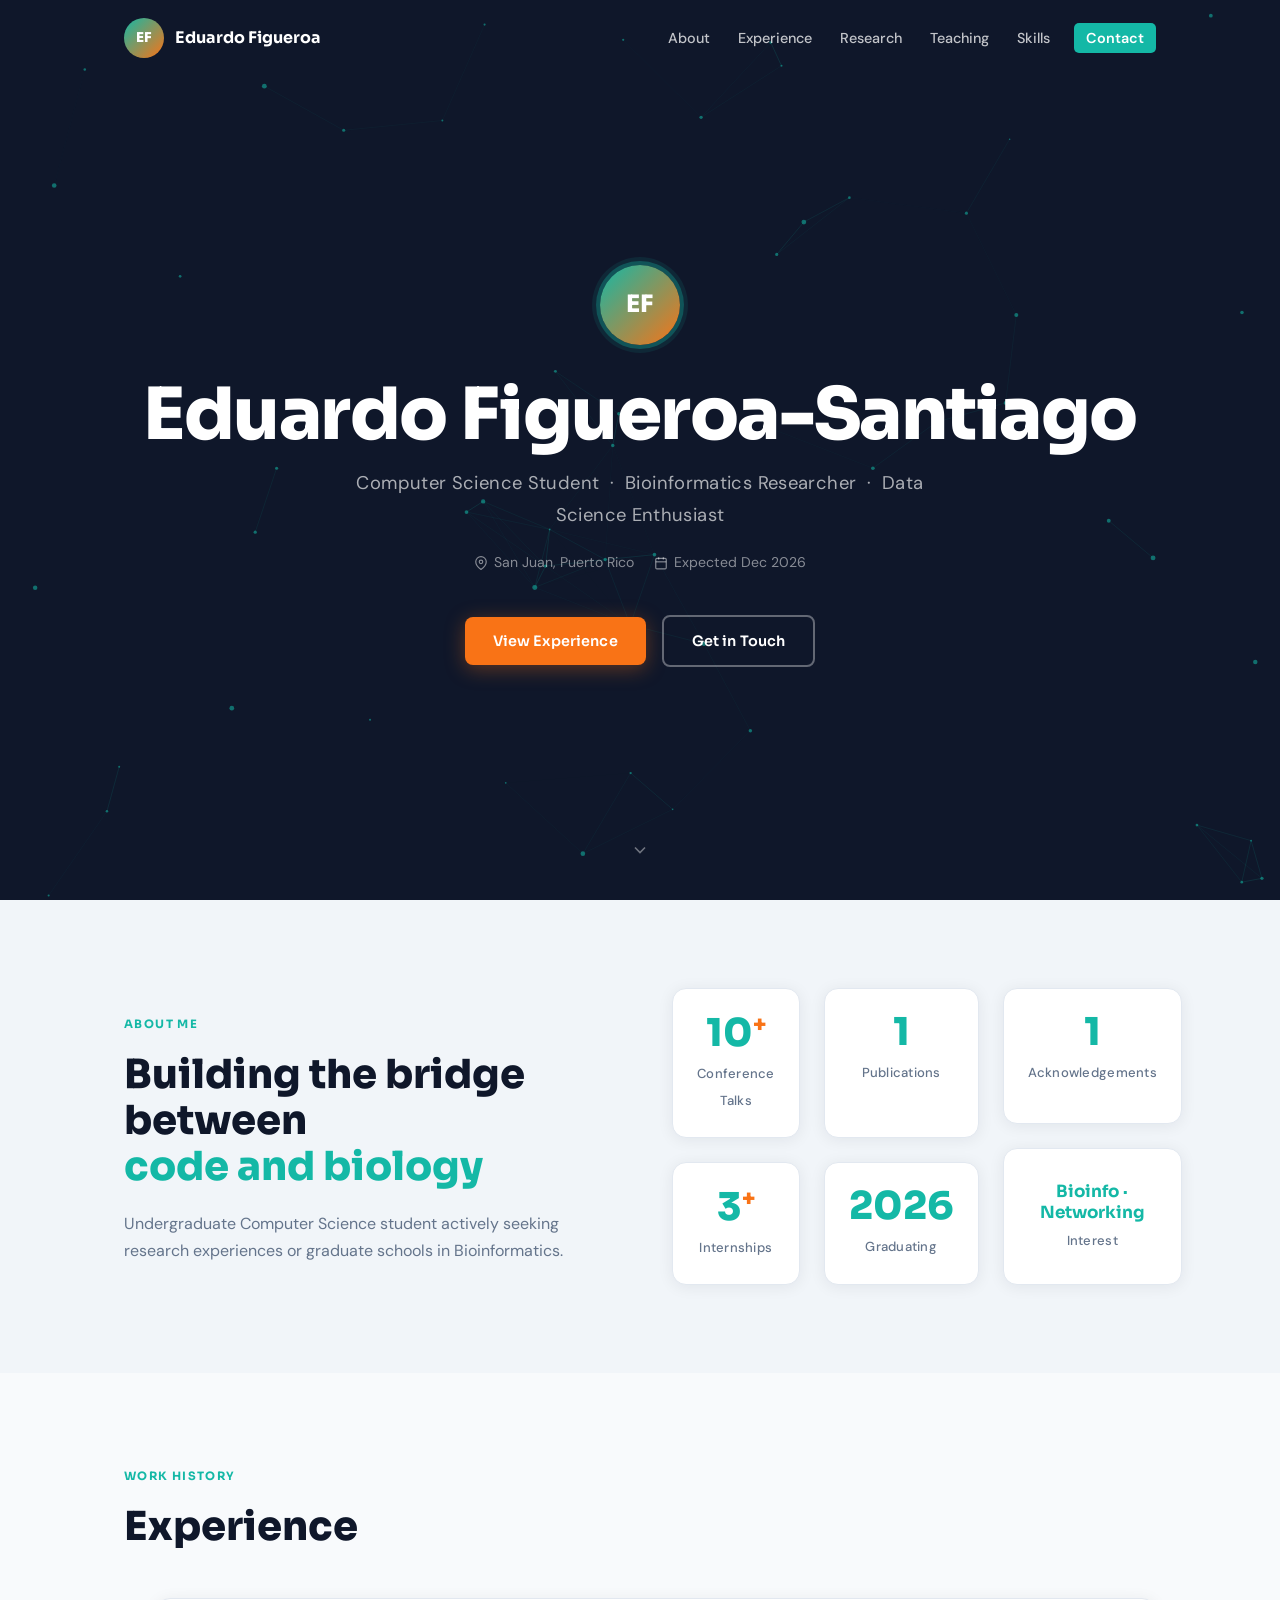
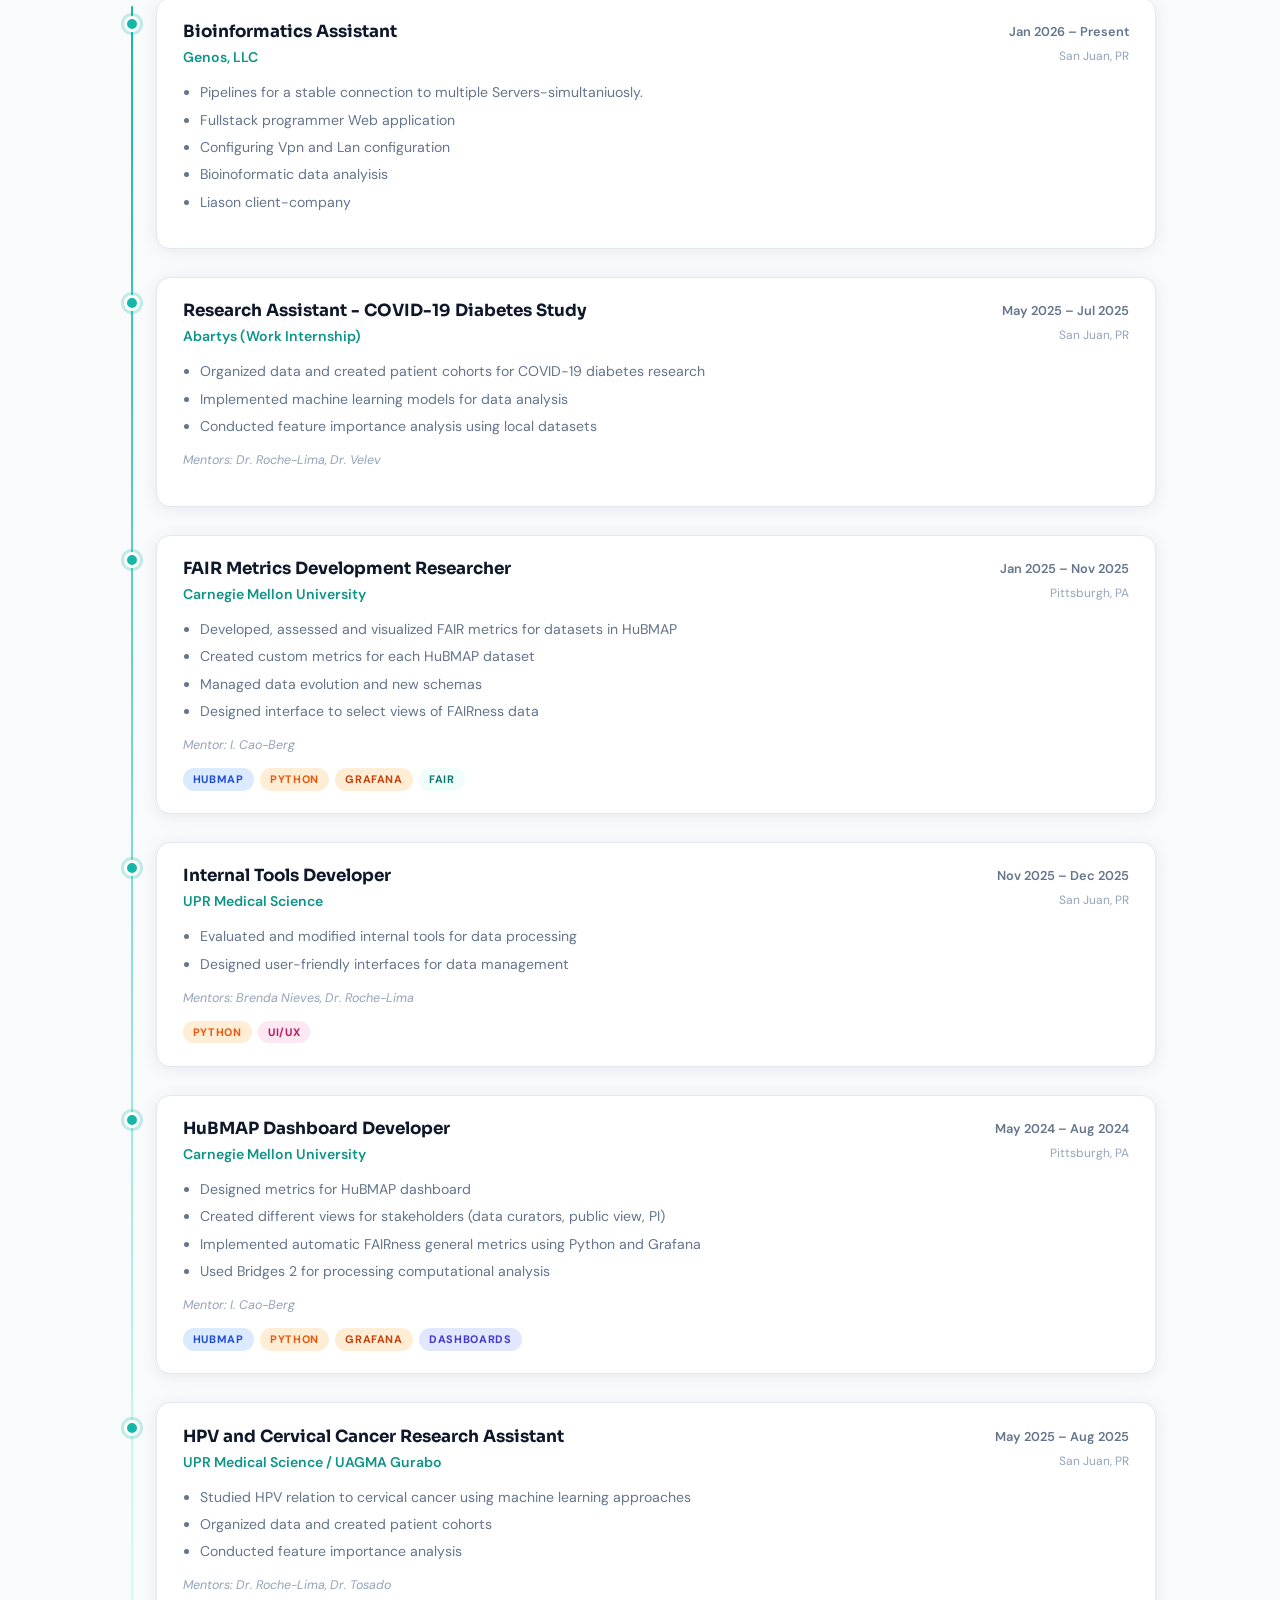
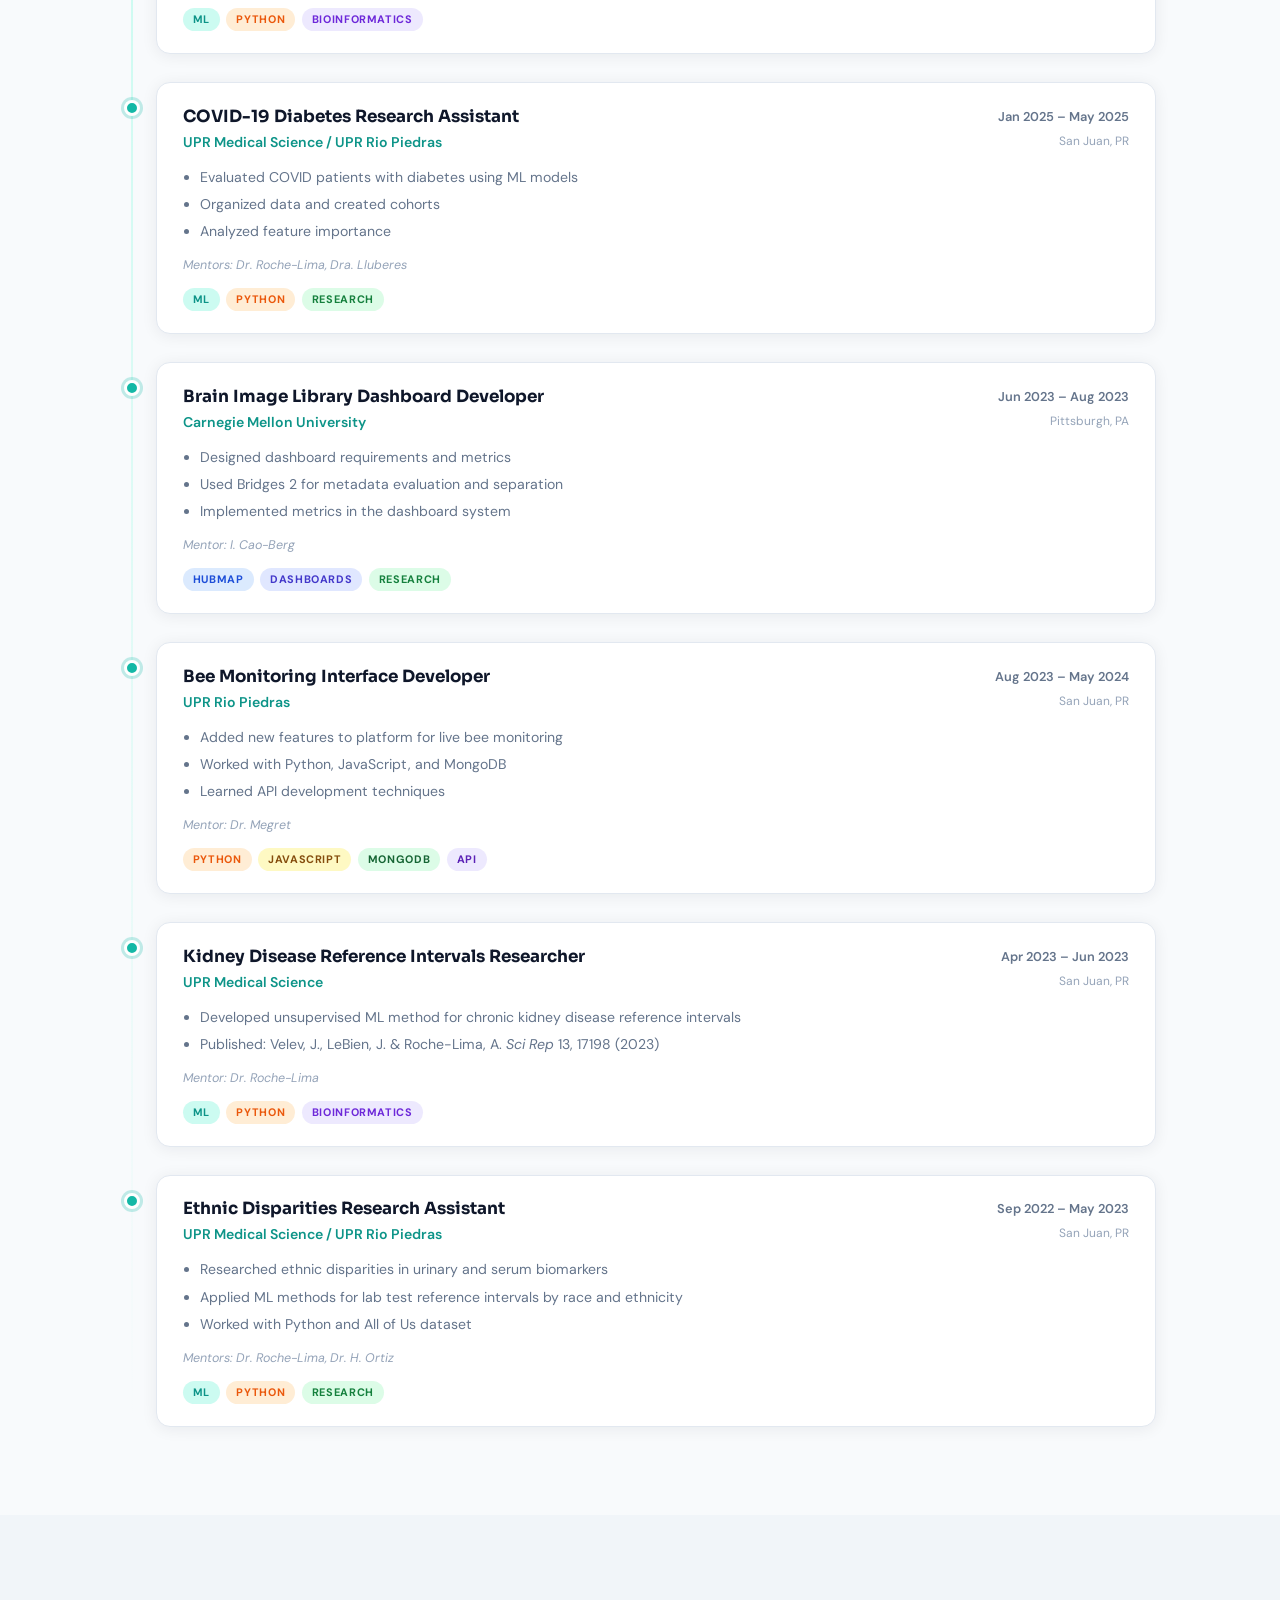
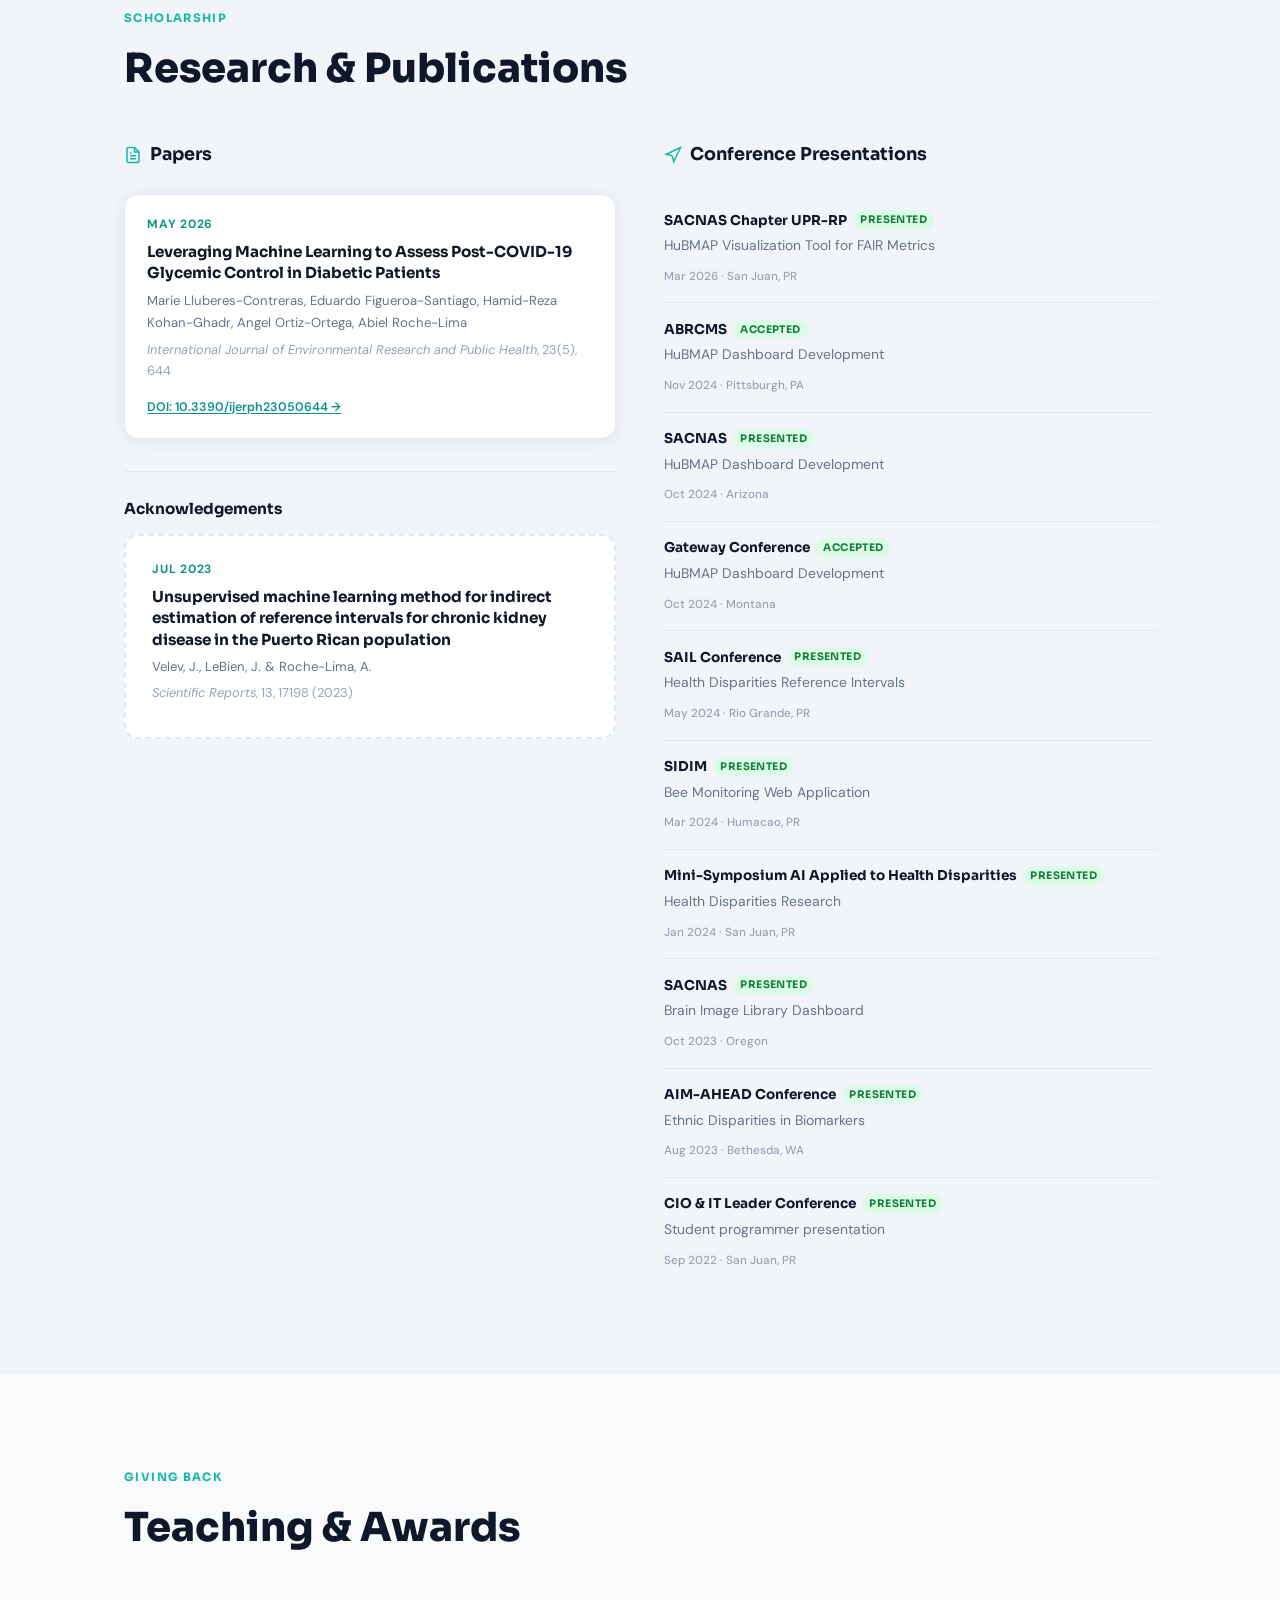
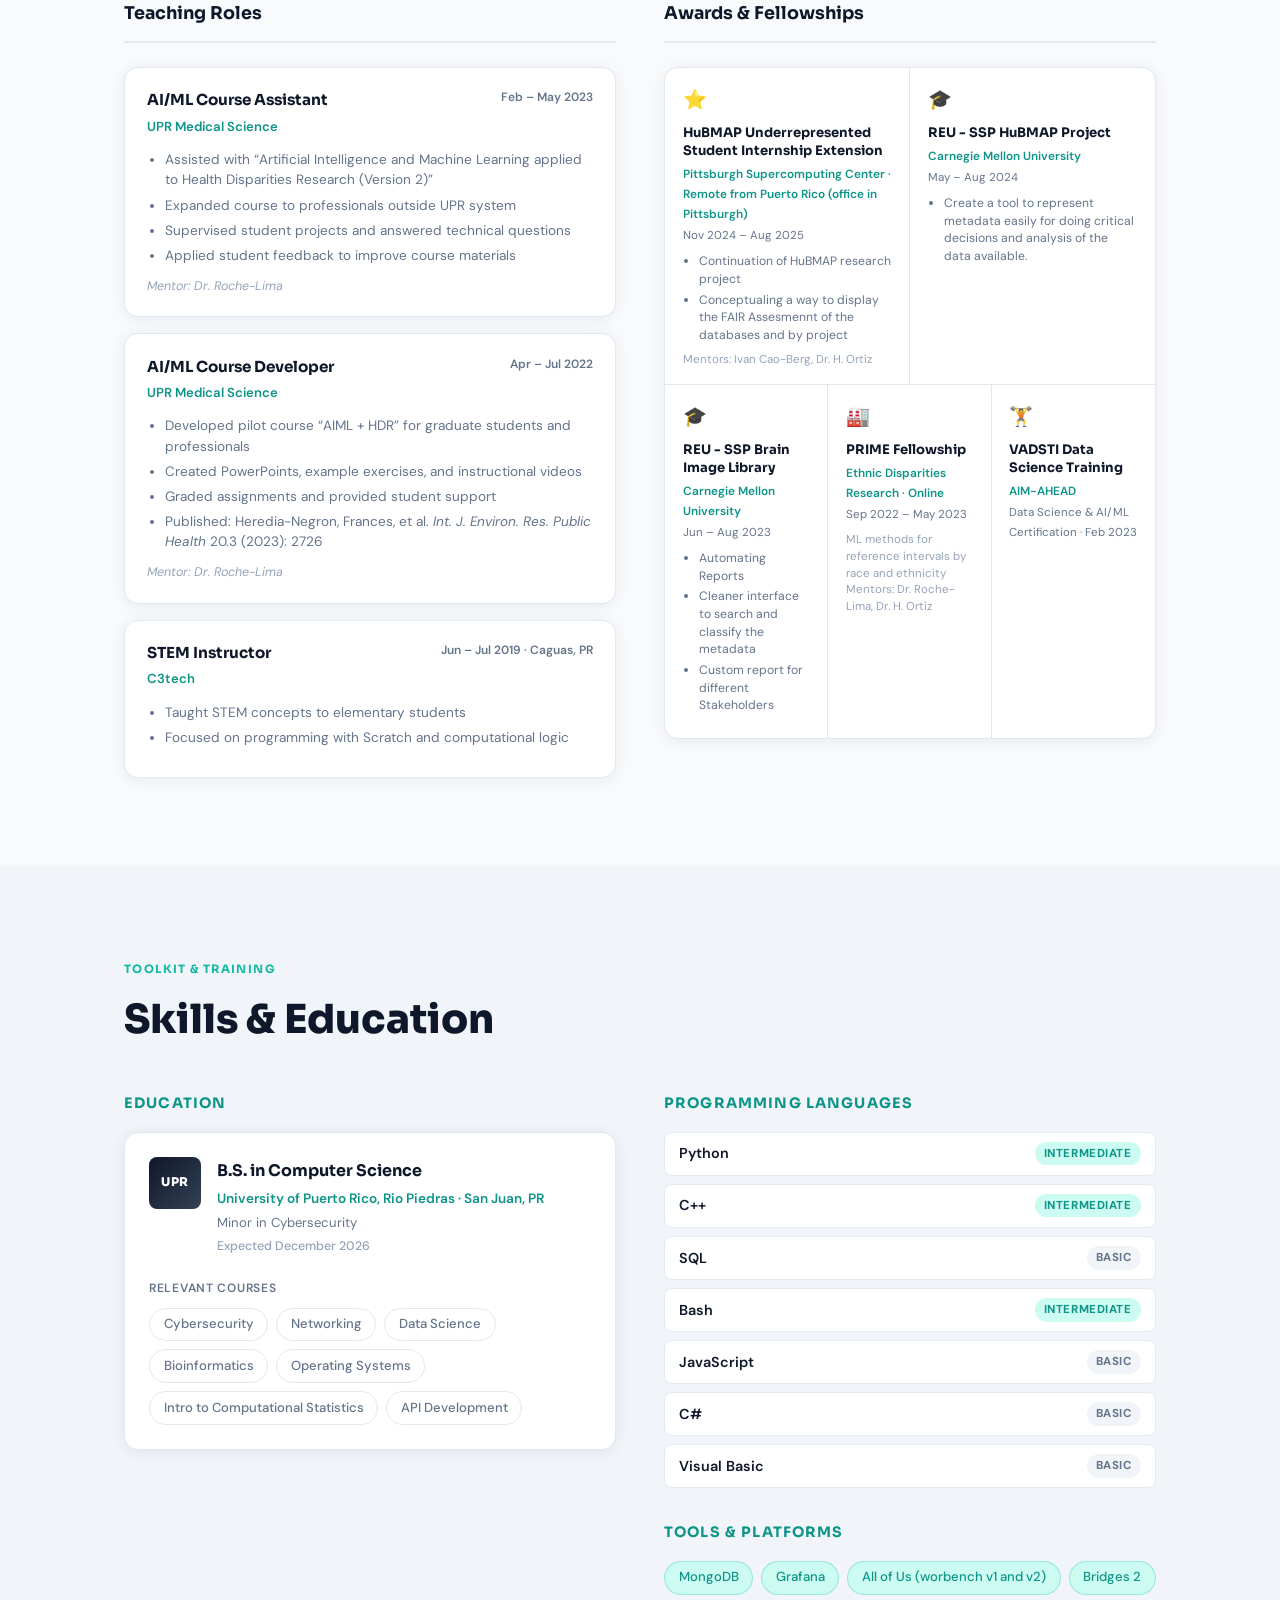
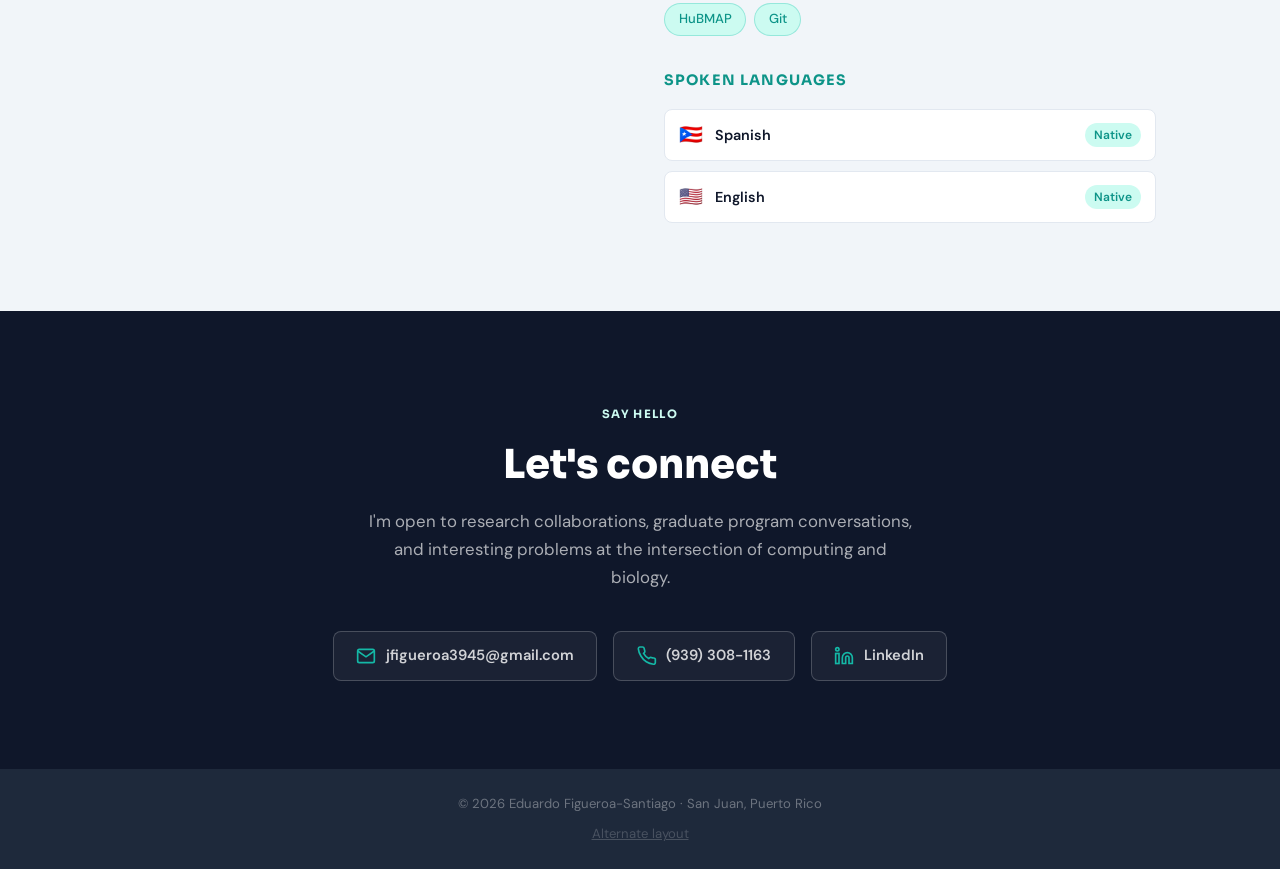
<file: index.html>
<!DOCTYPE html>
<html lang="en">
<head>
  <meta charset="UTF-8">
  <meta name="viewport" content="width=device-width, initial-scale=1.0">
  <meta name="description" content="Eduardo Figueroa-Santiago — Computer Science student actively seeking research experiences or graduate schools in Bioinformatics at UPR Rio Piedras.">
  <meta name="keywords" content="Bioinformatics, Computer Science, Machine Learning, Data Science, Eduardo Figueroa-Santiago, UPR, HuBMAP, FAIR metrics">
  <meta property="og:title" content="Eduardo Figueroa-Santiago">
  <meta property="og:description" content="CS Student · Bioinformatics Researcher · Data Science Enthusiast">
  <meta property="og:type" content="website">
  <meta property="og:url" content="https://eduardojfigueroa.github.io">
  <title>Eduardo Figueroa-Santiago</title>
  <link rel="preconnect" href="https://fonts.googleapis.com">
  <link rel="preconnect" href="https://fonts.gstatic.com" crossorigin>
  <link href="https://fonts.googleapis.com/css2?family=Sora:wght@400;600;700;800&family=DM+Sans:ital,opsz,wght@0,9..40,400;0,9..40,500;0,9..40,600;1,9..40,400&display=swap" rel="stylesheet">
  <link rel="stylesheet" href="css/styles.css">
</head>
<body>

  <a class="skip-link" href="#main">Skip to content</a>

  <!-- NAVIGATION -->
  <header class="site-header" id="site-header">
    <nav class="nav container" aria-label="Main navigation">
      <a href="#hero" class="nav-logo">
        <span class="logo-ring" aria-hidden="true">EF</span>
        <span class="logo-name">Eduardo Figueroa</span>
      </a>
      <button class="nav-toggle" aria-label="Open menu" aria-expanded="false" aria-controls="nav-menu">
        <span></span><span></span><span></span>
      </button>
      <ul class="nav-menu" id="nav-menu" role="list">
        <li><a href="#about" class="nav-link">About</a></li>
        <li><a href="#experience" class="nav-link">Experience</a></li>
        <li><a href="#research" class="nav-link">Research</a></li>
        <li><a href="#teaching" class="nav-link">Teaching</a></li>
        <li><a href="#skills" class="nav-link">Skills</a></li>
        <li><a href="#contact" class="nav-link nav-link--cta">Contact</a></li>
      </ul>
    </nav>
  </header>

  <main id="main">

    <!-- HERO -->
    <section id="hero" class="hero">
      <canvas id="hero-canvas" aria-hidden="true"></canvas>
      <div class="hero-content container">
        <div class="hero-avatar" aria-hidden="true">EF</div>
        <h1 class="hero-name">Eduardo Figueroa<wbr>-Santiago</h1>
        <p class="hero-tagline">
          Computer Science Student &nbsp;&middot;&nbsp; Bioinformatics Researcher &nbsp;&middot;&nbsp; Data Science Enthusiast
        </p>
        <p class="hero-meta">
          <span>
            <svg width="14" height="14" viewBox="0 0 24 24" fill="none" stroke="currentColor" stroke-width="2" aria-hidden="true"><path d="M21 10c0 7-9 13-9 13s-9-6-9-13a9 9 0 0 1 18 0z"/><circle cx="12" cy="10" r="3"/></svg>
            San Juan, Puerto Rico
          </span>
          <span>
            <svg width="14" height="14" viewBox="0 0 24 24" fill="none" stroke="currentColor" stroke-width="2" aria-hidden="true"><rect x="3" y="4" width="18" height="18" rx="2"/><line x1="16" y1="2" x2="16" y2="6"/><line x1="8" y1="2" x2="8" y2="6"/><line x1="3" y1="10" x2="21" y2="10"/></svg>
            Expected Dec 2026
          </span>
        </p>
        <div class="hero-ctas">
          <a href="#experience" class="btn btn--primary">View Experience</a>
          <a href="#contact" class="btn btn--ghost">Get in Touch</a>
        </div>
      </div>
      <a href="#about" class="hero-scroll" aria-label="Scroll to about">
        <svg width="20" height="20" viewBox="0 0 24 24" fill="none" stroke="currentColor" stroke-width="2" aria-hidden="true"><polyline points="6 9 12 15 18 9"/></svg>
      </a>
    </section>

    <!-- ABOUT -->
    <section id="about" class="section section--alt">
      <div class="container">
        <div class="about-grid">
          <div class="about-text reveal">
            <span class="section-label">About me</span>
            <h2 class="section-title">Building the bridge between<br><em>code and biology</em></h2>
            <p class="about-body">
              Undergraduate Computer Science student actively seeking research experiences or graduate schools in Bioinformatics.
            </p>
          </div>
          <div class="about-stats-board reveal">
            <div class="about-stats about-stats--core">
              <div class="stat">
                <span class="stat-num">10<span class="stat-sup">+</span></span>
                <span class="stat-label">Conference Talks</span>
              </div>
              <div class="stat">
                <span class="stat-num">1</span>
                <span class="stat-label">Publications</span>
              </div>
              <div class="stat">
                <span class="stat-num">3<span class="stat-sup">+</span></span>
                <span class="stat-label">Internships</span>
              </div>
              <div class="stat">
                <span class="stat-num">2026</span>
                <span class="stat-label">Graduating</span>
              </div>
            </div>
            <div class="about-stats about-stats--side">
              <a class="stat stat--link" href="#research-acknowledgements">
                <span class="stat-num">1</span>
                <span class="stat-label">Acknowledgements</span>
              </a>
              <div class="stat stat--text">
                <span class="stat-text">Bioinfo · Networking</span>
                <span class="stat-label">Interest</span>
              </div>
            </div>
          </div>
        </div>
      </div>
    </section>

    <!-- EXPERIENCE -->
    <section id="experience" class="section">
      <div class="container">
        <div class="section-header reveal">
          <span class="section-label">Work history</span>
          <h2 class="section-title">Experience</h2>
        </div>

        <div class="timeline">

          <article class="timeline-item reveal">
            <div class="timeline-dot"></div>
            <div class="timeline-card">
              <div class="timeline-top">
                <div>
                  <h3 class="timeline-role">Bioinformatics Assistant</h3>
                  <p class="timeline-org">Genos, LLC</p>
                </div>
                <div class="timeline-meta">
                  <span class="timeline-date">Jan 2026 – Present</span>
                  <span class="timeline-loc">San Juan, PR</span>
                </div>
              </div>
              <ul class="timeline-bullets">
                <li>Pipelines for a stable connection to multiple Servers-simultaniuosly.</li>
                <li>Fullstack programmer Web application</li>
                <li>Configuring Vpn and Lan configuration</li>
                <li>Bioinoformatic data analyisis</li>
                <li>Liason client-company</li>
              </ul>
            </div>
          </article>

          <article class="timeline-item reveal">
            <div class="timeline-dot"></div>
            <div class="timeline-card">
              <div class="timeline-top">
                <div>
                  <h3 class="timeline-role">Research Assistant - COVID-19 Diabetes Study</h3>
                  <p class="timeline-org">Abartys (Work Internship)</p>
                </div>
                <div class="timeline-meta">
                  <span class="timeline-date">May 2025 – Jul 2025</span>
                  <span class="timeline-loc">San Juan, PR</span>
                </div>
              </div>
              <ul class="timeline-bullets">
                <li>Organized data and created patient cohorts for COVID-19 diabetes research</li>
                <li>Implemented machine learning models for data analysis</li>
                <li>Conducted feature importance analysis using local datasets</li>
              </ul>
              <p class="timeline-mentor">Mentors: Dr. Roche-Lima, Dr. Velev</p>
            </div>
          </article>

          <article class="timeline-item reveal">
            <div class="timeline-dot"></div>
            <div class="timeline-card">
              <div class="timeline-top">
                <div>
                  <h3 class="timeline-role">FAIR Metrics Development Researcher</h3>
                  <p class="timeline-org">Carnegie Mellon University</p>
                </div>
                <div class="timeline-meta">
                  <span class="timeline-date">Jan 2025 – Nov 2025</span>
                  <span class="timeline-loc">Pittsburgh, PA</span>
                </div>
              </div>
              <ul class="timeline-bullets">
                <li>Developed, assessed and visualized FAIR metrics for datasets in HuBMAP</li>
                <li>Created custom metrics for each HuBMAP dataset</li>
                <li>Managed data evolution and new schemas</li>
                <li>Designed interface to select views of FAIRness data</li>
              </ul>
              <p class="timeline-mentor">Mentor: I. Cao-Berg</p>
              <div class="timeline-tags">
                <span class="tag tag--hubmap">HuBMAP</span>
                <span class="tag tag--python">Python</span>
                <span class="tag tag--grafana">Grafana</span>
                <span class="tag tag--fair">FAIR</span>
              </div>
            </div>
          </article>

          <article class="timeline-item reveal">
            <div class="timeline-dot"></div>
            <div class="timeline-card">
              <div class="timeline-top">
                <div>
                  <h3 class="timeline-role">Internal Tools Developer</h3>
                  <p class="timeline-org">UPR Medical Science</p>
                </div>
                <div class="timeline-meta">
                  <span class="timeline-date">Nov 2025 – Dec 2025</span>
                  <span class="timeline-loc">San Juan, PR</span>
                </div>
              </div>
              <ul class="timeline-bullets">
                <li>Evaluated and modified internal tools for data processing</li>
                <li>Designed user-friendly interfaces for data management</li>
              </ul>
              <p class="timeline-mentor">Mentors: Brenda Nieves, Dr. Roche-Lima</p>
              <div class="timeline-tags">
                <span class="tag tag--python">Python</span>
                <span class="tag tag--ui">UI/UX</span>
              </div>
            </div>
          </article>

          <article class="timeline-item reveal">
            <div class="timeline-dot"></div>
            <div class="timeline-card">
              <div class="timeline-top">
                <div>
                  <h3 class="timeline-role">HuBMAP Dashboard Developer</h3>
                  <p class="timeline-org">Carnegie Mellon University</p>
                </div>
                <div class="timeline-meta">
                  <span class="timeline-date">May 2024 – Aug 2024</span>
                  <span class="timeline-loc">Pittsburgh, PA</span>
                </div>
              </div>
              <ul class="timeline-bullets">
                <li>Designed metrics for HuBMAP dashboard</li>
                <li>Created different views for stakeholders (data curators, public view, PI)</li>
                <li>Implemented automatic FAIRness general metrics using Python and Grafana</li>
                <li>Used Bridges&nbsp;2 for processing computational analysis</li>
              </ul>
              <p class="timeline-mentor">Mentor: I. Cao-Berg</p>
              <div class="timeline-tags">
                <span class="tag tag--hubmap">HuBMAP</span>
                <span class="tag tag--python">Python</span>
                <span class="tag tag--grafana">Grafana</span>
                <span class="tag tag--dash">Dashboards</span>
              </div>
            </div>
          </article>

          <article class="timeline-item reveal">
            <div class="timeline-dot"></div>
            <div class="timeline-card">
              <div class="timeline-top">
                <div>
                  <h3 class="timeline-role">HPV and Cervical Cancer Research Assistant</h3>
                  <p class="timeline-org">UPR Medical Science / UAGMA Gurabo</p>
                </div>
                <div class="timeline-meta">
                  <span class="timeline-date">May 2025 – Aug 2025</span>
                  <span class="timeline-loc">San Juan, PR</span>
                </div>
              </div>
              <ul class="timeline-bullets">
                <li>Studied HPV relation to cervical cancer using machine learning approaches</li>
                <li>Organized data and created patient cohorts</li>
                <li>Conducted feature importance analysis</li>
              </ul>
              <p class="timeline-mentor">Mentors: Dr. Roche-Lima, Dr. Tosado</p>
              <div class="timeline-tags">
                <span class="tag tag--ml">ML</span>
                <span class="tag tag--python">Python</span>
                <span class="tag tag--bio">Bioinformatics</span>
              </div>
            </div>
          </article>

          <article class="timeline-item reveal">
            <div class="timeline-dot"></div>
            <div class="timeline-card">
              <div class="timeline-top">
                <div>
                  <h3 class="timeline-role">COVID-19 Diabetes Research Assistant</h3>
                  <p class="timeline-org">UPR Medical Science / UPR Rio Piedras</p>
                </div>
                <div class="timeline-meta">
                  <span class="timeline-date">Jan 2025 – May 2025</span>
                  <span class="timeline-loc">San Juan, PR</span>
                </div>
              </div>
              <ul class="timeline-bullets">
                <li>Evaluated COVID patients with diabetes using ML models</li>
                <li>Organized data and created cohorts</li>
                <li>Analyzed feature importance</li>
              </ul>
              <p class="timeline-mentor">Mentors: Dr. Roche-Lima, Dra. Lluberes</p>
              <div class="timeline-tags">
                <span class="tag tag--ml">ML</span>
                <span class="tag tag--python">Python</span>
                <span class="tag tag--research">Research</span>
              </div>
            </div>
          </article>

          <article class="timeline-item reveal">
            <div class="timeline-dot"></div>
            <div class="timeline-card">
              <div class="timeline-top">
                <div>
                  <h3 class="timeline-role">Brain Image Library Dashboard Developer</h3>
                  <p class="timeline-org">Carnegie Mellon University</p>
                </div>
                <div class="timeline-meta">
                  <span class="timeline-date">Jun 2023 – Aug 2023</span>
                  <span class="timeline-loc">Pittsburgh, PA</span>
                </div>
              </div>
              <ul class="timeline-bullets">
                <li>Designed dashboard requirements and metrics</li>
                <li>Used Bridges&nbsp;2 for metadata evaluation and separation</li>
                <li>Implemented metrics in the dashboard system</li>
              </ul>
              <p class="timeline-mentor">Mentor: I. Cao-Berg</p>
              <div class="timeline-tags">
                <span class="tag tag--hubmap">HuBMAP</span>
                <span class="tag tag--dash">Dashboards</span>
                <span class="tag tag--research">Research</span>
              </div>
            </div>
          </article>

          <article class="timeline-item reveal">
            <div class="timeline-dot"></div>
            <div class="timeline-card">
              <div class="timeline-top">
                <div>
                  <h3 class="timeline-role">Bee Monitoring Interface Developer</h3>
                  <p class="timeline-org">UPR Rio Piedras</p>
                </div>
                <div class="timeline-meta">
                  <span class="timeline-date">Aug 2023 – May 2024</span>
                  <span class="timeline-loc">San Juan, PR</span>
                </div>
              </div>
              <ul class="timeline-bullets">
                <li>Added new features to platform for live bee monitoring</li>
                <li>Worked with Python, JavaScript, and MongoDB</li>
                <li>Learned API development techniques</li>
              </ul>
              <p class="timeline-mentor">Mentor: Dr. Megret</p>
              <div class="timeline-tags">
                <span class="tag tag--python">Python</span>
                <span class="tag tag--js">JavaScript</span>
                <span class="tag tag--mongo">MongoDB</span>
                <span class="tag tag--api">API</span>
              </div>
            </div>
          </article>

          <article class="timeline-item reveal">
            <div class="timeline-dot"></div>
            <div class="timeline-card">
              <div class="timeline-top">
                <div>
                  <h3 class="timeline-role">Kidney Disease Reference Intervals Researcher</h3>
                  <p class="timeline-org">UPR Medical Science</p>
                </div>
                <div class="timeline-meta">
                  <span class="timeline-date">Apr 2023 – Jun 2023</span>
                  <span class="timeline-loc">San Juan, PR</span>
                </div>
              </div>
              <ul class="timeline-bullets">
                <li>Developed unsupervised ML method for chronic kidney disease reference intervals</li>
                <li>Published: Velev, J., LeBien, J. &amp; Roche-Lima, A. <em>Sci Rep</em> 13, 17198 (2023)</li>
              </ul>
              <p class="timeline-mentor">Mentor: Dr. Roche-Lima</p>
              <div class="timeline-tags">
                <span class="tag tag--ml">ML</span>
                <span class="tag tag--python">Python</span>
                <span class="tag tag--bio">Bioinformatics</span>
              </div>
            </div>
          </article>

          <article class="timeline-item reveal">
            <div class="timeline-dot"></div>
            <div class="timeline-card">
              <div class="timeline-top">
                <div>
                  <h3 class="timeline-role">Ethnic Disparities Research Assistant</h3>
                  <p class="timeline-org">UPR Medical Science / UPR Rio Piedras</p>
                </div>
                <div class="timeline-meta">
                  <span class="timeline-date">Sep 2022 – May 2023</span>
                  <span class="timeline-loc">San Juan, PR</span>
                </div>
              </div>
              <ul class="timeline-bullets">
                <li>Researched ethnic disparities in urinary and serum biomarkers</li>
                <li>Applied ML methods for lab test reference intervals by race and ethnicity</li>
                <li>Worked with Python and All of Us dataset</li>
              </ul>
              <p class="timeline-mentor">Mentors: Dr. Roche-Lima, Dr. H. Ortiz</p>
              <div class="timeline-tags">
                <span class="tag tag--ml">ML</span>
                <span class="tag tag--python">Python</span>
                <span class="tag tag--research">Research</span>
              </div>
            </div>
          </article>

        </div>
      </div>
    </section>

    <!-- RESEARCH -->
    <section id="research" class="section section--alt">
      <div class="container">
        <div class="section-header reveal">
          <span class="section-label">Scholarship</span>
          <h2 class="section-title">Research &amp; Publications</h2>
        </div>

        <div class="research-grid">

          <div class="research-col reveal">
            <h3 class="research-col-title">
              <svg width="18" height="18" viewBox="0 0 24 24" fill="none" stroke="currentColor" stroke-width="2" aria-hidden="true"><path d="M14 2H6a2 2 0 0 0-2 2v16a2 2 0 0 0 2 2h12a2 2 0 0 0 2-2V8z"/><polyline points="14 2 14 8 20 8"/><line x1="16" y1="13" x2="8" y2="13"/><line x1="16" y1="17" x2="8" y2="17"/><polyline points="10 9 9 9 8 9"/></svg>
              Papers
            </h3>

            <article class="pub-card">
              <p class="pub-date">May 2026</p>
              <h4 class="pub-title">Leveraging Machine Learning to Assess Post-COVID-19 Glycemic Control in Diabetic Patients</h4>
              <p class="pub-authors">Marie Lluberes-Contreras, Eduardo Figueroa-Santiago, Hamid-Reza Kohan-Ghadr, Angel Ortiz-Ortega, Abiel Roche-Lima</p>
              <p class="pub-venue"><em>International Journal of Environmental Research and Public Health</em>, 23(5), 644</p>
              <a href="https://doi.org/10.3390/ijerph23050644" class="pub-doi" target="_blank" rel="noopener">DOI: 10.3390/ijerph23050644 &rarr;</a>
            </article>

            <div class="ack-section" id="research-acknowledgements">
              <h3 class="research-subtitle">Acknowledgements</h3>
              <div class="ack-section-body">
                <article class="pub-card pub-card--ack">
                  <p class="pub-date">Jul 2023</p>
                  <h4 class="pub-title">Unsupervised machine learning method for indirect estimation of reference intervals for chronic kidney disease in the Puerto Rican population</h4>
                  <p class="pub-authors">Velev, J., LeBien, J. &amp; Roche-Lima, A.</p>
                  <p class="pub-venue"><em>Scientific Reports</em>, 13, 17198 (2023)</p>
                </article>
              </div>
            </div>

          </div>

          <div class="research-col reveal">
            <h3 class="research-col-title">
              <svg width="18" height="18" viewBox="0 0 24 24" fill="none" stroke="currentColor" stroke-width="2" aria-hidden="true"><polygon points="3 11 22 2 13 21 11 13 3 11"/></svg>
              Conference Presentations
            </h3>

            <ul class="talks-list">
              <li class="talk-item">
                <div class="talk-venue">SACNAS Chapter UPR-RP <span class="badge-accept">Presented</span></div>
                <div class="talk-title">HuBMAP Visualization Tool for FAIR Metrics</div>
                <span class="talk-meta">Mar 2026 &middot; San Juan, PR</span>
              </li>
              <li class="talk-item">
                <div class="talk-venue">ABRCMS <span class="badge-accept">Accepted</span></div>
                <div class="talk-title">HuBMAP Dashboard Development</div>
                <span class="talk-meta">Nov 2024 &middot; Pittsburgh, PA</span>
              </li>
              <li class="talk-item">
                <div class="talk-venue">SACNAS <span class="badge-accept">Presented</span></div>
                <div class="talk-title">HuBMAP Dashboard Development</div>
                <span class="talk-meta">Oct 2024 &middot; Arizona</span>
              </li>
              <li class="talk-item">
                <div class="talk-venue">Gateway Conference <span class="badge-accept">Accepted</span></div>
                <div class="talk-title">HuBMAP Dashboard Development</div>
                <span class="talk-meta">Oct 2024 &middot; Montana</span>
              </li>
              <li class="talk-item">
                <div class="talk-venue">SAIL Conference <span class="badge-accept">Presented</span></div>
                <div class="talk-title">Health Disparities Reference Intervals</div>
                <span class="talk-meta">May 2024 &middot; Rio Grande, PR</span>
              </li>
              <li class="talk-item">
                <div class="talk-venue">SIDIM <span class="badge-accept">Presented</span></div>
                <div class="talk-title">Bee Monitoring Web Application</div>
                <span class="talk-meta">Mar 2024 &middot; Humacao, PR</span>
              </li>
              <li class="talk-item">
                <div class="talk-venue">Mini-Symposium AI Applied to Health Disparities <span class="badge-accept">Presented</span></div>
                <div class="talk-title">Health Disparities Research</div>
                <span class="talk-meta">Jan 2024 &middot; San Juan, PR</span>
              </li>
              <li class="talk-item">
                <div class="talk-venue">SACNAS <span class="badge-accept">Presented</span></div>
                <div class="talk-title">Brain Image Library Dashboard</div>
                <span class="talk-meta">Oct 2023 &middot; Oregon</span>
              </li>
              <li class="talk-item">
                <div class="talk-venue">AIM-AHEAD Conference <span class="badge-accept">Presented</span></div>
                <div class="talk-title">Ethnic Disparities in Biomarkers</div>
                <span class="talk-meta">Aug 2023 &middot; Bethesda, WA</span>
              </li>
              <li class="talk-item">
                <div class="talk-venue">CIO &amp; IT Leader Conference <span class="badge-accept">Presented</span></div>
                <div class="talk-title">Student programmer presentation</div>
                <span class="talk-meta">Sep 2022 &middot; San Juan, PR</span>
              </li>
            </ul>

          </div>
        </div>
      </div>
    </section>

    <!-- TEACHING & AWARDS -->
    <section id="teaching" class="section">
      <div class="container">
        <div class="section-header reveal">
          <span class="section-label">Giving back</span>
          <h2 class="section-title">Teaching &amp; Awards</h2>
        </div>

        <div class="ta-grid">

          <div class="ta-col">
            <h3 class="ta-col-title">Teaching Roles</h3>

            <div class="ta-card reveal">
              <div class="ta-card-top">
                <div>
                  <h4>AI/ML Course Assistant</h4>
                  <p class="ta-org">UPR Medical Science</p>
                </div>
                <span class="ta-date">Feb – May 2023</span>
              </div>
              <ul class="ta-bullets">
                <li>Assisted with &ldquo;Artificial Intelligence and Machine Learning applied to Health Disparities Research (Version 2)&rdquo;</li>
                <li>Expanded course to professionals outside UPR system</li>
                <li>Supervised student projects and answered technical questions</li>
                <li>Applied student feedback to improve course materials</li>
              </ul>
              <p class="ta-mentor">Mentor: Dr. Roche-Lima</p>
            </div>

            <div class="ta-card reveal">
              <div class="ta-card-top">
                <div>
                  <h4>AI/ML Course Developer</h4>
                  <p class="ta-org">UPR Medical Science</p>
                </div>
                <span class="ta-date">Apr – Jul 2022</span>
              </div>
              <ul class="ta-bullets">
                <li>Developed pilot course &ldquo;AIML + HDR&rdquo; for graduate students and professionals</li>
                <li>Created PowerPoints, example exercises, and instructional videos</li>
                <li>Graded assignments and provided student support</li>
                <li>Published: Heredia-Negron, Frances, et al. <em>Int. J. Environ. Res. Public Health</em> 20.3 (2023): 2726</li>
              </ul>
              <p class="ta-mentor">Mentor: Dr. Roche-Lima</p>
            </div>

            <div class="ta-card reveal">
              <div class="ta-card-top">
                <div>
                  <h4>STEM Instructor</h4>
                  <p class="ta-org">C3tech</p>
                </div>
                <span class="ta-date">Jun – Jul 2019 &middot; Caguas, PR</span>
              </div>
              <ul class="ta-bullets">
                <li>Taught STEM concepts to elementary students</li>
                <li>Focused on programming with Scratch and computational logic</li>
              </ul>
            </div>
          </div>

          <div class="ta-col">
            <h3 class="ta-col-title">Awards &amp; Fellowships</h3>

            <div class="awards-panel reveal">
              <div class="awards-panel-row awards-panel-row--2">
                <article class="awards-panel-cell">
                  <span class="award-tile-icon" aria-hidden="true">&#11088;</span>
                  <h4 class="award-tile-title">HuBMAP Underrepresented Student Internship Extension</h4>
                  <p class="award-tile-org">Pittsburgh Supercomputing Center &middot; Remote from Puerto Rico (office in Pittsburgh)</p>
                  <p class="award-tile-date">Nov 2024 – Aug 2025</p>
                  <ul class="award-tile-bullets">
                    <li>Continuation of HuBMAP research project</li>
                    <li>Conceptualing a way to display the FAIR Assesmennt of the databases and by project</li>
                  </ul>
                  <p class="award-tile-note">Mentors: Ivan Cao-Berg, Dr. H. Ortiz</p>
                </article>
                <article class="awards-panel-cell">
                  <span class="award-tile-icon" aria-hidden="true">&#127891;</span>
                  <h4 class="award-tile-title">REU - SSP HuBMAP Project</h4>
                  <p class="award-tile-org">Carnegie Mellon University</p>
                  <p class="award-tile-date">May – Aug 2024</p>
                  <ul class="award-tile-bullets">
                    <li>Create a tool to represent metadata easily for doing critical decisions and analysis of the data available.</li>
                  </ul>
                </article>
              </div>
              <div class="awards-panel-row awards-panel-row--3">
                <article class="awards-panel-cell">
                  <span class="award-tile-icon" aria-hidden="true">&#127891;</span>
                  <h4 class="award-tile-title">REU - SSP Brain Image Library</h4>
                  <p class="award-tile-org">Carnegie Mellon University</p>
                  <p class="award-tile-date">Jun – Aug 2023</p>
                  <ul class="award-tile-bullets">
                    <li>Automating Reports</li>
                    <li>Cleaner interface to search and classify the metadata</li>
                    <li>Custom report for different Stakeholders</li>
                  </ul>
                </article>
                <article class="awards-panel-cell">
                  <span class="award-tile-icon" aria-hidden="true">&#127981;</span>
                  <h4 class="award-tile-title">PRIME Fellowship</h4>
                  <p class="award-tile-org">Ethnic Disparities Research &middot; Online</p>
                  <p class="award-tile-date">Sep 2022 – May 2023</p>
                  <p class="award-tile-note">ML methods for reference intervals by race and ethnicity<br>Mentors: Dr. Roche-Lima, Dr. H. Ortiz</p>
                </article>
                <article class="awards-panel-cell">
                  <span class="award-tile-icon" aria-hidden="true">&#127947;</span>
                  <h4 class="award-tile-title">VADSTI Data Science Training</h4>
                  <p class="award-tile-org">AIM-AHEAD</p>
                  <p class="award-tile-date">Data Science &amp; AI/ML Certification &middot; Feb 2023</p>
                </article>
              </div>
            </div>
          </div>

        </div>
      </div>
    </section>

    <!-- SKILLS & EDUCATION -->
    <section id="skills" class="section section--alt">
      <div class="container">
        <div class="section-header reveal">
          <span class="section-label">Toolkit &amp; training</span>
          <h2 class="section-title">Skills &amp; Education</h2>
        </div>

        <div class="skills-grid">

          <div class="skills-block reveal">
            <h3 class="skills-block-title">Education</h3>
            <div class="edu-card">
              <div class="edu-header">
                <span class="edu-initials" aria-hidden="true">UPR</span>
                <div>
                  <h4 class="edu-degree">B.S. in Computer Science</h4>
                  <p class="edu-school">University of Puerto Rico, Rio Piedras &middot; San Juan, PR</p>
                  <p class="edu-minor">Minor in Cybersecurity</p>
                  <p class="edu-grad">Expected December 2026</p>
                </div>
              </div>
              <div class="edu-courses">
                <p class="edu-courses-label">Relevant courses</p>
                <div class="pill-group">
                  <span class="pill">Cybersecurity</span>
                  <span class="pill">Networking</span>
                  <span class="pill">Data Science</span>
                  <span class="pill">Bioinformatics</span>
                  <span class="pill">Operating Systems</span>
                  <span class="pill">Intro to Computational Statistics</span>
                  <span class="pill">API Development</span>
                </div>
              </div>
            </div>
          </div>

          <div class="skills-block reveal">
            <h3 class="skills-block-title">Programming Languages</h3>
            <div class="skill-list">
              <div class="skill-row">
                <span class="skill-name">Python</span>
                <span class="skill-level skill-level--intermediate">Intermediate</span>
              </div>
              <div class="skill-row">
                <span class="skill-name">C++</span>
                <span class="skill-level skill-level--intermediate">Intermediate</span>
              </div>
              <div class="skill-row">
                <span class="skill-name">SQL</span>
                <span class="skill-level skill-level--basic">Basic</span>
              </div>
              <div class="skill-row">
                <span class="skill-name">Bash</span>
                <span class="skill-level skill-level--intermediate">Intermediate</span>
              </div>
              <div class="skill-row">
                <span class="skill-name">JavaScript</span>
                <span class="skill-level skill-level--basic">Basic</span>
              </div>
              <div class="skill-row">
                <span class="skill-name">C#</span>
                <span class="skill-level skill-level--basic">Basic</span>
              </div>
              <div class="skill-row">
                <span class="skill-name">Visual Basic</span>
                <span class="skill-level skill-level--basic">Basic</span>
              </div>
            </div>

            <h3 class="skills-block-title" style="margin-top: 2rem;">Tools &amp; Platforms</h3>
            <div class="pill-group">
              <span class="pill pill--teal">MongoDB</span>
              <span class="pill pill--teal">Grafana</span>
              <span class="pill pill--teal">All of Us (worbench v1 and v2)</span>
              <span class="pill pill--teal">Bridges 2</span>
              <span class="pill pill--teal">HuBMAP</span>
              <span class="pill pill--teal">Git</span>
            </div>

            <h3 class="skills-block-title" style="margin-top: 2rem;">Spoken Languages</h3>
            <div class="lang-list">
              <div class="lang-row">
                <span class="lang-flag">&#127477;&#127479;</span>
                <span class="lang-name">Spanish</span>
                <span class="lang-level">Native</span>
              </div>
              <div class="lang-row">
                <span class="lang-flag">&#127482;&#127480;</span>
                <span class="lang-name">English</span>
                <span class="lang-level">Native</span>
              </div>
            </div>
          </div>

        </div>
      </div>
    </section>

    <!-- CONTACT -->
    <section id="contact" class="section section--dark">
      <div class="container">
        <div class="contact-inner reveal">
          <span class="section-label section-label--light">Say hello</span>
          <h2 class="section-title section-title--light">Let's connect</h2>
          <p class="contact-body">
            I'm open to research collaborations, graduate program conversations, and interesting problems at the intersection of computing and biology.
          </p>
          <div class="contact-links">
            <a href="mailto:jfigueroa3945@gmail.com" class="contact-link">
              <svg width="20" height="20" viewBox="0 0 24 24" fill="none" stroke="currentColor" stroke-width="2" aria-hidden="true"><path d="M4 4h16c1.1 0 2 .9 2 2v12c0 1.1-.9 2-2 2H4c-1.1 0-2-.9-2-2V6c0-1.1.9-2 2-2z"/><polyline points="22,6 12,13 2,6"/></svg>
              jfigueroa3945@gmail.com
            </a>
            <a href="tel:+19393081163" class="contact-link">
              <svg width="20" height="20" viewBox="0 0 24 24" fill="none" stroke="currentColor" stroke-width="2" aria-hidden="true"><path d="M22 16.92v3a2 2 0 0 1-2.18 2 19.79 19.79 0 0 1-8.63-3.07A19.5 19.5 0 0 1 4.69 12 19.79 19.79 0 0 1 1.61 3.4a2 2 0 0 1 1.99-2.18h3a2 2 0 0 1 2 1.72c.127.96.361 1.903.7 2.81a2 2 0 0 1-.45 2.11L7.91 8.91a16 16 0 0 0 6.18 6.18l.95-.94a2 2 0 0 1 2.11-.45c.907.339 1.85.573 2.81.7A2 2 0 0 1 22 16.92z"/></svg>
              (939) 308-1163
            </a>
            <a href="https://www.linkedin.com/in/eduardo-figueroa-7638191ba/" class="contact-link" target="_blank" rel="noopener">
              <svg width="20" height="20" viewBox="0 0 24 24" fill="none" stroke="currentColor" stroke-width="2" aria-hidden="true"><path d="M16 8a6 6 0 0 1 6 6v7h-4v-7a2 2 0 0 0-2-2 2 2 0 0 0-2 2v7h-4v-7a6 6 0 0 1 6-6z"/><rect x="2" y="9" width="4" height="12"/><circle cx="4" cy="4" r="2"/></svg>
              LinkedIn
            </a>
          </div>
        </div>
      </div>
    </section>

  </main>

  <footer class="footer">
    <div class="container">
      <p>&copy; 2026 Eduardo Figueroa-Santiago &middot; San Juan, Puerto Rico</p>
      <p class="footer-alt"><a href="v2/">Alternate layout</a></p>
    </div>
  </footer>

  <script src="js/main.js"></script>
</body>
</html>
</file>
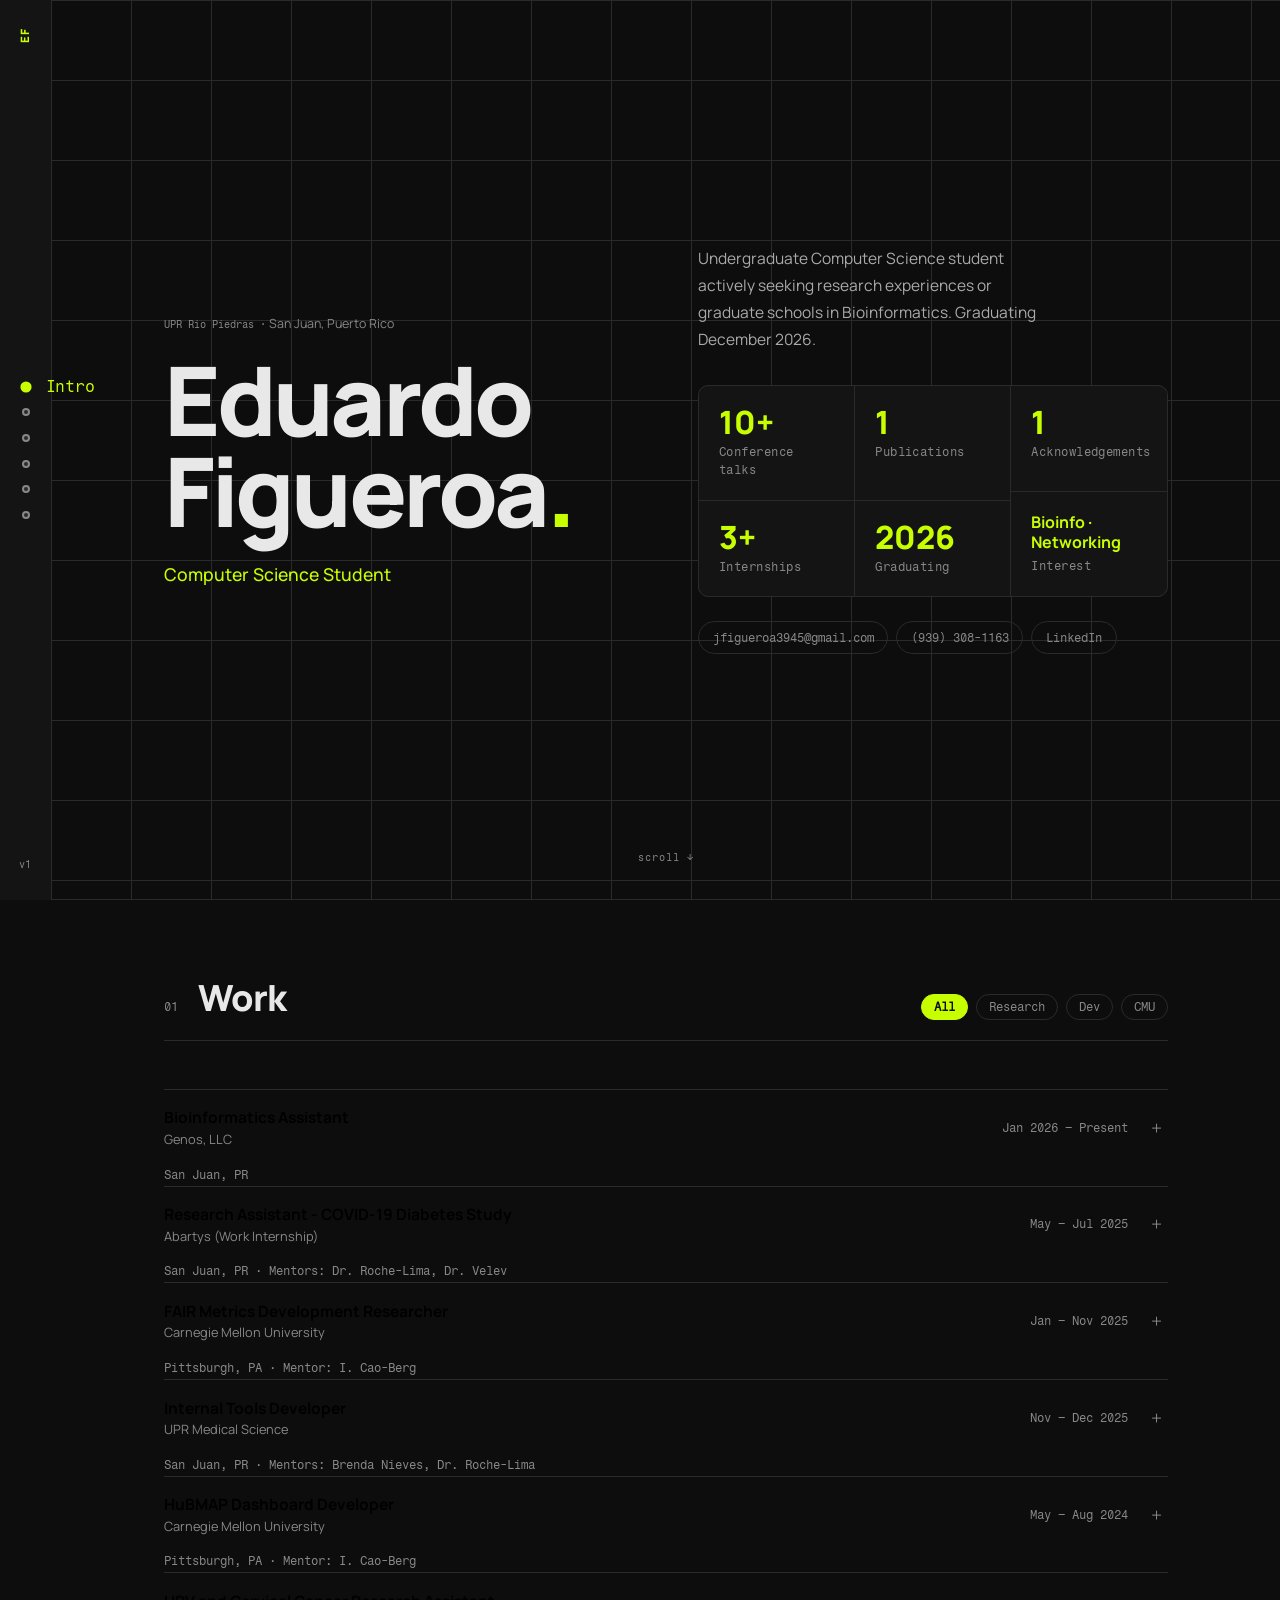
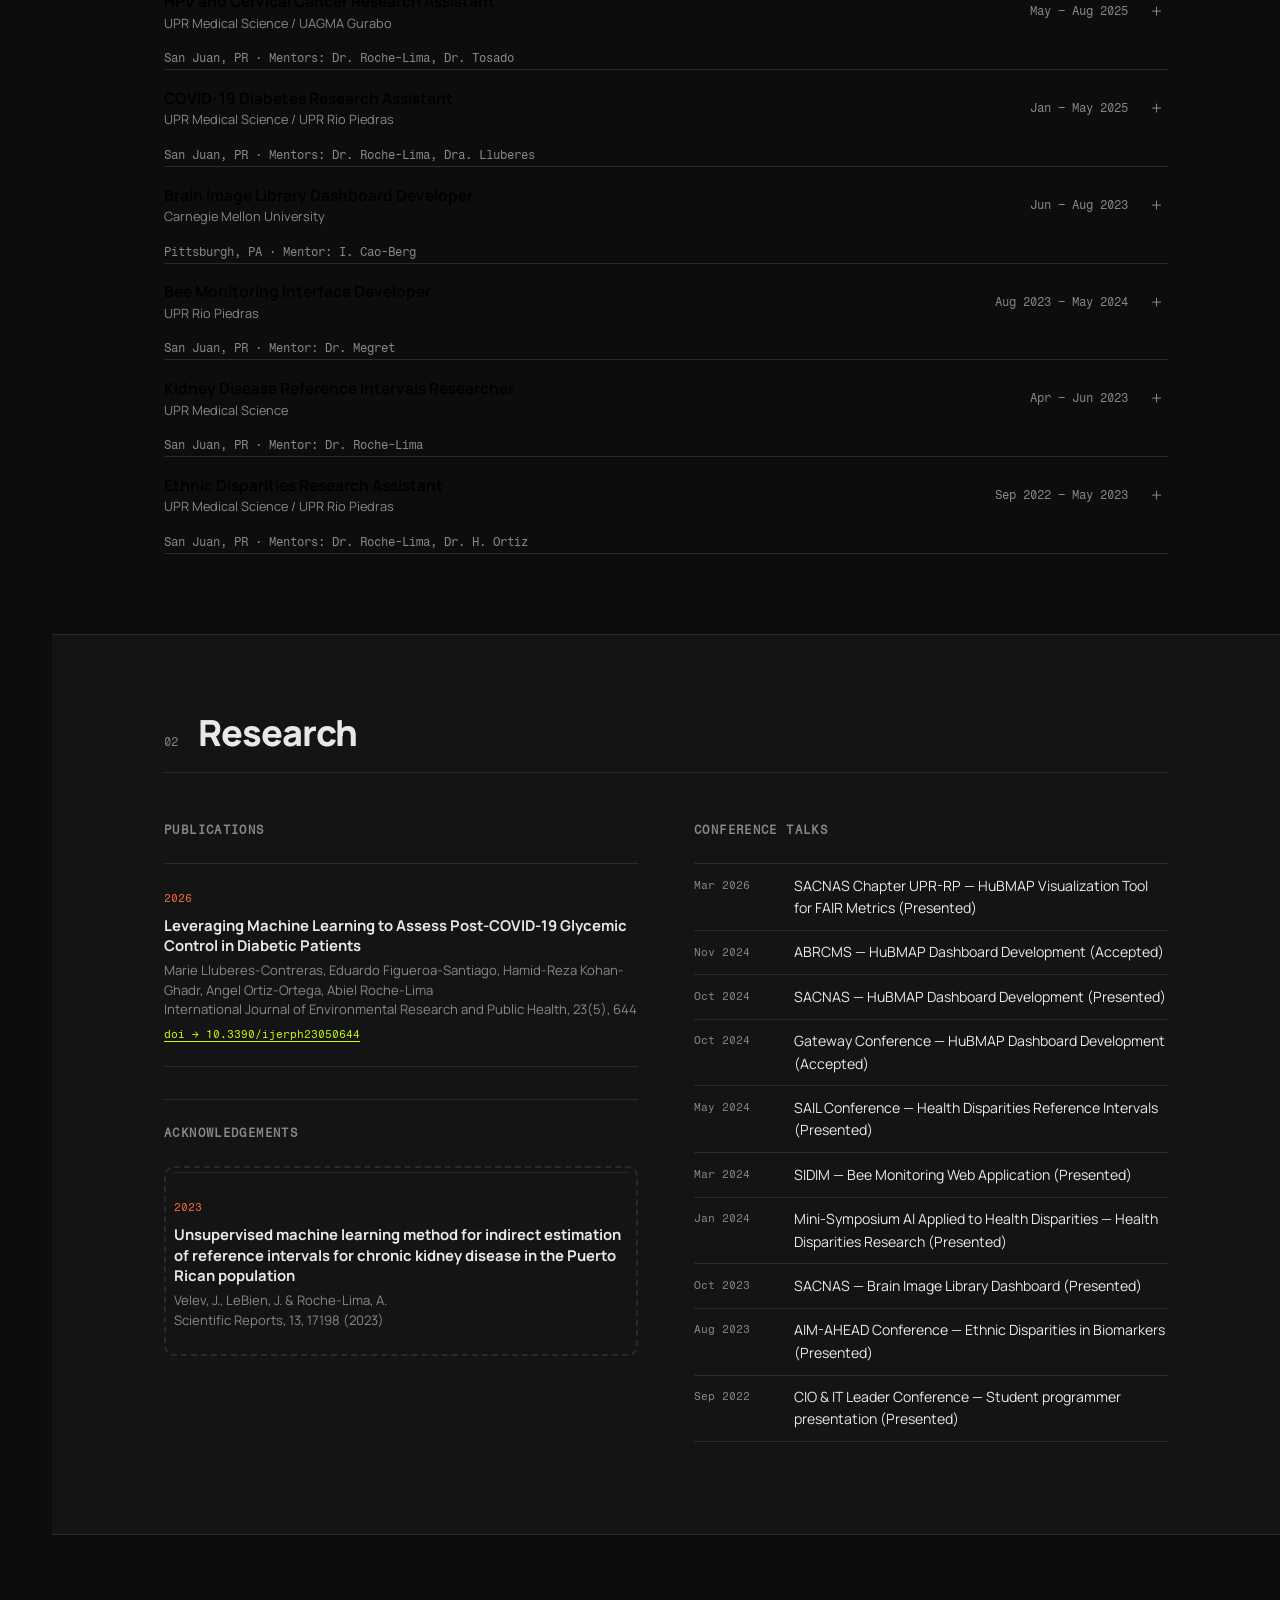
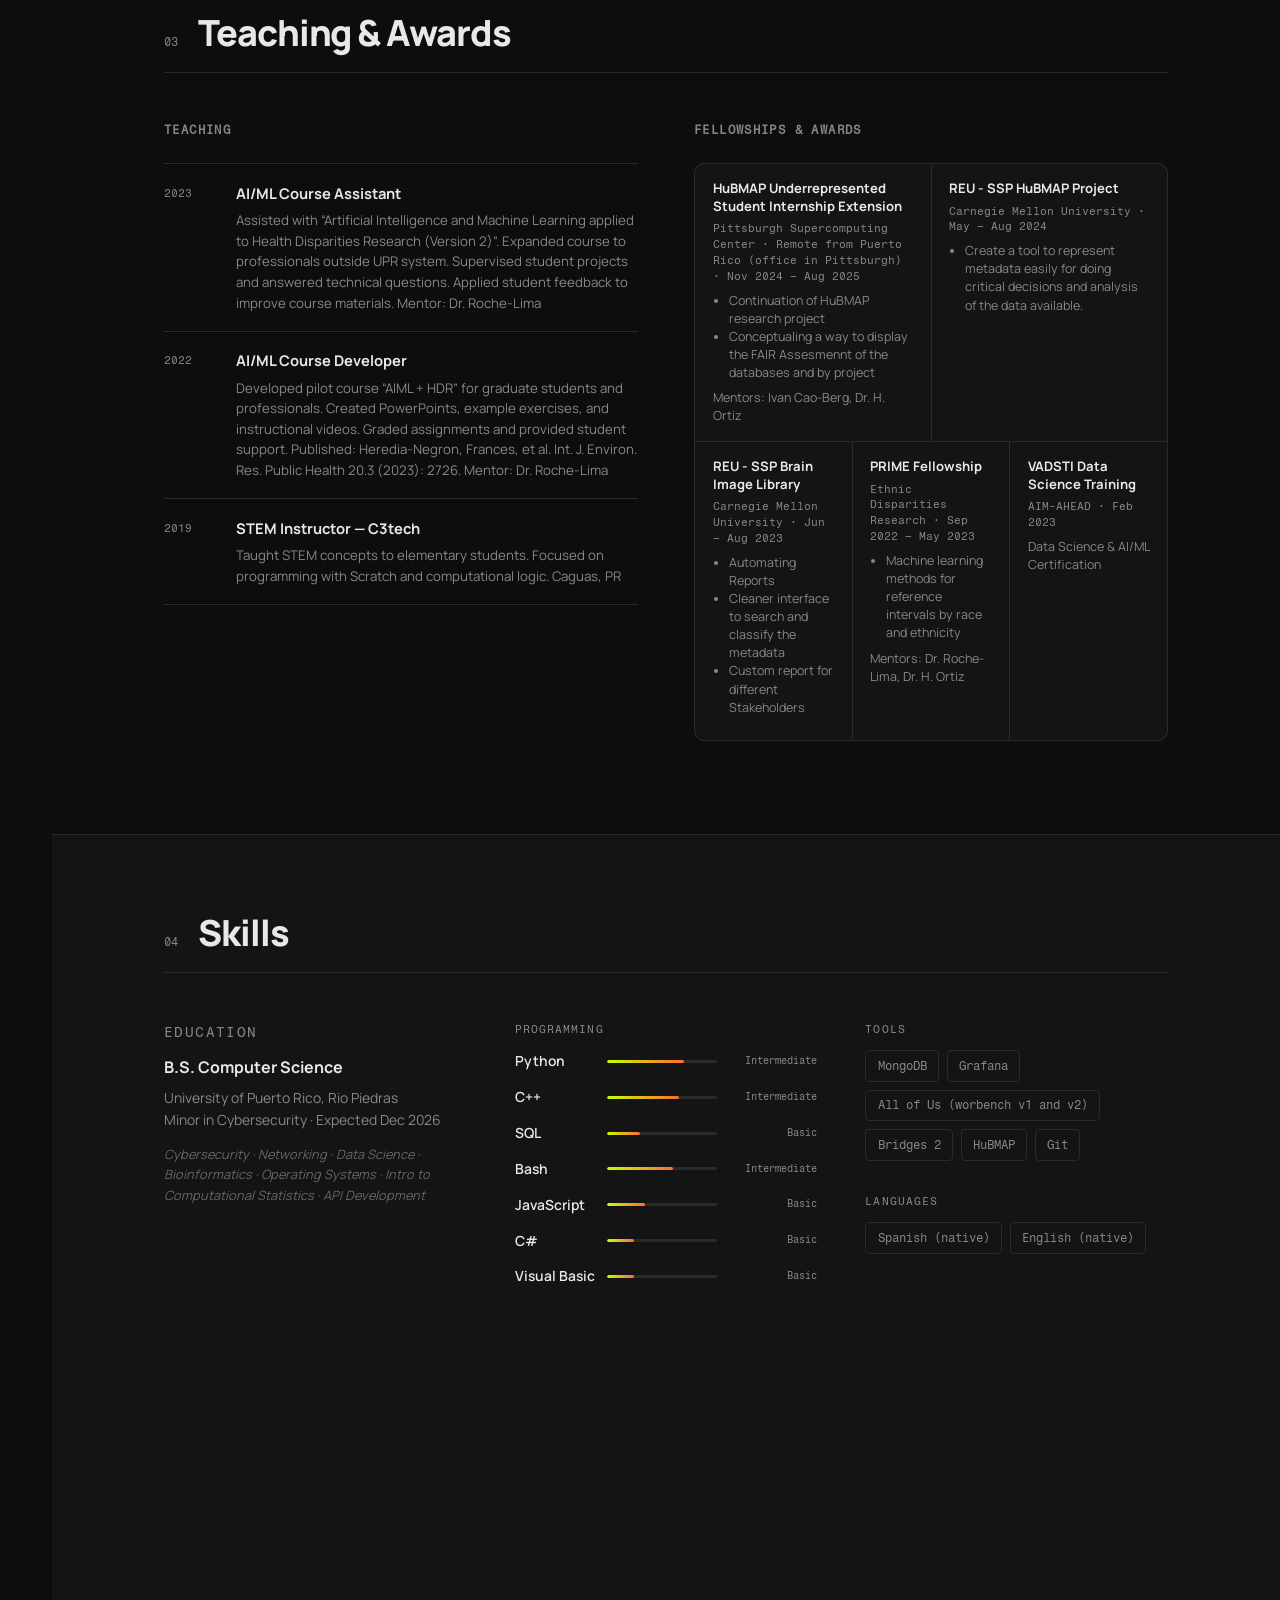
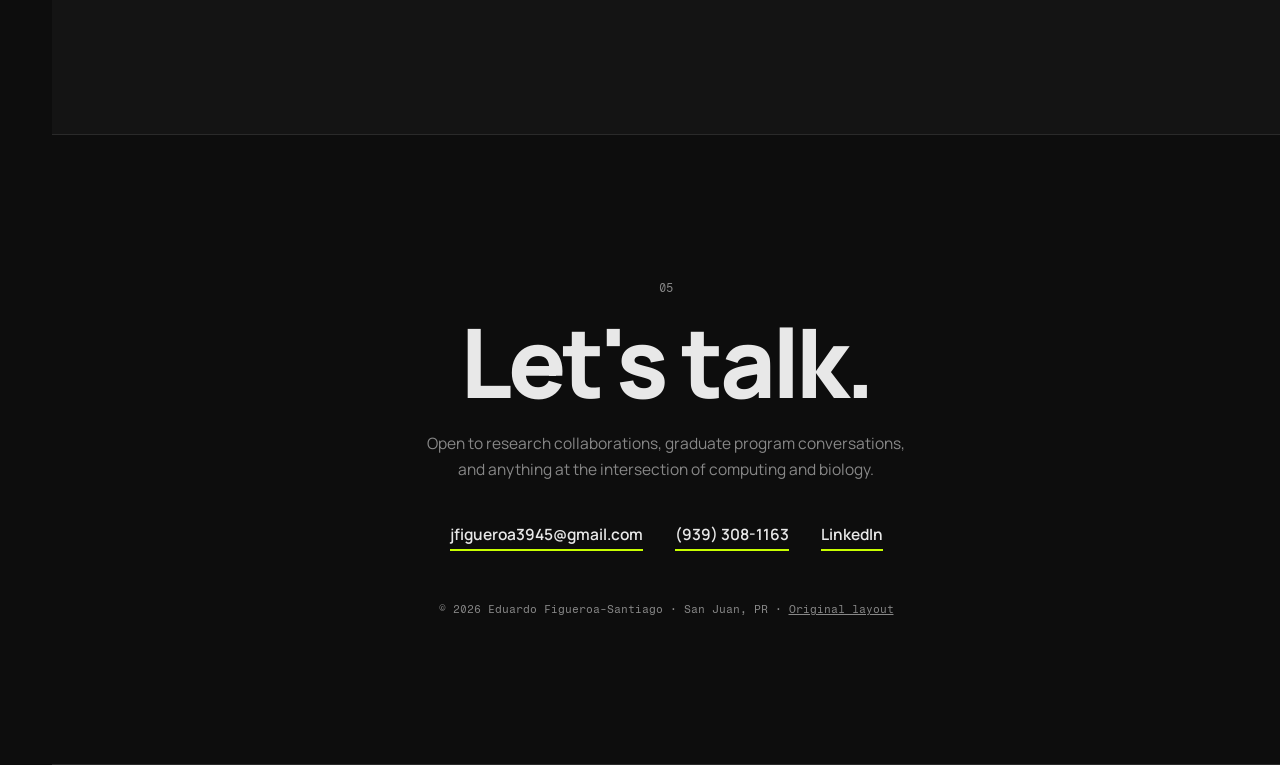
<file: v2/index.html>
<!DOCTYPE html>
<html lang="en">
<head>
  <meta charset="UTF-8">
  <meta name="viewport" content="width=device-width, initial-scale=1.0">
  <meta name="description" content="Eduardo Figueroa-Santiago — Computer Science student actively seeking research experiences or graduate schools in Bioinformatics at UPR Rio Piedras.">
  <meta name="keywords" content="Bioinformatics, Computer Science, Machine Learning, Data Science, Eduardo Figueroa-Santiago, UPR, HuBMAP, FAIR metrics">
  <title>Eduardo Figueroa-Santiago</title>
  <link rel="preconnect" href="https://fonts.googleapis.com">
  <link rel="preconnect" href="https://fonts.gstatic.com" crossorigin>
  <link href="https://fonts.googleapis.com/css2?family=Fragment+Mono:ital@0;1&family=Manrope:wght@300;400;500;700;800&display=swap" rel="stylesheet">
  <link rel="stylesheet" href="css/styles.css">
</head>
<body>

  <a class="skip" href="#content">Skip to content</a>

  <!-- Fixed side rail -->
  <aside class="rail" aria-label="Side navigation">
    <span class="rail-name" aria-hidden="true">EF</span>
    <nav class="rail-nav" aria-label="Sections">
      <a href="#intro"      class="rail-dot" data-label="Intro"      aria-label="Intro"></a>
      <a href="#work"       class="rail-dot" data-label="Work"       aria-label="Work"></a>
      <a href="#research"   class="rail-dot" data-label="Research"   aria-label="Research"></a>
      <a href="#teaching"   class="rail-dot" data-label="Teaching"   aria-label="Teaching"></a>
      <a href="#skills"     class="rail-dot" data-label="Skills"     aria-label="Skills"></a>
      <a href="#contact"    class="rail-dot" data-label="Contact"    aria-label="Contact"></a>
    </nav>
    <a class="rail-v1" href="../" aria-label="Switch to original layout">v1</a>
  </aside>

  <!-- Mobile top bar -->
  <div class="topbar">
    <span class="topbar-name">Eduardo Figueroa</span>
    <button class="topbar-menu" id="mob-btn" type="button" aria-expanded="false" aria-controls="mob-nav" aria-label="Open menu">
      <span></span><span></span>
    </button>
  </div>
  <nav class="mob-nav" id="mob-nav" hidden>
    <a href="#intro">Intro</a>
    <a href="#work">Work</a>
    <a href="#research">Research</a>
    <a href="#teaching">Teaching</a>
    <a href="#skills">Skills</a>
    <a href="#contact">Contact</a>
  </nav>

  <main id="content">

    <!-- ========== INTRO ========== -->
    <section id="intro" class="panel panel-intro">
      <div class="intro-grid">
        <div class="intro-headline">
          <p class="intro-kicker">
            <span class="mono">UPR Rio Piedras ·</span> San Juan, Puerto Rico
          </p>
          <h1>Eduardo<br>Figueroa<span class="accent-dot">.</span></h1>
          <div class="intro-roles" aria-label="Roles">
            <span class="role role--active" aria-hidden="false">Computer Science Student</span>
            <span class="role" aria-hidden="true">Bioinformatics Researcher</span>
            <span class="role" aria-hidden="true">Data Science Enthusiast</span>
          </div>
        </div>

        <div class="intro-aside">
          <p class="intro-bio">
            Undergraduate Computer Science student actively seeking research experiences or graduate schools in Bioinformatics.
            Graduating December 2026.
          </p>

          <div class="stats-board reveal">
            <div class="stats-board__core">
              <div class="bento-cell">
                <span class="bento-num" data-count="10" data-suffix="+">0+</span>
                <span class="bento-label">Conference talks</span>
              </div>
              <div class="bento-cell">
                <span class="bento-num" data-count="1">0</span>
                <span class="bento-label">Publications</span>
              </div>
              <div class="bento-cell">
                <span class="bento-num" data-count="3" data-suffix="+">0+</span>
                <span class="bento-label">Internships</span>
              </div>
              <div class="bento-cell">
                <span class="bento-num">2026</span>
                <span class="bento-label">Graduating</span>
              </div>
            </div>
            <div class="stats-board__side">
              <a class="bento-cell bento-cell--link" href="#research-acknowledgements">
                <span class="bento-num" data-count="1">0</span>
                <span class="bento-label">Acknowledgements</span>
              </a>
              <div class="bento-cell bento-cell--text">
                <span class="bento-text">Bioinfo · Networking</span>
                <span class="bento-label">Interest</span>
              </div>
            </div>
          </div>

          <div class="intro-links">
            <a href="mailto:jfigueroa3945@gmail.com" class="chip">jfigueroa3945@gmail.com</a>
            <a href="tel:+19393081163" class="chip">(939) 308-1163</a>
            <a href="https://www.linkedin.com/in/eduardo-figueroa-7638191ba/" class="chip" target="_blank" rel="noopener noreferrer">LinkedIn</a>
          </div>
        </div>
      </div>
      <div class="intro-scroll-hint" aria-hidden="true">scroll ↓</div>
    </section>

    <!-- ========== WORK ========== -->
    <section id="work" class="panel panel-work">
      <div class="panel-inner">
        <header class="panel-header">
          <span class="panel-num mono">01</span>
          <h2>Work</h2>
          <div class="filter-row" role="group" aria-label="Filter work">
            <button class="ftag ftag--on" data-f="all">All</button>
            <button class="ftag" data-f="research">Research</button>
            <button class="ftag" data-f="dev">Dev</button>
            <button class="ftag" data-f="cmu">CMU</button>
          </div>
        </header>

        <div class="accordion" id="accordion">

          <div class="acc-item reveal" data-cats="research dev">
            <button class="acc-head" type="button" aria-expanded="false">
              <div class="acc-title-group">
                <span class="acc-role">Bioinformatics Assistant</span>
                <span class="acc-org">Genos, LLC</span>
              </div>
              <span class="acc-when mono">Jan 2026 – Present</span>
              <span class="acc-arrow" aria-hidden="true">+</span>
            </button>
            <div class="acc-body">
              <span class="acc-loc mono">San Juan, PR</span>
              <ul>
                <li>Pipelines for a stable connection to multiple Servers-simultaniuosly.</li>
                <li>Fullstack programmer Web application</li>
                <li>Configuring Vpn and Lan configuration</li>
                <li>Bioinoformatic data analyisis</li>
                <li>Liason client-company</li>
              </ul>
            </div>
          </div>

          <div class="acc-item reveal" data-cats="research">
            <button class="acc-head" type="button" aria-expanded="false">
              <div class="acc-title-group">
                <span class="acc-role">Research Assistant - COVID-19 Diabetes Study</span>
                <span class="acc-org">Abartys (Work Internship)</span>
              </div>
              <span class="acc-when mono">May – Jul 2025</span>
              <span class="acc-arrow" aria-hidden="true">+</span>
            </button>
            <div class="acc-body">
              <span class="acc-loc mono">San Juan, PR · Mentors: Dr. Roche-Lima, Dr. Velev</span>
              <ul>
                <li>Organized data and created patient cohorts for COVID-19 diabetes research</li>
                <li>Implemented machine learning models for data analysis</li>
                <li>Conducted feature importance analysis using local datasets</li>
              </ul>
            </div>
          </div>

          <div class="acc-item reveal" data-cats="research cmu">
            <button class="acc-head" type="button" aria-expanded="false">
              <div class="acc-title-group">
                <span class="acc-role">FAIR Metrics Development Researcher</span>
                <span class="acc-org">Carnegie Mellon University</span>
              </div>
              <span class="acc-when mono">Jan – Nov 2025</span>
              <span class="acc-arrow" aria-hidden="true">+</span>
            </button>
            <div class="acc-body">
              <span class="acc-loc mono">Pittsburgh, PA · Mentor: I. Cao-Berg</span>
              <ul>
                <li>Developed, assessed and visualized FAIR metrics for datasets in HuBMAP</li>
                <li>Created custom metrics for each HuBMAP dataset</li>
                <li>Managed data evolution and new schemas</li>
                <li>Designed interface to select views of FAIRness data</li>
              </ul>
              <div class="acc-tags">
                <span>Python</span><span>Grafana</span><span>FAIR</span><span>HuBMAP</span>
              </div>
            </div>
          </div>

          <div class="acc-item reveal" data-cats="dev">
            <button class="acc-head" type="button" aria-expanded="false">
              <div class="acc-title-group">
                <span class="acc-role">Internal Tools Developer</span>
                <span class="acc-org">UPR Medical Science</span>
              </div>
              <span class="acc-when mono">Nov – Dec 2025</span>
              <span class="acc-arrow" aria-hidden="true">+</span>
            </button>
            <div class="acc-body">
              <span class="acc-loc mono">San Juan, PR · Mentors: Brenda Nieves, Dr. Roche-Lima</span>
              <ul>
                <li>Evaluated and modified internal tools for data processing</li>
                <li>Designed user-friendly interfaces for data management</li>
              </ul>
              <div class="acc-tags"><span>Python</span><span>UI</span></div>
            </div>
          </div>

          <div class="acc-item reveal" data-cats="dev cmu">
            <button class="acc-head" type="button" aria-expanded="false">
              <div class="acc-title-group">
                <span class="acc-role">HuBMAP Dashboard Developer</span>
                <span class="acc-org">Carnegie Mellon University</span>
              </div>
              <span class="acc-when mono">May – Aug 2024</span>
              <span class="acc-arrow" aria-hidden="true">+</span>
            </button>
            <div class="acc-body">
              <span class="acc-loc mono">Pittsburgh, PA · Mentor: I. Cao-Berg</span>
              <ul>
                <li>Designed metrics for HuBMAP dashboard</li>
                <li>Created different views for stakeholders (data curators, public view, PI)</li>
                <li>Implemented automatic FAIRness general metrics using Python and Grafana</li>
                <li>Used Bridges 2 for processing computational analysis</li>
              </ul>
              <div class="acc-tags"><span>Python</span><span>Grafana</span><span>HuBMAP</span><span>Bridges 2</span></div>
            </div>
          </div>

          <div class="acc-item reveal" data-cats="research">
            <button class="acc-head" type="button" aria-expanded="false">
              <div class="acc-title-group">
                <span class="acc-role">HPV and Cervical Cancer Research Assistant</span>
                <span class="acc-org">UPR Medical Science / UAGMA Gurabo</span>
              </div>
              <span class="acc-when mono">May – Aug 2025</span>
              <span class="acc-arrow" aria-hidden="true">+</span>
            </button>
            <div class="acc-body">
              <span class="acc-loc mono">San Juan, PR · Mentors: Dr. Roche-Lima, Dr. Tosado</span>
              <ul>
                <li>Studied HPV relation to cervical cancer using machine learning approaches</li>
                <li>Organized data and created patient cohorts</li>
                <li>Conducted feature importance analysis</li>
              </ul>
              <div class="acc-tags"><span>ML</span><span>Python</span><span>Bioinformatics</span></div>
            </div>
          </div>

          <div class="acc-item reveal" data-cats="research">
            <button class="acc-head" type="button" aria-expanded="false">
              <div class="acc-title-group">
                <span class="acc-role">COVID-19 Diabetes Research Assistant</span>
                <span class="acc-org">UPR Medical Science / UPR Rio Piedras</span>
              </div>
              <span class="acc-when mono">Jan – May 2025</span>
              <span class="acc-arrow" aria-hidden="true">+</span>
            </button>
            <div class="acc-body">
              <span class="acc-loc mono">San Juan, PR · Mentors: Dr. Roche-Lima, Dra. Lluberes</span>
              <ul>
                <li>Evaluated COVID patients with diabetes using ML models</li>
                <li>Organized data and created cohorts</li>
                <li>Analyzed feature importance</li>
              </ul>
              <div class="acc-tags"><span>ML</span><span>Python</span></div>
            </div>
          </div>

          <div class="acc-item reveal" data-cats="dev cmu">
            <button class="acc-head" type="button" aria-expanded="false">
              <div class="acc-title-group">
                <span class="acc-role">Brain Image Library Dashboard Developer</span>
                <span class="acc-org">Carnegie Mellon University</span>
              </div>
              <span class="acc-when mono">Jun – Aug 2023</span>
              <span class="acc-arrow" aria-hidden="true">+</span>
            </button>
            <div class="acc-body">
              <span class="acc-loc mono">Pittsburgh, PA · Mentor: I. Cao-Berg</span>
              <ul>
                <li>Designed dashboard requirements and metrics</li>
                <li>Used Bridges 2 for metadata evaluation and separation</li>
                <li>Implemented metrics in the dashboard system</li>
              </ul>
              <div class="acc-tags"><span>Dashboards</span><span>Bridges 2</span></div>
            </div>
          </div>

          <div class="acc-item reveal" data-cats="dev">
            <button class="acc-head" type="button" aria-expanded="false">
              <div class="acc-title-group">
                <span class="acc-role">Bee Monitoring Interface Developer</span>
                <span class="acc-org">UPR Rio Piedras</span>
              </div>
              <span class="acc-when mono">Aug 2023 – May 2024</span>
              <span class="acc-arrow" aria-hidden="true">+</span>
            </button>
            <div class="acc-body">
              <span class="acc-loc mono">San Juan, PR · Mentor: Dr. Megret</span>
              <ul>
                <li>Added new features to platform for live bee monitoring</li>
                <li>Worked with Python, JavaScript, and MongoDB</li>
                <li>Learned API development techniques</li>
              </ul>
              <div class="acc-tags"><span>Python</span><span>JavaScript</span><span>MongoDB</span><span>API</span></div>
            </div>
          </div>

          <div class="acc-item reveal" data-cats="research">
            <button class="acc-head" type="button" aria-expanded="false">
              <div class="acc-title-group">
                <span class="acc-role">Kidney Disease Reference Intervals Researcher</span>
                <span class="acc-org">UPR Medical Science</span>
              </div>
              <span class="acc-when mono">Apr – Jun 2023</span>
              <span class="acc-arrow" aria-hidden="true">+</span>
            </button>
            <div class="acc-body">
              <span class="acc-loc mono">San Juan, PR · Mentor: Dr. Roche-Lima</span>
              <ul>
                <li>Developed unsupervised ML method for chronic kidney disease reference intervals</li>
                <li>Published: <em>Velev, J., LeBien, J. &amp; Roche-Lima, A. Sci Rep 13, 17198 (2023)</em></li>
              </ul>
              <div class="acc-tags"><span>ML</span><span>Python</span></div>
            </div>
          </div>

          <div class="acc-item reveal" data-cats="research">
            <button class="acc-head" type="button" aria-expanded="false">
              <div class="acc-title-group">
                <span class="acc-role">Ethnic Disparities Research Assistant</span>
                <span class="acc-org">UPR Medical Science / UPR Rio Piedras</span>
              </div>
              <span class="acc-when mono">Sep 2022 – May 2023</span>
              <span class="acc-arrow" aria-hidden="true">+</span>
            </button>
            <div class="acc-body">
              <span class="acc-loc mono">San Juan, PR · Mentors: Dr. Roche-Lima, Dr. H. Ortiz</span>
              <ul>
                <li>Researched ethnic disparities in urinary and serum biomarkers</li>
                <li>Applied ML methods for lab test reference intervals by race and ethnicity</li>
                <li>Worked with Python and All of Us dataset</li>
              </ul>
              <div class="acc-tags"><span>ML</span><span>Python</span></div>
            </div>
          </div>

        </div>
      </div>
    </section>

    <!-- ========== RESEARCH ========== -->
    <section id="research" class="panel panel-research">
      <div class="panel-inner">
        <header class="panel-header">
          <span class="panel-num mono">02</span>
          <h2>Research</h2>
        </header>

        <div class="research-layout">
          <div class="pubs-block">
            <h3 class="block-title">Publications</h3>

            <article class="pub reveal">
              <span class="pub-year mono">2026</span>
              <h4>Leveraging Machine Learning to Assess Post-COVID-19 Glycemic Control in Diabetic Patients</h4>
              <p class="pub-authors">Marie Lluberes-Contreras, Eduardo Figueroa-Santiago, Hamid-Reza Kohan-Ghadr, Angel Ortiz-Ortega, Abiel Roche-Lima</p>
              <p class="pub-venue">International Journal of Environmental Research and Public Health, 23(5), 644</p>
              <a href="https://doi.org/10.3390/ijerph23050644" target="_blank" rel="noopener noreferrer" class="pub-doi mono">doi → 10.3390/ijerph23050644</a>
            </article>

            <div class="ack-section" id="research-acknowledgements">
              <h3 class="block-title block-title--spaced">Acknowledgements</h3>
              <div class="ack-section-body">
                <article class="pub reveal pub--ack">
                  <span class="pub-year mono">2023</span>
                  <h4>Unsupervised machine learning method for indirect estimation of reference intervals for chronic kidney disease in the Puerto Rican population</h4>
                  <p class="pub-authors">Velev, J., LeBien, J. &amp; Roche-Lima, A.</p>
                  <p class="pub-venue">Scientific Reports, 13, 17198 (2023)</p>
                </article>
              </div>
            </div>
          </div>

          <div class="talks-block">
            <h3 class="block-title">Conference Talks</h3>
            <ol class="talks-list reveal">
              <li><span class="mono">Mar 2026</span> <span>SACNAS Chapter UPR-RP — HuBMAP Visualization Tool for FAIR Metrics (Presented)</span></li>
              <li><span class="mono">Nov 2024</span> <span>ABRCMS — HuBMAP Dashboard Development (Accepted)</span></li>
              <li><span class="mono">Oct 2024</span> <span>SACNAS — HuBMAP Dashboard Development (Presented)</span></li>
              <li><span class="mono">Oct 2024</span> <span>Gateway Conference — HuBMAP Dashboard Development (Accepted)</span></li>
              <li><span class="mono">May 2024</span> <span>SAIL Conference — Health Disparities Reference Intervals (Presented)</span></li>
              <li><span class="mono">Mar 2024</span> <span>SIDIM — Bee Monitoring Web Application (Presented)</span></li>
              <li><span class="mono">Jan 2024</span> <span>Mini-Symposium AI Applied to Health Disparities — Health Disparities Research (Presented)</span></li>
              <li><span class="mono">Oct 2023</span> <span>SACNAS — Brain Image Library Dashboard (Presented)</span></li>
              <li><span class="mono">Aug 2023</span> <span>AIM-AHEAD Conference — Ethnic Disparities in Biomarkers (Presented)</span></li>
              <li><span class="mono">Sep 2022</span> <span>CIO &amp; IT Leader Conference — Student programmer presentation (Presented)</span></li>
            </ol>
          </div>
        </div>
      </div>
    </section>

    <!-- ========== TEACHING ========== -->
    <section id="teaching" class="panel panel-teaching">
      <div class="panel-inner">
        <header class="panel-header">
          <span class="panel-num mono">03</span>
          <h2>Teaching &amp; Awards</h2>
        </header>

        <div class="ta-layout">
          <div class="reveal">
            <h3 class="block-title">Teaching</h3>
            <div class="ta-list">
              <div class="ta-row">
                <span class="mono ta-date">2023</span>
                <div>
                  <strong>AI/ML Course Assistant</strong>
                  <p>Assisted with &ldquo;Artificial Intelligence and Machine Learning applied to Health Disparities Research (Version 2)&rdquo;. Expanded course to professionals outside UPR system. Supervised student projects and answered technical questions. Applied student feedback to improve course materials. Mentor: Dr. Roche-Lima</p>
                </div>
              </div>
              <div class="ta-row">
                <span class="mono ta-date">2022</span>
                <div>
                  <strong>AI/ML Course Developer</strong>
                  <p>Developed pilot course &ldquo;AIML + HDR&rdquo; for graduate students and professionals. Created PowerPoints, example exercises, and instructional videos. Graded assignments and provided student support. Published: Heredia-Negron, Frances, et al. Int. J. Environ. Res. Public Health 20.3 (2023): 2726. Mentor: Dr. Roche-Lima</p>
                </div>
              </div>
              <div class="ta-row">
                <span class="mono ta-date">2019</span>
                <div>
                  <strong>STEM Instructor — C3tech</strong>
                  <p>Taught STEM concepts to elementary students. Focused on programming with Scratch and computational logic. Caguas, PR</p>
                </div>
              </div>
            </div>
          </div>

          <div class="reveal">
            <h3 class="block-title">Fellowships &amp; Awards</h3>
            <div class="award-cluster reveal">
              <div class="award-cluster-row award-cluster-row--2">
                <article class="award-tile">
                  <strong>HuBMAP Underrepresented Student Internship Extension</strong>
                  <p class="mono">Pittsburgh Supercomputing Center · Remote from Puerto Rico (office in Pittsburgh) · Nov 2024 – Aug 2025</p>
                  <ul>
                    <li>Continuation of HuBMAP research project</li>
                    <li>Conceptualing a way to display the FAIR Assesmennt of the databases and by project</li>
                  </ul>
                  <p>Mentors: Ivan Cao-Berg, Dr. H. Ortiz</p>
                </article>
                <article class="award-tile">
                  <strong>REU - SSP HuBMAP Project</strong>
                  <p class="mono">Carnegie Mellon University · May – Aug 2024</p>
                  <ul>
                    <li>Create a tool to represent metadata easily for doing critical decisions and analysis of the data available.</li>
                  </ul>
                </article>
              </div>
              <div class="award-cluster-row award-cluster-row--3">
                <article class="award-tile">
                  <strong>REU - SSP Brain Image Library</strong>
                  <p class="mono">Carnegie Mellon University · Jun – Aug 2023</p>
                  <ul>
                    <li>Automating Reports</li>
                    <li>Cleaner interface to search and classify the metadata</li>
                    <li>Custom report for different Stakeholders</li>
                  </ul>
                </article>
                <article class="award-tile">
                  <strong>PRIME Fellowship</strong>
                  <p class="mono">Ethnic Disparities Research · Sep 2022 – May 2023</p>
                  <ul>
                    <li>Machine learning methods for reference intervals by race and ethnicity</li>
                  </ul>
                  <p>Mentors: Dr. Roche-Lima, Dr. H. Ortiz</p>
                </article>
                <article class="award-tile">
                  <strong>VADSTI Data Science Training</strong>
                  <p class="mono">AIM-AHEAD · Feb 2023</p>
                  <p>Data Science &amp; AI/ML Certification</p>
                </article>
              </div>
            </div>
          </div>
        </div>
      </div>
    </section>

    <!-- ========== SKILLS ========== -->
    <section id="skills" class="panel panel-skills">
      <div class="panel-inner">
        <header class="panel-header">
          <span class="panel-num mono">04</span>
          <h2>Skills</h2>
        </header>

        <div class="skills-layout reveal">
          <div class="edu-block">
            <p class="mono edu-label">Education</p>
            <h3>B.S. Computer Science</h3>
            <p>University of Puerto Rico, Rio Piedras<br>Minor in Cybersecurity · Expected Dec 2026</p>
            <p class="edu-courses">Cybersecurity · Networking · Data Science · Bioinformatics · Operating Systems · Intro to Computational Statistics · API Development</p>
          </div>

          <div class="lang-block">
            <p class="mono edu-label">Programming</p>
            <ul class="lang-bars">
              <li>
                <span class="lb-name">Python</span>
                <div class="lb-bar"><div class="lb-fill" style="--pct:70%"></div></div>
                <span class="lb-lvl mono">Intermediate</span>
              </li>
              <li>
                <span class="lb-name">C++</span>
                <div class="lb-bar"><div class="lb-fill" style="--pct:65%"></div></div>
                <span class="lb-lvl mono">Intermediate</span>
              </li>
              <li>
                <span class="lb-name">SQL</span>
                <div class="lb-bar"><div class="lb-fill" style="--pct:30%"></div></div>
                <span class="lb-lvl mono">Basic</span>
              </li>
              <li>
                <span class="lb-name">Bash</span>
                <div class="lb-bar"><div class="lb-fill" style="--pct:60%"></div></div>
                <span class="lb-lvl mono">Intermediate</span>
              </li>
              <li>
                <span class="lb-name">JavaScript</span>
                <div class="lb-bar"><div class="lb-fill" style="--pct:35%"></div></div>
                <span class="lb-lvl mono">Basic</span>
              </li>
              <li>
                <span class="lb-name">C#</span>
                <div class="lb-bar"><div class="lb-fill" style="--pct:25%"></div></div>
                <span class="lb-lvl mono">Basic</span>
              </li>
              <li>
                <span class="lb-name">Visual Basic</span>
                <div class="lb-bar"><div class="lb-fill" style="--pct:25%"></div></div>
                <span class="lb-lvl mono">Basic</span>
              </li>
            </ul>
          </div>

          <div class="tools-block">
            <p class="mono edu-label">Tools</p>
            <div class="tools-grid">
              <span>MongoDB</span>
              <span>Grafana</span>
              <span>All of Us (worbench v1 and v2)</span>
              <span>Bridges 2</span>
              <span>HuBMAP</span>
              <span>Git</span>
            </div>
            <p class="mono edu-label" style="margin-top:2rem">Languages</p>
            <div class="tools-grid">
              <span>Spanish (native)</span>
              <span>English (native)</span>
            </div>
          </div>
        </div>
      </div>
    </section>

    <!-- ========== CONTACT ========== -->
    <section id="contact" class="panel panel-contact">
      <div class="panel-inner contact-inner">
        <span class="panel-num mono">05</span>
        <h2 class="contact-headline">Let's talk.</h2>
        <p class="contact-sub">
          Open to research collaborations, graduate program conversations,<br>
          and anything at the intersection of computing and biology.
        </p>
        <div class="contact-links">
          <a href="mailto:jfigueroa3945@gmail.com">jfigueroa3945@gmail.com</a>
          <a href="tel:+19393081163">(939) 308-1163</a>
          <a href="https://www.linkedin.com/in/eduardo-figueroa-7638191ba/" target="_blank" rel="noopener noreferrer">LinkedIn</a>
        </div>
        <p class="contact-footer mono">
          © 2026 Eduardo Figueroa-Santiago · San Juan, PR ·
          <a href="../">Original layout</a>
        </p>
      </div>
    </section>

  </main>

  <script src="js/main.js"></script>
</body>
</html>
</file>
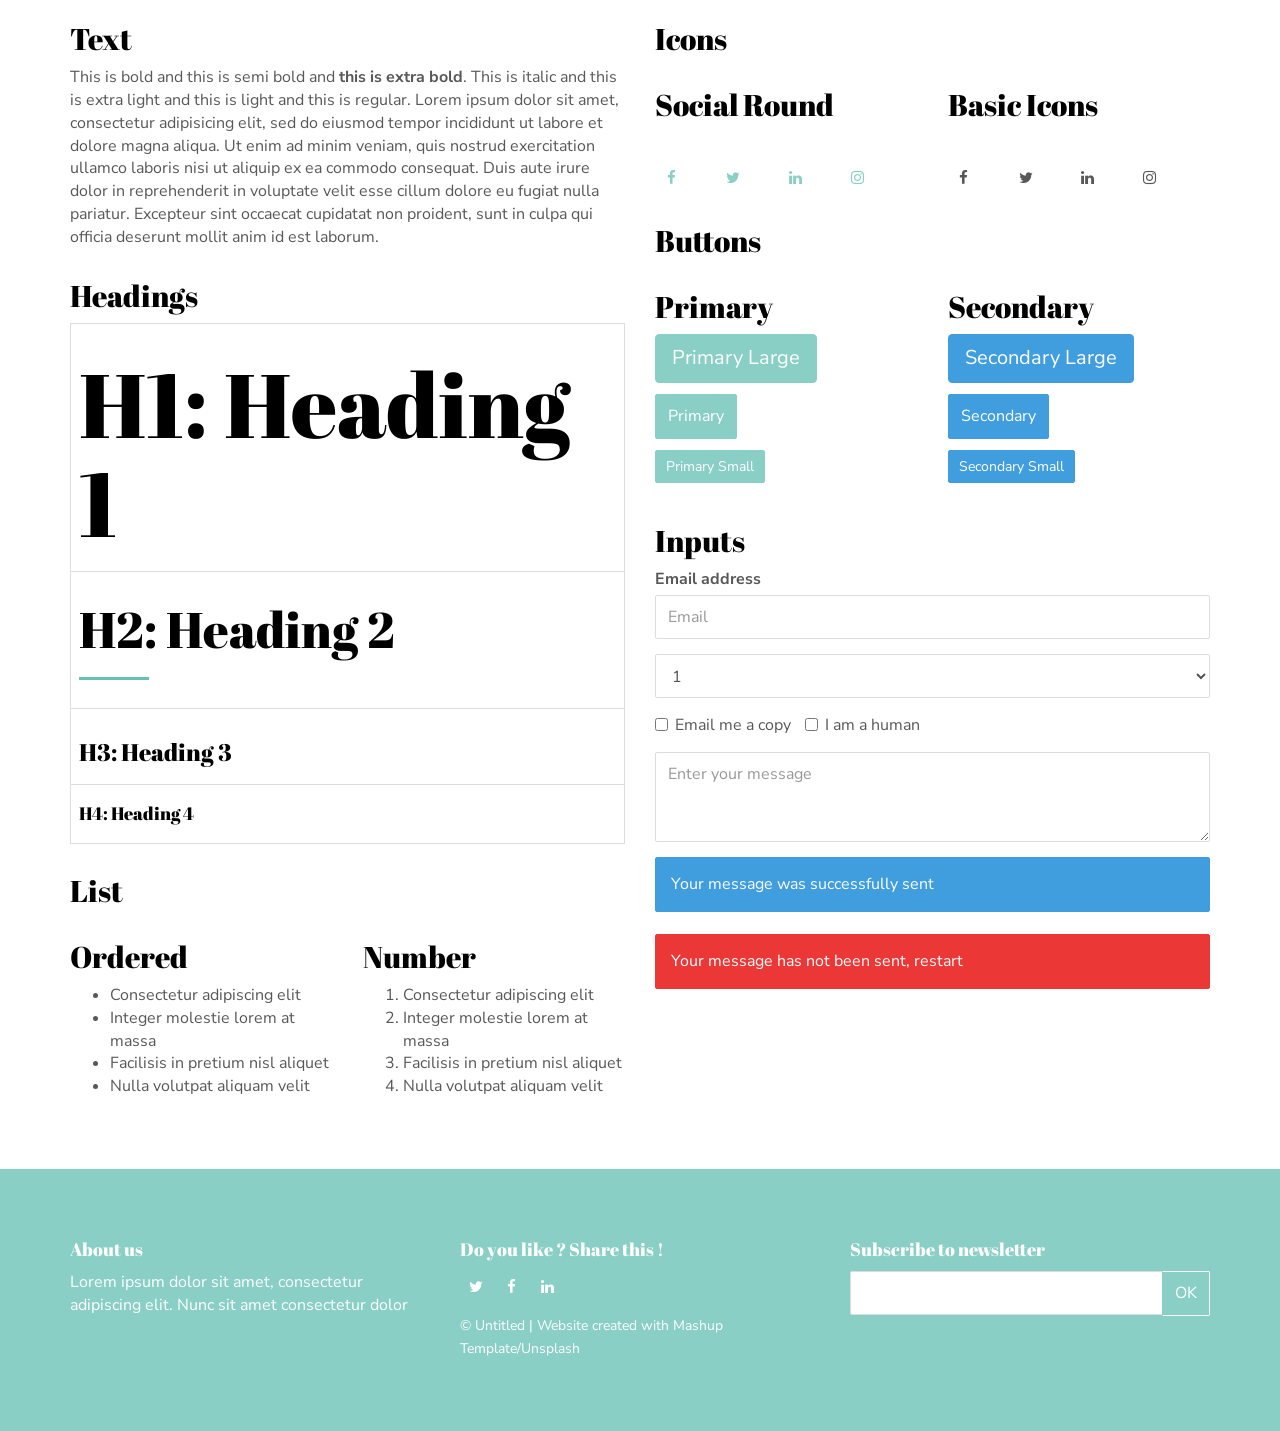
<file: components.html>
<!DOCTYPE html>
<html lang="en">

<head>
  <meta charset="UTF-8">
  <meta content="IE=edge" http-equiv="X-UA-Compatible">
  <meta content="width=device-width,initial-scale=1" name="viewport">
  <meta content="description" name="description">
  <meta name="google" content="notranslate" />
  <meta content="Mashup templates have been developped by Orson.io team" name="author">

  <!-- Disable tap highlight on IE -->
  <meta name="msapplication-tap-highlight" content="no">
  
  <link href="./assets/apple-touch-icon.png" rel="apple-touch-icon">
  <link href="./assets/favicon.ico" rel="icon">

  <title>Title page</title>  

<link href="./main.97292821.css" rel="stylesheet"></head>

<body>

 <!-- Add your content of header -->
<header>
  <nav class="navbar navbar-inverse navbar-fixed-top">
    <div class="container">
      <div class="navbar-header">
        <button type="button" class="navbar-toggle collapsed">
          <span class="sr-only">Toggle navigation</span>
          <span class="icon-bar"></span>
          <span class="icon-bar"></span>
          <span class="icon-bar"></span>
        </button>
      </div>

      <div class="navbar-collapse">
        <button type="button" class="close" aria-label="Close"><span aria-hidden="true">&times;</span></button>
        <ul class="nav navbar-nav navbar-right">
            <li><a href="./index.html#contact-section-container" title="" class="anchor-link">Contact Us</a></li>
            <li>
                <p>
                    <a href="./components.html" class="btn btn-default navbar-btn" >Components</a>
                </p>
            </li>


        </ul>

      </div>
    </div>
  </nav>
</header>



<!-- Add your site or app content here -->
  <div class="container">
    <div class="row">
      <div class="col-xs-12 col-md-6">

        <div class="template-example">
          <h2 class="template-title-example">Text</h2>
          <p>This is bold and this is semi bold and <b>this is extra bold</b>. This is italic and this is extra light and this is light
          and this is regular. Lorem ipsum dolor sit amet, consectetur adipisicing elit, sed do eiusmod
          tempor incididunt ut labore et dolore magna aliqua. Ut enim ad minim veniam,
          quis nostrud exercitation ullamco laboris nisi ut aliquip ex ea commodo
          consequat. Duis aute irure dolor in reprehenderit in voluptate velit esse
          cillum dolore eu fugiat nulla pariatur. Excepteur sint occaecat cupidatat non
          proident, sunt in culpa qui officia deserunt mollit anim id est laborum.
          </p>
        </div>

        <div class="template-example">
          <h2 class="template-title-example">Headings</h2>
          
          <table class="table table-bordered">
            <tr><td><h1>H1: Heading 1</h1></td></tr>
            <tr><td><h2>H2: Heading 2</h2></td></tr>
            <tr><td><h3>H3: Heading 3</h3></td></tr>
            <tr><td><h4>H4: Heading 4</h4></td></tr>
          </table>
        </div>

        <div class="template-example">
          <h2 class="template-title-example">List</h2>
          <div class="row">
            <div class="col-md-6">
              <h3 class="template-title-example">Ordered</h3>
              <ul>
                <li>Consectetur adipiscing elit</li>
                <li>Integer molestie lorem at massa</li>
                <li>Facilisis in pretium nisl aliquet</li>
                <li>Nulla volutpat aliquam velit</li>
              </ul>
            </div>
            <div class="col-md-6">
              <h3 class="template-title-example">Number</h3>
              <ol>
                <li>Consectetur adipiscing elit</li>
                <li>Integer molestie lorem at massa</li>
                <li>Facilisis in pretium nisl aliquet</li>
                <li>Nulla volutpat aliquam velit</li>
              </ol>
            </div>
          </div>
        </div>

        
      </div>

      <div class="col-xs-12 col-md-6">
        <div class="template-example">
          <h2 class="template-title-example">Icons</h2>
          
          <div class="row">
            <div class="col-md-6">
              <h3 class="template-title-example">Social Round</h2>
              <ul class="list-icons">
                <li>
                  <a href="" class="social-round-icon fa-icon">
                    <i class="fa fa-facebook"></i>
                  </a>
                </li>
                <li>
                  <a href="" class="social-round-icon fa-icon">
                    <i class="fa fa-twitter"></i>
                  </a>
                </li>
                <li>
                  <a href="" class="social-round-icon fa-icon">
                    <i class="fa fa-linkedin"></i>
                  </a>
                </li>
                <li>
                  <a href="" class="social-round-icon fa-icon">
                    <i class="fa fa-instagram"></i>
                  </a>
                </li>
              </ul>
            </div>
            <div class="col-md-6">
               <h3 class="template-title-example">Basic Icons</h2>
                <ul class="list-icons">
                  <li>
                    <span class="fa-icon">
                      <i class="fa fa-facebook"></i>
                    </span>
                  </li>
                  <li>
                    <span class="fa-icon">
                      <i class="fa fa-twitter"></i>
                    </span>
                  </li>
                  <li>
                    <span class="fa-icon">
                      <i class="fa fa-linkedin"></i>
                    </span>
                  </li>
                  <li>
                    <span class="fa-icon">
                      <i class="fa fa-instagram"></i>
                    </span>
                  </li>
                </ul>
            </div>

          </div>


          


        </div>

        <div class="template-example">
          <h2 class="template-title-example">Buttons</h2>
          <div class="row">
            <div class="col-md-6">
              <h3 class="template-title-example">Primary</h2>
              <div class="row">
                  <div class="col-md-6">
                  <p><a href="" class="btn btn-primary btn-lg">Primary Large</a></p>
                  <p><a href="" class="btn btn-primary">Primary </a></p>
                  <p><a href="" class="btn btn-primary btn-sm">Primary Small</a></p>
                </div>
              </div>

            </div>

            <div class="col-md-6">
              <h3 class="template-title-example">Secondary</h2>
              <div class="row">
                  <div class="col-md-6">
                  <p><a href="" class="btn btn-info btn-lg">Secondary Large</a></p>
                  <p><a href="" class="btn btn-info">Secondary </a></p>
                  <p><a href="" class="btn btn-info btn-sm">Secondary Small</a></p>
                </div>
              </div>
            </div>
          </div>
        </div>
        
        <div class="template-example">
          <h2 class="template-title-example">Inputs</h2>

            <div class="form-group">
              <label for="exampleInputEmail1">Email address</label>
              <input type="email" class="form-control" id="exampleInputEmail1" placeholder="Email">
            </div>

            <div class="form-group">
              <select class="form-control">
                <option>1</option>
                <option>2</option>
                <option>3</option>
                <option>4</option>
                <option>5</option>
              </select>
            </div>

            <div class="form-group">
              <label class="checkbox-inline">
                <input 
                type="checkbox" id="inlineCheckbox1" value="option1"> Email me a copy
              </label>
              <label class="checkbox-inline">
                <input type="checkbox" id="inlineCheckbox2" value="option2"> I am a human
              </label>
            </div>

            <div class="form-group">
              <textarea class="form-control" rows="3" placeholder="Enter your message"></textarea>
            </div>
            
            <div class="alert alert-success" role="alert">Your message was successfully sent</div>
            <div class="alert alert-danger" role="alert">Your message has not been sent, restart</div>
        </div>




      </div>
    </div>
  </div>

<footer class="footer-container white-text-container">
    <div class="container">
        <div class="row">
                <div class="col-md-4">
                    <h4>About us</h4>
                    <p>Lorem ipsum dolor sit amet, consectetur adipiscing elit. Nunc sit amet consectetur dolor</p>
                </div>

                <div class="col-md-4">
                    <h4>Do you like ? Share this !</h4>
                    <div>
                        <p>
                            <a href="https://www.twitter.com" class="fa-icon" title="">
                        <i class="fa fa-twitter" aria-hidden="true"></i>
                        </a>
                            <a href="https://www.facebook.com" class="fa-icon" title="">
                                <i class="fa fa-facebook" aria-hidden="true"></i>
                            </a>
                            <a href="https://www.linkedin.com" class="fa-icon" title="">
                                <i class="fa fa-linkedin" aria-hidden="true"></i>
                            </a>
                        </p>
                    </div>
                    <div>
                        <p><small>© Untitled | Website created with <a href="http://www.mashup-template.com/" title="Create website with free html template">Mashup Template</a>/<a href="https://www.unsplash.com/" title="Beautiful Free Images">Unsplash</a></small></p>
                    </div>

                </div>

                <div class="col-md-4">
                        
                    <h4>Subscribe to newsletter</h4>
                    
                    <div class="form-group">
                        <div class="input-group">
                            <input type="text" class="form-control footer-input-text">
                            <div class="input-group-btn">
                                <button type="button" class="btn btn-default btn-newsletter ">OK</button>
                            </div>
                        </div>
                        
                        
                    </div>
                </div>
        </div>
    </div>
</footer>

<script>
document.addEventListener("DOMContentLoaded", function (event) {
  navbarToggleSidebar();
});
</script>
<script type="text/javascript" src="./main.faaf51f9.js"></script>
</file>
<file: css/styles.css>
/* ============================================================
   Design tokens
   ============================================================ */
:root {
  --navy:        #0f172a;
  --navy-800:    #1e293b;
  --navy-700:    #334155;
  --navy-600:    #475569;
  --off-white:   #f8fafc;
  --gray-100:    #f1f5f9;
  --gray-200:    #e2e8f0;
  --gray-400:    #94a3b8;
  --gray-600:    #475569;
  --text:        #1e293b;
  --text-muted:  #64748b;

  --teal:        #14b8a6;
  --teal-dark:   #0d9488;
  --teal-light:  #ccfbf1;
  --coral:       #f97316;
  --coral-dark:  #ea580c;
  --coral-light: #ffedd5;
  --blue:        #3b82f6;
  --blue-light:  #dbeafe;
  --purple:      #8b5cf6;
  --purple-light:#ede9fe;
  --green:       #22c55e;
  --green-light: #dcfce7;
  --yellow:      #eab308;
  --yellow-light:#fef9c3;
  --orange:      #f97316;
  --orange-light:#ffedd5;
  --pink:        #ec4899;
  --pink-light:  #fce7f3;
  --indigo:      #6366f1;
  --indigo-light:#e0e7ff;

  --font-head:   'Sora', system-ui, sans-serif;
  --font-body:   'DM Sans', system-ui, sans-serif;

  --radius:      14px;
  --radius-sm:   8px;
  --radius-xs:   5px;
  --shadow:      0 2px 16px rgba(15,23,42,0.07);
  --shadow-md:   0 4px 28px rgba(15,23,42,0.11);
  --shadow-lg:   0 8px 48px rgba(15,23,42,0.15);
  --transition:  0.25s ease;

  --max-width:   1080px;
  --section-pad: 5.5rem;
}

/* ============================================================
   Reset & base
   ============================================================ */
*, *::before, *::after { box-sizing: border-box; margin: 0; padding: 0; }

html {
  scroll-behavior: smooth;
  -webkit-text-size-adjust: 100%;
}

body {
  font-family: var(--font-body);
  font-size: 1rem;
  line-height: 1.7;
  color: var(--text);
  background: var(--off-white);
  -webkit-font-smoothing: antialiased;
}

img { max-width: 100%; display: block; }
a { color: inherit; text-decoration: none; }
ul { list-style: none; }
button { font: inherit; cursor: pointer; border: none; background: none; }
em { font-style: italic; }
strong { font-weight: 600; }

@media (prefers-reduced-motion: reduce) {
  *, *::before, *::after { animation-duration: 0.01ms !important; transition-duration: 0.01ms !important; }
  html { scroll-behavior: auto; }
}

/* ============================================================
   Accessibility
   ============================================================ */
.skip-link {
  position: absolute;
  top: -100%;
  left: 1rem;
  padding: 0.5rem 1rem;
  background: var(--teal);
  color: white;
  border-radius: var(--radius-xs);
  font-weight: 600;
  z-index: 9999;
  transition: top var(--transition);
}
.skip-link:focus { top: 1rem; }

:focus-visible {
  outline: 2px solid var(--teal);
  outline-offset: 3px;
  border-radius: 3px;
}

/* ============================================================
   Layout
   ============================================================ */
.container {
  width: 100%;
  max-width: var(--max-width);
  margin-inline: auto;
  padding-inline: 1.5rem;
}

.section {
  padding-block: var(--section-pad);
}
.section--alt {
  background: var(--gray-100);
}
.section--dark {
  background: var(--navy);
  color: white;
}

.section-header {
  margin-bottom: 3rem;
}

.section-label {
  display: inline-block;
  font-family: var(--font-head);
  font-size: 0.72rem;
  font-weight: 700;
  letter-spacing: 0.12em;
  text-transform: uppercase;
  color: var(--teal);
  margin-bottom: 0.6rem;
}
.section-label--light { color: var(--teal-light); }

.section-title {
  font-family: var(--font-head);
  font-size: clamp(1.75rem, 4vw, 2.5rem);
  font-weight: 800;
  line-height: 1.15;
  color: var(--navy);
}
.section-title em { color: var(--teal); font-style: normal; }
.section-title--light { color: white; }

/* ============================================================
   Navigation
   ============================================================ */
.site-header {
  position: fixed;
  top: 0;
  left: 0;
  right: 0;
  z-index: 100;
  padding-block: 1.1rem;
  transition: background var(--transition), box-shadow var(--transition), padding var(--transition);
}
.site-header.scrolled {
  background: white;
  box-shadow: var(--shadow);
  padding-block: 0.7rem;
}

.nav {
  display: flex;
  align-items: center;
  justify-content: space-between;
  gap: 1rem;
}

.nav-logo {
  display: flex;
  align-items: center;
  gap: 0.7rem;
  text-decoration: none;
}

.logo-ring {
  width: 40px;
  height: 40px;
  border-radius: 50%;
  background: linear-gradient(135deg, var(--teal), var(--coral));
  color: white;
  font-family: var(--font-head);
  font-size: 0.85rem;
  font-weight: 800;
  display: grid;
  place-items: center;
  flex-shrink: 0;
  letter-spacing: 0.02em;
}

.logo-name {
  font-family: var(--font-head);
  font-size: 1rem;
  font-weight: 700;
  color: var(--navy);
  transition: color var(--transition);
}
.site-header:not(.scrolled) .logo-name { color: white; }

.nav-menu {
  display: flex;
  align-items: center;
  gap: 0.25rem;
}

.nav-link {
  font-size: 0.9rem;
  font-weight: 500;
  padding: 0.4rem 0.75rem;
  border-radius: var(--radius-xs);
  color: var(--gray-400);
  transition: color var(--transition), background var(--transition);
}
.site-header:not(.scrolled) .nav-link { color: rgba(255,255,255,0.75); }
.site-header:not(.scrolled) .nav-link:hover { color: white; background: rgba(255,255,255,0.1); }
.site-header.scrolled .nav-link { color: var(--navy-600); }
.site-header.scrolled .nav-link:hover { color: var(--navy); background: var(--gray-100); }

.nav-link--cta {
  background: var(--teal);
  color: white !important;
  font-weight: 600;
  margin-left: 0.5rem;
}
.nav-link--cta:hover { background: var(--teal-dark) !important; }

.nav-link.active {
  color: var(--teal) !important;
  font-weight: 600;
}
.site-header:not(.scrolled) .nav-link.active { color: var(--teal-light) !important; }

/* Hamburger */
.nav-toggle {
  display: none;
  flex-direction: column;
  gap: 5px;
  padding: 0.3rem;
  z-index: 110;
}
.nav-toggle span {
  display: block;
  width: 22px;
  height: 2px;
  background: white;
  border-radius: 2px;
  transition: transform var(--transition), opacity var(--transition), background var(--transition);
  transform-origin: center;
}
.site-header.scrolled .nav-toggle span { background: var(--navy); }
.nav-toggle.open span:nth-child(1) { transform: translateY(7px) rotate(45deg); }
.nav-toggle.open span:nth-child(2) { opacity: 0; }
.nav-toggle.open span:nth-child(3) { transform: translateY(-7px) rotate(-45deg); }

@media (max-width: 720px) {
  .nav-toggle { display: flex; }
  .nav-menu {
    position: fixed;
    inset: 0 0 0 30%;
    flex-direction: column;
    align-items: flex-start;
    padding: 6rem 2rem 2rem;
    background: var(--navy);
    gap: 0.5rem;
    transform: translateX(100%);
    transition: transform var(--transition);
    box-shadow: -8px 0 40px rgba(0,0,0,0.3);
  }
  .nav-menu.open { transform: translateX(0); }
  .nav-link { color: rgba(255,255,255,0.75) !important; font-size: 1.1rem; width: 100%; padding: 0.6rem 1rem; }
  .nav-link:hover { color: white !important; background: rgba(255,255,255,0.1) !important; }
  .nav-link--cta { margin-left: 0; }
}

/* ============================================================
   Hero
   ============================================================ */
.hero {
  position: relative;
  min-height: 100svh;
  display: flex;
  flex-direction: column;
  align-items: center;
  justify-content: center;
  background: var(--navy);
  overflow: hidden;
  padding-top: 5rem;
}

#hero-canvas {
  position: absolute;
  inset: 0;
  width: 100%;
  height: 100%;
  pointer-events: none;
}

.hero-content {
  position: relative;
  z-index: 1;
  text-align: center;
  color: white;
  padding-block: 3rem 6rem;
}

.hero-avatar {
  width: 80px;
  height: 80px;
  border-radius: 50%;
  background: linear-gradient(135deg, var(--teal), var(--coral));
  font-family: var(--font-head);
  font-size: 1.5rem;
  font-weight: 800;
  display: grid;
  place-items: center;
  margin: 0 auto 2rem;
  box-shadow: 0 0 0 4px rgba(20,184,166,0.3), 0 0 0 8px rgba(20,184,166,0.1);
  letter-spacing: 0.04em;
}

.hero-name {
  font-family: var(--font-head);
  font-size: clamp(2.4rem, 7vw, 4.5rem);
  font-weight: 800;
  line-height: 1.05;
  letter-spacing: -0.02em;
  margin-bottom: 1rem;
}
.hero-name-suffix { color: var(--teal); }

.hero-tagline {
  font-size: clamp(0.9rem, 2.5vw, 1.15rem);
  color: rgba(255,255,255,0.65);
  letter-spacing: 0.02em;
  margin-bottom: 1.25rem;
  max-width: 600px;
  margin-inline: auto;
}

.hero-meta {
  display: flex;
  align-items: center;
  justify-content: center;
  gap: 1.25rem;
  flex-wrap: wrap;
  font-size: 0.88rem;
  color: rgba(255,255,255,0.5);
  margin-bottom: 2.5rem;
}
.hero-meta span {
  display: flex;
  align-items: center;
  gap: 0.35rem;
}

.hero-ctas {
  display: flex;
  align-items: center;
  justify-content: center;
  gap: 1rem;
  flex-wrap: wrap;
}

.btn {
  display: inline-flex;
  align-items: center;
  gap: 0.5rem;
  font-family: var(--font-head);
  font-size: 0.9rem;
  font-weight: 600;
  padding: 0.75rem 1.75rem;
  border-radius: var(--radius-sm);
  transition: background var(--transition), color var(--transition), transform var(--transition), box-shadow var(--transition);
  letter-spacing: 0.01em;
}
.btn:hover { transform: translateY(-2px); }
.btn:active { transform: translateY(0); }

.btn--primary {
  background: var(--coral);
  color: white;
  box-shadow: 0 4px 20px rgba(249,115,22,0.35);
}
.btn--primary:hover { background: var(--coral-dark); box-shadow: 0 6px 28px rgba(249,115,22,0.45); }

.btn--ghost {
  background: transparent;
  color: white;
  border: 2px solid rgba(255,255,255,0.35);
}
.btn--ghost:hover { border-color: white; background: rgba(255,255,255,0.07); }

.hero-scroll {
  position: absolute;
  bottom: 2rem;
  left: 50%;
  transform: translateX(-50%);
  color: rgba(255,255,255,0.4);
  animation: bounce 2s ease-in-out infinite;
  transition: color var(--transition);
}
.hero-scroll:hover { color: rgba(255,255,255,0.8); }

@keyframes bounce {
  0%, 100% { transform: translateX(-50%) translateY(0); }
  50%       { transform: translateX(-50%) translateY(6px); }
}

/* ============================================================
   About
   ============================================================ */
.about-grid {
  display: grid;
  grid-template-columns: 1fr 1fr;
  gap: 4rem;
  align-items: center;
}

.about-body {
  color: var(--text-muted);
  margin-bottom: 1rem;
  max-width: 52ch;
}
.about-body:last-child { margin-bottom: 0; }

.section-title { margin-top: 0.5rem; margin-bottom: 1.25rem; }

.about-stats-board {
  display: grid;
  grid-template-columns: minmax(0, 2fr) minmax(0, 1fr);
  gap: 1.5rem;
  align-items: stretch;
}

.about-stats {
  display: grid;
  gap: 1.5rem;
}

.about-stats--core {
  grid-template-columns: repeat(2, 1fr);
}

.about-stats--side {
  grid-template-columns: 1fr;
  grid-template-rows: 1fr 1fr;
}

.stat {
  background: white;
  border-radius: var(--radius);
  padding: 1.5rem;
  box-shadow: var(--shadow);
  text-align: center;
  border: 1px solid var(--gray-200);
  transition: transform var(--transition), box-shadow var(--transition);
}
.stat:hover { transform: translateY(-4px); box-shadow: var(--shadow-md); }

.stat-num {
  display: block;
  font-family: var(--font-head);
  font-size: 2.4rem;
  font-weight: 800;
  color: var(--teal);
  line-height: 1;
  margin-bottom: 0.4rem;
}
.stat-sup { font-size: 1.4rem; vertical-align: super; color: var(--coral); }
.stat-label { font-size: 0.82rem; font-weight: 500; color: var(--text-muted); letter-spacing: 0.02em; }

.stat--text { display: flex; flex-direction: column; justify-content: center; }
.stat--link {
  text-decoration: none;
  color: inherit;
}
.stat--link:hover .stat-num { color: var(--teal-dark); }
.stat-text {
  display: block;
  font-family: var(--font-head);
  font-size: 1.05rem;
  font-weight: 700;
  color: var(--teal);
  line-height: 1.25;
  margin-bottom: 0.4rem;
}

@media (max-width: 820px) {
  .about-grid { grid-template-columns: 1fr; gap: 2.5rem; }
  .about-stats-board { grid-template-columns: 1fr; }
  .about-stats--core { grid-template-columns: repeat(2, 1fr); }
}
@media (max-width: 480px) {
  .about-stats--core,
  .about-stats--side { grid-template-columns: 1fr 1fr; gap: 1rem; }
  .about-stats--side { grid-template-rows: auto; }
  .stat-num { font-size: 1.9rem; }
  .stat-text { font-size: 0.92rem; }
}

/* ============================================================
   Timeline
   ============================================================ */
.timeline {
  position: relative;
  padding-left: 2rem;
}
.timeline::before {
  content: '';
  position: absolute;
  left: 7px;
  top: 8px;
  bottom: 8px;
  width: 2px;
  background: linear-gradient(to bottom, var(--teal), var(--teal-light), transparent);
  border-radius: 1px;
}

.timeline-item {
  position: relative;
  margin-bottom: 1.75rem;
}
.timeline-item:last-child { margin-bottom: 0; }

.timeline-dot {
  position: absolute;
  left: -2rem;
  top: 1.1rem;
  width: 16px;
  height: 16px;
  border-radius: 50%;
  background: var(--teal);
  border: 3px solid white;
  box-shadow: 0 0 0 3px rgba(20,184,166,0.25);
  z-index: 1;
}

.timeline-card {
  background: white;
  border: 1px solid var(--gray-200);
  border-radius: var(--radius);
  padding: 1.4rem 1.6rem;
  box-shadow: var(--shadow);
  transition: transform var(--transition), box-shadow var(--transition);
}
.timeline-card:hover { transform: translateY(-3px); box-shadow: var(--shadow-md); }

.timeline-top {
  display: flex;
  justify-content: space-between;
  align-items: flex-start;
  gap: 1rem;
  margin-bottom: 0.75rem;
}

.timeline-role {
  font-family: var(--font-head);
  font-size: 1.05rem;
  font-weight: 700;
  color: var(--navy);
  line-height: 1.3;
}

.timeline-org {
  font-size: 0.88rem;
  color: var(--teal-dark);
  font-weight: 600;
  margin-top: 0.2rem;
}

.timeline-meta {
  display: flex;
  flex-direction: column;
  align-items: flex-end;
  gap: 0.2rem;
  flex-shrink: 0;
  text-align: right;
}

.timeline-date {
  font-size: 0.8rem;
  font-weight: 600;
  color: var(--text-muted);
  white-space: nowrap;
}

.timeline-loc {
  font-size: 0.75rem;
  color: var(--gray-400);
  white-space: nowrap;
}

.timeline-bullets {
  padding-left: 1.1rem;
  margin-bottom: 0.75rem;
  list-style: disc;
}
.timeline-bullets li {
  font-size: 0.88rem;
  color: var(--text-muted);
  margin-bottom: 0.35rem;
  line-height: 1.55;
}

.timeline-mentor {
  font-size: 0.78rem;
  color: var(--gray-400);
  font-style: italic;
  margin-bottom: 0.75rem;
}

.timeline-tags { display: flex; flex-wrap: wrap; gap: 0.4rem; }

.badge-intern {
  display: inline-block;
  font-size: 0.7rem;
  font-weight: 600;
  background: var(--coral-light);
  color: var(--coral-dark);
  padding: 1px 7px;
  border-radius: 20px;
  vertical-align: middle;
  letter-spacing: 0.04em;
}

@media (max-width: 580px) {
  .timeline { padding-left: 1.5rem; }
  .timeline-dot { left: -1.5rem; }
  .timeline-top { flex-direction: column; gap: 0.4rem; }
  .timeline-meta { align-items: flex-start; text-align: left; }
}

/* ============================================================
   Tags / Pills
   ============================================================ */
.tag {
  display: inline-block;
  font-size: 0.68rem;
  font-weight: 700;
  letter-spacing: 0.06em;
  text-transform: uppercase;
  padding: 2px 10px;
  border-radius: 20px;
}

.tag--ml       { background: var(--teal-light);   color: var(--teal-dark); }
.tag--python   { background: var(--coral-light);  color: var(--coral-dark); }
.tag--hubmap   { background: var(--blue-light);   color: #1d4ed8; }
.tag--bio      { background: var(--purple-light); color: #6d28d9; }
.tag--grafana  { background: var(--orange-light); color: #c2410c; }
.tag--fair     { background: #f0fdfa;             color: #0f766e; }
.tag--ui       { background: var(--pink-light);   color: #be185d; }
.tag--dash     { background: var(--indigo-light); color: #4338ca; }
.tag--research { background: var(--green-light);  color: #15803d; }
.tag--api      { background: var(--purple-light); color: #5b21b6; }
.tag--js       { background: var(--yellow-light); color: #854d0e; }
.tag--mongo    { background: var(--green-light);  color: #166534; }

.pill-group { display: flex; flex-wrap: wrap; gap: 0.5rem; }
.pill {
  display: inline-block;
  padding: 0.3rem 0.85rem;
  background: white;
  border: 1.5px solid var(--gray-200);
  border-radius: 20px;
  font-size: 0.82rem;
  font-weight: 500;
  color: var(--text-muted);
  transition: border-color var(--transition), color var(--transition);
}
.pill:hover { border-color: var(--teal); color: var(--teal-dark); }
.pill--teal { background: var(--teal-light); border-color: rgba(20,184,166,0.3); color: var(--teal-dark); }

/* ============================================================
   Research
   ============================================================ */
.research-grid {
  display: grid;
  grid-template-columns: 1fr 1fr;
  gap: 3rem;
  align-items: start;
}

.research-col-title {
  font-family: var(--font-head);
  font-size: 1.1rem;
  font-weight: 700;
  color: var(--navy);
  margin-bottom: 1.5rem;
  display: flex;
  align-items: center;
  gap: 0.5rem;
}
.research-col-title svg { color: var(--teal); }

.research-subtitle {
  font-family: var(--font-head);
  font-size: 0.95rem;
  font-weight: 700;
  color: var(--navy);
  margin-top: 2rem;
  margin-bottom: 0.75rem;
  padding-top: 1.5rem;
  border-top: 1px solid var(--gray-200);
}

.ack-section-body {
  border: 2px dashed var(--gray-200);
  border-radius: var(--radius);
  background: white;
  padding: 0.25rem;
}

.pub-card {
  background: white;
  border: 1px solid var(--gray-200);
  border-radius: var(--radius);
  padding: 1.2rem 1.4rem;
  margin-bottom: 1rem;
  box-shadow: var(--shadow);
  transition: transform var(--transition), box-shadow var(--transition);
}
.pub-card:hover { transform: translateY(-3px); box-shadow: var(--shadow-md); }
.pub-card:last-child { margin-bottom: 0; }
.pub-card--ack {
  border: none;
  box-shadow: none;
  background: transparent;
  margin-bottom: 0;
}
.pub-card--ack:hover { transform: none; box-shadow: none; }

.pub-date {
  font-size: 0.75rem;
  font-weight: 700;
  color: var(--teal-dark);
  letter-spacing: 0.06em;
  text-transform: uppercase;
  margin-bottom: 0.4rem;
}

.pub-title {
  font-family: var(--font-head);
  font-size: 0.95rem;
  font-weight: 700;
  color: var(--navy);
  line-height: 1.4;
  margin-bottom: 0.4rem;
}

.pub-authors {
  font-size: 0.82rem;
  color: var(--text-muted);
  margin-bottom: 0.25rem;
}

.pub-venue {
  font-size: 0.8rem;
  color: var(--gray-400);
  margin-bottom: 0.6rem;
}

.pub-doi {
  display: inline-block;
  font-size: 0.78rem;
  font-weight: 600;
  color: var(--teal-dark);
  text-decoration: underline;
  text-underline-offset: 2px;
  transition: color var(--transition);
}
.pub-doi:hover { color: var(--coral); }

.talks-list { display: flex; flex-direction: column; gap: 0; }
.talk-item {
  padding: 0.9rem 0;
  border-bottom: 1px solid var(--gray-200);
  transition: padding-left var(--transition);
}
.talk-item:last-child { border-bottom: none; }
.talk-item:hover { padding-left: 0.5rem; }

.talk-venue {
  font-family: var(--font-head);
  font-size: 0.85rem;
  font-weight: 700;
  color: var(--navy);
  margin-bottom: 0.15rem;
  display: flex;
  align-items: center;
  gap: 0.4rem;
}

.talk-title {
  font-size: 0.87rem;
  color: var(--text-muted);
  margin-bottom: 0.2rem;
}

.talk-meta {
  font-size: 0.73rem;
  color: var(--gray-400);
  font-weight: 500;
}

.badge-accept {
  display: inline-block;
  font-size: 0.65rem;
  font-weight: 700;
  background: var(--green-light);
  color: #15803d;
  padding: 1px 7px;
  border-radius: 20px;
  letter-spacing: 0.04em;
  text-transform: uppercase;
  vertical-align: middle;
}

.badge-unpresented {
  display: inline-block;
  font-size: 0.65rem;
  font-weight: 700;
  background: var(--yellow-light);
  color: #a16207;
  padding: 1px 7px;
  border-radius: 20px;
  letter-spacing: 0.04em;
  text-transform: uppercase;
  vertical-align: middle;
}

@media (max-width: 780px) {
  .research-grid { grid-template-columns: 1fr; gap: 2.5rem; }
}

/* ============================================================
   Teaching & Awards
   ============================================================ */
.ta-grid {
  display: grid;
  grid-template-columns: 1fr 1fr;
  gap: 3rem;
  align-items: start;
}

.ta-col-title {
  font-family: var(--font-head);
  font-size: 1.1rem;
  font-weight: 700;
  color: var(--navy);
  margin-bottom: 1.5rem;
  padding-bottom: 0.75rem;
  border-bottom: 2px solid var(--gray-200);
}

.ta-card {
  background: white;
  border: 1px solid var(--gray-200);
  border-radius: var(--radius);
  padding: 1.2rem 1.4rem;
  margin-bottom: 1rem;
  box-shadow: var(--shadow);
}
.ta-card:last-child { margin-bottom: 0; }

.ta-card-top {
  display: flex;
  justify-content: space-between;
  align-items: flex-start;
  gap: 1rem;
  margin-bottom: 0.75rem;
}

.ta-card h4 {
  font-family: var(--font-head);
  font-size: 0.95rem;
  font-weight: 700;
  color: var(--navy);
}

.ta-org {
  font-size: 0.82rem;
  color: var(--teal-dark);
  font-weight: 600;
  margin-top: 0.15rem;
}

.ta-date {
  font-size: 0.75rem;
  font-weight: 600;
  color: var(--text-muted);
  white-space: nowrap;
  flex-shrink: 0;
}

.ta-bullets {
  list-style: disc;
  padding-left: 1.1rem;
  margin-bottom: 0.6rem;
}
.ta-bullets li {
  font-size: 0.85rem;
  color: var(--text-muted);
  margin-bottom: 0.3rem;
  line-height: 1.5;
}

.ta-mentor {
  font-size: 0.78rem;
  color: var(--gray-400);
  font-style: italic;
}

.award-card {
  display: flex;
  align-items: flex-start;
  gap: 1rem;
  background: white;
  border: 1px solid var(--gray-200);
  border-radius: var(--radius);
  padding: 1.1rem 1.3rem;
  margin-bottom: 0.85rem;
  box-shadow: var(--shadow);
  transition: transform var(--transition), box-shadow var(--transition);
}
.award-card:hover { transform: translateY(-2px); box-shadow: var(--shadow-md); }
.award-card:last-child { margin-bottom: 0; }

.award-icon {
  font-size: 1.4rem;
  flex-shrink: 0;
  margin-top: 0.1rem;
}

.award-title {
  font-family: var(--font-head);
  font-size: 0.9rem;
  font-weight: 700;
  color: var(--navy);
  margin-bottom: 0.2rem;
  line-height: 1.35;
}

.award-org {
  font-size: 0.8rem;
  color: var(--teal-dark);
  font-weight: 600;
}

.award-date {
  font-size: 0.76rem;
  color: var(--text-muted);
  margin-top: 0.15rem;
}

.award-note {
  font-size: 0.76rem;
  color: var(--gray-400);
  margin-top: 0.2rem;
  line-height: 1.5;
}

.awards-panel {
  background: white;
  border: 1px solid var(--gray-200);
  border-radius: var(--radius);
  box-shadow: var(--shadow);
  overflow: hidden;
}

.awards-panel-row {
  display: grid;
  border-bottom: 1px solid var(--gray-200);
}

.awards-panel-row:last-child { border-bottom: none; }

.awards-panel-row--2 { grid-template-columns: repeat(2, 1fr); }
.awards-panel-row--3 { grid-template-columns: repeat(3, 1fr); }

.awards-panel-cell {
  padding: 1rem 1.1rem;
  border-right: 1px solid var(--gray-200);
}

.awards-panel-cell:last-child { border-right: none; }

.award-tile-icon {
  display: block;
  font-size: 1.2rem;
  margin-bottom: 0.45rem;
}

.award-tile-title {
  font-family: var(--font-head);
  font-size: 0.82rem;
  font-weight: 700;
  color: var(--navy);
  line-height: 1.35;
  margin-bottom: 0.25rem;
}

.award-tile-org {
  font-size: 0.74rem;
  color: var(--teal-dark);
  font-weight: 600;
  margin-bottom: 0.15rem;
}

.award-tile-date {
  font-size: 0.72rem;
  color: var(--text-muted);
  margin-bottom: 0.45rem;
}

.award-tile-bullets {
  list-style: disc;
  padding-left: 1rem;
  margin-bottom: 0.45rem;
}

.award-tile-bullets li {
  font-size: 0.76rem;
  color: var(--text-muted);
  margin-bottom: 0.2rem;
  line-height: 1.45;
}

.award-tile-note {
  font-size: 0.72rem;
  color: var(--gray-400);
  line-height: 1.45;
}

@media (max-width: 780px) {
  .ta-grid { grid-template-columns: 1fr; gap: 2.5rem; }
  .ta-card-top { flex-direction: column; gap: 0.3rem; }
  .awards-panel-row--2,
  .awards-panel-row--3 { grid-template-columns: 1fr; }
  .awards-panel-cell {
    border-right: none;
    border-bottom: 1px solid var(--gray-200);
  }
  .awards-panel-cell:last-child { border-bottom: none; }
}

/* ============================================================
   Skills & Education
   ============================================================ */
.skills-grid {
  display: grid;
  grid-template-columns: 1fr 1fr;
  gap: 3rem;
  align-items: start;
}

.skills-block-title {
  font-family: var(--font-head);
  font-size: 0.9rem;
  font-weight: 700;
  text-transform: uppercase;
  letter-spacing: 0.08em;
  color: var(--teal-dark);
  margin-bottom: 1rem;
}

.edu-card {
  background: white;
  border: 1px solid var(--gray-200);
  border-radius: var(--radius);
  padding: 1.5rem;
  box-shadow: var(--shadow);
}

.edu-header {
  display: flex;
  align-items: flex-start;
  gap: 1rem;
  margin-bottom: 1.25rem;
}

.edu-initials {
  width: 52px;
  height: 52px;
  border-radius: var(--radius-sm);
  background: linear-gradient(135deg, var(--navy), var(--navy-700));
  color: white;
  font-family: var(--font-head);
  font-size: 0.75rem;
  font-weight: 800;
  display: grid;
  place-items: center;
  flex-shrink: 0;
  letter-spacing: 0.04em;
}

.edu-degree {
  font-family: var(--font-head);
  font-size: 1rem;
  font-weight: 700;
  color: var(--navy);
  margin-bottom: 0.2rem;
}

.edu-school {
  font-size: 0.85rem;
  color: var(--teal-dark);
  font-weight: 600;
  margin-bottom: 0.15rem;
}

.edu-minor {
  font-size: 0.82rem;
  color: var(--text-muted);
  margin-bottom: 0.1rem;
}

.edu-grad {
  font-size: 0.78rem;
  color: var(--gray-400);
  font-weight: 500;
}

.edu-courses-label {
  font-size: 0.75rem;
  font-weight: 600;
  text-transform: uppercase;
  letter-spacing: 0.06em;
  color: var(--text-muted);
  margin-bottom: 0.6rem;
}

.skill-list { display: flex; flex-direction: column; gap: 0.5rem; margin-bottom: 0; }
.skill-row {
  display: flex;
  align-items: center;
  justify-content: space-between;
  padding: 0.55rem 0.9rem;
  background: white;
  border: 1px solid var(--gray-200);
  border-radius: var(--radius-sm);
  gap: 1rem;
}
.skill-name { font-size: 0.9rem; font-weight: 600; color: var(--navy); }
.skill-level {
  font-size: 0.72rem;
  font-weight: 700;
  text-transform: uppercase;
  letter-spacing: 0.05em;
  padding: 2px 9px;
  border-radius: 20px;
}
.skill-level--intermediate { background: var(--teal-light); color: var(--teal-dark); }
.skill-level--basic { background: var(--gray-100); color: var(--text-muted); }

.lang-list { display: flex; flex-direction: column; gap: 0.6rem; }
.lang-row {
  display: flex;
  align-items: center;
  gap: 0.75rem;
  padding: 0.55rem 0.9rem;
  background: white;
  border: 1px solid var(--gray-200);
  border-radius: var(--radius-sm);
}
.lang-flag { font-size: 1.2rem; }
.lang-name { font-size: 0.9rem; font-weight: 600; color: var(--navy); flex: 1; }
.lang-level { font-size: 0.75rem; font-weight: 600; color: var(--teal-dark); background: var(--teal-light); padding: 2px 9px; border-radius: 20px; }

@media (max-width: 780px) {
  .skills-grid { grid-template-columns: 1fr; gap: 2.5rem; }
}

/* ============================================================
   Contact
   ============================================================ */
.contact-inner {
  max-width: 640px;
  margin-inline: auto;
  text-align: center;
}

.contact-body {
  font-size: 1.05rem;
  color: rgba(255,255,255,0.65);
  max-width: 46ch;
  margin: 1rem auto 2.5rem;
  line-height: 1.65;
}

.contact-links {
  display: flex;
  flex-wrap: wrap;
  justify-content: center;
  gap: 1rem;
}

.contact-link {
  display: inline-flex;
  align-items: center;
  gap: 0.6rem;
  font-size: 0.92rem;
  font-weight: 600;
  color: rgba(255,255,255,0.8);
  padding: 0.7rem 1.4rem;
  border-radius: var(--radius-sm);
  border: 1.5px solid rgba(255,255,255,0.2);
  background: rgba(255,255,255,0.05);
  transition: background var(--transition), border-color var(--transition), color var(--transition), transform var(--transition);
}
.contact-link:hover {
  background: rgba(255,255,255,0.12);
  border-color: var(--teal);
  color: white;
  transform: translateY(-2px);
}
.contact-link svg { color: var(--teal); }

/* ============================================================
   Footer
   ============================================================ */
.footer {
  background: var(--navy-800);
  color: rgba(255,255,255,0.35);
  padding-block: 1.5rem;
  text-align: center;
  font-size: 0.82rem;
}

/* ============================================================
   Scroll reveal
   ============================================================ */
.reveal {
  opacity: 0;
  transform: translateY(22px);
  transition: opacity 0.55s ease, transform 0.55s ease;
}
.reveal.visible {
  opacity: 1;
  transform: none;
}

@media (prefers-reduced-motion: reduce) {
  .reveal { opacity: 1; transform: none; }
}

/* ============================================================
   Responsive tweaks
   ============================================================ */
.footer-alt {
  margin-top: 0.5rem;
  font-size: 0.82rem;
  opacity: 0.55;
}
.footer-alt a { color: inherit; text-decoration: underline; }
.footer-alt a:hover { opacity: 1; }

@media (max-width: 400px) {
  .hero-ctas { flex-direction: column; width: 100%; }
  .btn { width: 100%; justify-content: center; }
}
</file>
<file: v2/css/styles.css>
/* ============================================================
   v2 — Full-page panels, accordion work, side rail, no top nav
   ============================================================ */

:root {
  --bg:        #0d0d0d;
  --bg2:       #141414;
  --bg3:       #1a1a1a;
  --line:      #2a2a2a;
  --text:      #e8e8e8;
  --muted:     #888;
  --accent:    #c8ff00;     /* lime-yellow, warm, unexpected */
  --accent2:   #ff6b35;     /* orange for secondary pops */
  --rail-w:    52px;
  --font-head: 'Manrope', system-ui, sans-serif;
  --font-mono: 'Fragment Mono', 'Courier New', monospace;
  --ease:      cubic-bezier(0.4, 0, 0.2, 1);
}

*, *::before, *::after { box-sizing: border-box; margin: 0; padding: 0; }

html {
  scroll-behavior: smooth;
  scroll-padding-left: var(--rail-w);
  font-size: 16px;
  height: 100%;
}

body {
  font-family: var(--font-head);
  background: var(--bg);
  color: var(--text);
  line-height: 1.6;
  -webkit-font-smoothing: antialiased;
  padding-left: var(--rail-w);
  min-height: 100%;
}

a { color: inherit; text-decoration: none; }
ul, ol { list-style: none; }
em { font-style: italic; }
strong { font-weight: 700; }
.mono { font-family: var(--font-mono); font-size: 0.8em; }

@media (prefers-reduced-motion: reduce) {
  html { scroll-behavior: auto; }
  *, *::before, *::after { animation: none !important; transition-duration: 0.01ms !important; }
}

/* ---- Accessibility ---- */
.skip {
  position: fixed;
  top: -100%;
  left: 1rem;
  background: var(--accent);
  color: var(--bg);
  font-weight: 700;
  padding: 0.5rem 1rem;
  border-radius: 4px;
  z-index: 1000;
  font-size: 0.85rem;
  transition: top 0.2s;
}
.skip:focus { top: 1rem; }

:focus-visible {
  outline: 2px solid var(--accent);
  outline-offset: 3px;
  border-radius: 2px;
}

/* ============================================================
   Side rail
   ============================================================ */
.rail {
  position: fixed;
  left: 0;
  top: 0;
  bottom: 0;
  width: var(--rail-w);
  background: var(--bg2);
  border-right: 1px solid var(--line);
  display: flex;
  flex-direction: column;
  align-items: center;
  padding: 1.25rem 0;
  z-index: 100;
  gap: 1rem;
}

.rail-name {
  font-family: var(--font-head);
  font-size: 0.72rem;
  font-weight: 800;
  letter-spacing: 0.08em;
  color: var(--accent);
  writing-mode: vertical-rl;
  text-orientation: mixed;
  transform: rotate(180deg);
  padding: 0.5rem 0;
}

.rail-nav {
  flex: 1;
  display: flex;
  flex-direction: column;
  align-items: center;
  justify-content: center;
  gap: 1.1rem;
}

.rail-dot {
  position: relative;
  width: 8px;
  height: 8px;
  border-radius: 50%;
  background: var(--line);
  border: 2px solid var(--muted);
  transition: background 0.2s, border-color 0.2s, transform 0.2s;
}

.rail-dot::after {
  content: attr(data-label);
  position: absolute;
  left: 16px;
  top: 50%;
  transform: translateY(-50%);
  font-size: 0.72rem;
  font-family: var(--font-mono);
  color: var(--accent);
  white-space: nowrap;
  opacity: 0;
  pointer-events: none;
  transition: opacity 0.15s;
}

.rail-dot:hover::after,
.rail-dot.active::after { opacity: 1; }

.rail-dot:hover,
.rail-dot.active {
  background: var(--accent);
  border-color: var(--accent);
  transform: scale(1.4);
}

.rail-v1 {
  font-family: var(--font-mono);
  font-size: 0.65rem;
  color: var(--muted);
  letter-spacing: 0.05em;
  padding: 0.4rem 0;
  transition: color 0.2s;
}
.rail-v1:hover { color: var(--accent); }

/* ============================================================
   Mobile top bar
   ============================================================ */
.topbar {
  display: none;
  position: fixed;
  top: 0;
  left: 0;
  right: 0;
  background: var(--bg2);
  border-bottom: 1px solid var(--line);
  padding: 0.85rem 1.25rem;
  align-items: center;
  justify-content: space-between;
  z-index: 200;
}

.topbar-name {
  font-size: 0.9rem;
  font-weight: 700;
  letter-spacing: -0.01em;
}

.topbar-menu {
  display: flex;
  flex-direction: column;
  gap: 5px;
  cursor: pointer;
  padding: 4px;
  background: none;
  border: none;
}

.topbar-menu span {
  display: block;
  width: 22px;
  height: 2px;
  background: var(--text);
  border-radius: 2px;
  transition: transform 0.2s;
}

.topbar-menu.open span:first-child { transform: translateY(7px) rotate(45deg); }
.topbar-menu.open span:last-child  { transform: translateY(-7px) rotate(-45deg); }

.mob-nav {
  position: fixed;
  top: 48px;
  left: 0;
  right: 0;
  background: var(--bg2);
  border-bottom: 1px solid var(--line);
  z-index: 199;
  padding: 1rem;
  display: flex;
  flex-direction: column;
  gap: 0.5rem;
}

.mob-nav[hidden] { display: none; }
.mob-nav a {
  font-weight: 600;
  font-size: 0.95rem;
  padding: 0.5rem 0.75rem;
  border-radius: 6px;
  transition: background 0.15s;
}
.mob-nav a:hover { background: var(--bg3); color: var(--accent); }

/* ============================================================
   Panels (full-page sections)
   ============================================================ */
.panel {
  min-height: 100vh;
  border-bottom: 1px solid var(--line);
  display: flex;
  align-items: stretch;
}

.panel-inner {
  width: 100%;
  max-width: 1100px;
  margin: 0 auto;
  padding: 5rem 3rem;
}

.panel-header {
  display: flex;
  align-items: baseline;
  gap: 1.25rem;
  margin-bottom: 3rem;
  padding-bottom: 1.25rem;
  border-bottom: 1px solid var(--line);
}

.panel-num {
  color: var(--muted);
  font-size: 0.78rem;
}

.panel-header h2 {
  font-size: clamp(1.6rem, 3.5vw, 2.25rem);
  font-weight: 800;
  letter-spacing: -0.03em;
  line-height: 1;
}

.filter-row {
  margin-left: auto;
  display: flex;
  gap: 0.5rem;
  flex-wrap: wrap;
}

/* ============================================================
   Intro panel
   ============================================================ */
.panel-intro {
  position: relative;
  align-items: center;
  background:
    repeating-linear-gradient(
      90deg,
      transparent,
      transparent 79px,
      var(--line) 79px,
      var(--line) 80px
    ),
    repeating-linear-gradient(
      0deg,
      transparent,
      transparent 79px,
      var(--line) 79px,
      var(--line) 80px
    ),
    var(--bg);
  background-size: 80px 80px;
}

.intro-grid {
  display: grid;
  grid-template-columns: 1fr 1fr;
  gap: 4rem;
  align-items: center;
  max-width: 1100px;
  margin: 0 auto;
  padding: 2rem 3rem;
  width: 100%;
}

.intro-kicker {
  font-size: 0.78rem;
  color: var(--muted);
  margin-bottom: 1.25rem;
}

.intro-headline h1 {
  font-size: clamp(3rem, 8vw, 6rem);
  font-weight: 800;
  line-height: 0.95;
  letter-spacing: -0.04em;
  margin-bottom: 1.5rem;
}

.accent-dot { color: var(--accent); }

.intro-roles {
  height: 1.6em;
  overflow: hidden;
  position: relative;
}

.role {
  display: block;
  font-size: clamp(0.9rem, 2vw, 1.1rem);
  color: var(--muted);
  font-weight: 500;
  position: absolute;
  top: 0;
  opacity: 0;
  transform: translateY(8px);
  transition: opacity 0.4s var(--ease), transform 0.4s var(--ease);
}

.role--active {
  opacity: 1;
  transform: none;
  color: var(--accent);
}

.intro-bio {
  font-size: 0.97rem;
  color: #aaa;
  line-height: 1.75;
  margin-bottom: 2rem;
  max-width: 40ch;
}

.bento {
  display: grid;
  grid-template-columns: repeat(2, 1fr);
  gap: 1px;
  background: var(--line);
  border: 1px solid var(--line);
  border-radius: 10px;
  overflow: hidden;
  margin-bottom: 1.5rem;
}

.stats-board {
  display: grid;
  grid-template-columns: minmax(0, 2fr) minmax(0, 1fr);
  gap: 1px;
  background: var(--line);
  border: 1px solid var(--line);
  border-radius: 10px;
  overflow: hidden;
  margin-bottom: 1.5rem;
}

.stats-board__core,
.stats-board__side {
  display: grid;
  gap: 1px;
  background: var(--line);
}

.stats-board__core {
  grid-template-columns: repeat(2, 1fr);
}

.stats-board__side {
  grid-template-columns: 1fr;
  grid-template-rows: 1fr 1fr;
}

.bento-cell {
  background: var(--bg2);
  padding: 1.25rem;
  display: flex;
  flex-direction: column;
  gap: 0.3rem;
}

.bento-cell--wide {
  grid-column: 1 / -1;
  border-bottom: 1px solid var(--line);
}

.bento-cell--text {
  justify-content: center;
}

.bento-cell--link {
  text-decoration: none;
  color: inherit;
  transition: background 0.2s;
}

.bento-cell--link:hover {
  background: rgba(200, 255, 0, 0.05);
}

.bento-text {
  font-size: 1rem;
  font-weight: 700;
  color: var(--accent);
  line-height: 1.25;
  font-family: var(--font-head);
}

.bento-num {
  font-size: 2rem;
  font-weight: 800;
  color: var(--accent);
  line-height: 1;
  font-family: var(--font-head);
}

.bento-label {
  font-size: 0.72rem;
  color: var(--muted);
  font-family: var(--font-mono);
  letter-spacing: 0.04em;
}

.intro-links {
  display: flex;
  flex-wrap: wrap;
  gap: 0.5rem;
}

.chip {
  font-family: var(--font-mono);
  font-size: 0.72rem;
  padding: 0.4rem 0.85rem;
  border: 1px solid var(--line);
  border-radius: 999px;
  color: var(--muted);
  transition: border-color 0.2s, color 0.2s, background 0.2s;
}

.chip:hover {
  border-color: var(--accent);
  color: var(--accent);
  background: rgba(200, 255, 0, 0.05);
}

.intro-scroll-hint {
  position: absolute;
  bottom: 2rem;
  left: 50%;
  transform: translateX(-50%);
  font-family: var(--font-mono);
  font-size: 0.65rem;
  color: var(--muted);
  letter-spacing: 0.1em;
  animation: pulse-hint 2.5s ease-in-out infinite;
}

@keyframes pulse-hint {
  0%, 100% { opacity: 0.4; }
  50%       { opacity: 0.9; }
}

/* ============================================================
   Accordion (Work)
   ============================================================ */
.panel-work { background: var(--bg); }

.ftag {
  font-family: var(--font-mono);
  font-size: 0.72rem;
  padding: 0.3rem 0.75rem;
  border-radius: 999px;
  border: 1px solid var(--line);
  color: var(--muted);
  background: none;
  cursor: pointer;
  transition: all 0.2s;
}

.ftag:hover { border-color: var(--accent); color: var(--accent); }
.ftag--on {
  background: var(--accent);
  border-color: var(--accent);
  color: var(--bg);
  font-weight: 700;
}

.accordion { display: flex; flex-direction: column; }

.acc-item {
  border-top: 1px solid var(--line);
  transition: opacity 0.3s, transform 0.3s;
}
.acc-item:last-child { border-bottom: 1px solid var(--line); }

.acc-item.hidden {
  display: none;
}

.acc-head {
  width: 100%;
  display: flex;
  align-items: center;
  gap: 1rem;
  padding: 1.1rem 0;
  background: none;
  border: none;
  cursor: pointer;
  text-align: left;
  transition: color 0.2s;
  font-family: var(--font-head);
}

.acc-head:hover { color: var(--accent); }
.acc-head[aria-expanded="true"] { color: var(--accent); }

.acc-title-group {
  flex: 1;
  display: flex;
  flex-direction: column;
  gap: 0.15rem;
}

.acc-role {
  font-size: 0.97rem;
  font-weight: 700;
  line-height: 1.3;
}

.acc-org {
  font-size: 0.8rem;
  color: var(--muted);
  font-weight: 400;
}

.acc-when {
  font-size: 0.72rem;
  color: var(--muted);
  white-space: nowrap;
  flex-shrink: 0;
}

.acc-arrow {
  font-size: 1.2rem;
  color: var(--muted);
  width: 24px;
  text-align: center;
  flex-shrink: 0;
  transition: transform 0.25s var(--ease), color 0.2s;
  font-weight: 300;
}

.acc-head[aria-expanded="true"] .acc-arrow {
  transform: rotate(45deg);
  color: var(--accent);
}

.acc-body {
  display: grid;
  grid-template-rows: 0fr;
  transition: grid-template-rows 0.3s var(--ease);
  overflow: hidden;
}

.acc-body > * { min-height: 0; overflow: hidden; }

.acc-item.open .acc-body {
  grid-template-rows: 1fr;
}

.acc-body-inner {
  padding-bottom: 1.25rem;
}

.acc-loc {
  display: block;
  color: var(--muted);
  font-size: 0.72rem;
  margin-bottom: 0.75rem;
}

.acc-body ul {
  padding-left: 1rem;
  list-style: disc;
  margin-bottom: 0.75rem;
}

.acc-body li {
  font-size: 0.9rem;
  color: #aaa;
  margin-bottom: 0.3rem;
  line-height: 1.55;
}

.acc-tags {
  display: flex;
  flex-wrap: wrap;
  gap: 0.4rem;
}

.acc-tags span {
  font-family: var(--font-mono);
  font-size: 0.65rem;
  padding: 2px 8px;
  border: 1px solid var(--line);
  border-radius: 3px;
  color: var(--muted);
}

/* ============================================================
   Research
   ============================================================ */
.panel-research { background: var(--bg2); }

.research-layout {
  display: grid;
  grid-template-columns: 1fr 1fr;
  gap: 3.5rem;
  align-items: start;
}

.block-title {
  font-size: 0.72rem;
  font-weight: 700;
  letter-spacing: 0.12em;
  text-transform: uppercase;
  color: var(--muted);
  margin-bottom: 1.5rem;
  font-family: var(--font-mono);
}

.block-title--spaced {
  margin-top: 2rem;
  padding-top: 1.5rem;
  border-top: 1px solid var(--line);
}

.ack-section-body {
  border: 2px dashed var(--line);
  border-radius: 10px;
  padding: 0.25rem 0.5rem;
}

.pub {
  padding: 1.25rem 0;
  border-bottom: 1px solid var(--line);
  transition: padding-left 0.2s var(--ease);
}

.pub:first-of-type { border-top: 1px solid var(--line); }
.pub:hover { padding-left: 0.75rem; }

.pub-year {
  display: inline-block;
  color: var(--accent2);
  font-size: 0.7rem;
  margin-bottom: 0.4rem;
}

.pub h4 {
  font-size: 0.93rem;
  font-weight: 700;
  line-height: 1.4;
  margin-bottom: 0.3rem;
}

.pub-authors, .pub-venue {
  font-size: 0.82rem;
  color: var(--muted);
  line-height: 1.5;
}

.pub-doi {
  display: inline-block;
  margin-top: 0.4rem;
  font-size: 0.7rem;
  color: var(--accent);
  text-decoration: underline;
  text-underline-offset: 3px;
}

.pub--ack {
  border-left: none;
  padding-left: 0;
  border-bottom: none;
}

.talks-list {
  counter-reset: talks;
}

.talks-list li {
  display: grid;
  grid-template-columns: 5.5rem 1fr;
  gap: 0.75rem;
  padding: 0.65rem 0;
  border-bottom: 1px solid var(--line);
  align-items: start;
  counter-increment: talks;
  transition: color 0.15s, padding-left 0.15s;
  cursor: default;
}

.talks-list li:first-child { border-top: 1px solid var(--line); }
.talks-list li:hover { color: var(--accent); padding-left: 0.5rem; }
.talks-list li .mono { color: var(--muted); font-size: 0.68rem; padding-top: 0.15rem; }
.talks-list li span:last-child { font-size: 0.88rem; }

.talk-badge {
  display: inline-block;
  font-family: var(--font-mono);
  font-size: 0.58rem;
  font-weight: 700;
  letter-spacing: 0.04em;
  text-transform: uppercase;
  padding: 1px 6px;
  border-radius: 999px;
  vertical-align: middle;
  margin-left: 0.25rem;
}

.talk-badge--unpresented {
  background: #fef9c3;
  color: #a16207;
}

/* ============================================================
   Teaching
   ============================================================ */
.panel-teaching { background: var(--bg); }

.ta-layout {
  display: grid;
  grid-template-columns: 1fr 1fr;
  gap: 3.5rem;
  align-items: start;
}

.ta-list, .award-list {
  display: flex;
  flex-direction: column;
}

.ta-row {
  display: grid;
  grid-template-columns: 3.5rem 1fr;
  gap: 1rem;
  padding: 1.1rem 0;
  border-bottom: 1px solid var(--line);
}

.ta-row:first-child { border-top: 1px solid var(--line); }

.ta-date {
  color: var(--muted);
  font-size: 0.7rem;
  padding-top: 0.2rem;
}

.ta-row strong { display: block; font-size: 0.92rem; margin-bottom: 0.3rem; }
.ta-row p { font-size: 0.83rem; color: var(--muted); line-height: 1.55; }

.award-row {
  display: flex;
  gap: 1rem;
  align-items: flex-start;
  padding: 1rem 0;
  border-bottom: 1px solid var(--line);
}

.award-row:first-child { border-top: 1px solid var(--line); }

.award-marker {
  color: var(--accent);
  font-size: 0.9rem;
  flex-shrink: 0;
  margin-top: 0.15rem;
}

.award-row strong { display: block; font-size: 0.92rem; margin-bottom: 0.25rem; }
.award-row .mono { font-size: 0.7rem; color: var(--muted); margin-bottom: 0.2rem; display: block; }
.award-row p:last-child { font-size: 0.82rem; color: var(--muted); }

.award-cluster {
  display: flex;
  flex-direction: column;
  gap: 1px;
  background: var(--line);
  border: 1px solid var(--line);
  border-radius: 10px;
  overflow: hidden;
}

.award-cluster-row {
  display: grid;
  gap: 1px;
  background: var(--line);
}

.award-cluster-row--2 { grid-template-columns: repeat(2, 1fr); }
.award-cluster-row--3 { grid-template-columns: repeat(3, 1fr); }

.award-tile {
  background: var(--bg2);
  padding: 1rem 1.1rem;
}

.award-tile strong {
  display: block;
  font-size: 0.82rem;
  line-height: 1.35;
  margin-bottom: 0.35rem;
}

.award-tile .mono {
  font-size: 0.68rem;
  color: var(--muted);
  margin-bottom: 0.45rem;
  display: block;
}

.award-tile ul {
  list-style: disc;
  padding-left: 1rem;
  margin-bottom: 0.45rem;
}

.award-tile li,
.award-tile p {
  font-size: 0.78rem;
  color: var(--muted);
  line-height: 1.45;
}

/* ============================================================
   Skills
   ============================================================ */
.panel-skills { background: var(--bg2); }

.skills-layout {
  display: grid;
  grid-template-columns: 1fr 1fr 1fr;
  gap: 3rem;
  align-items: start;
}

.edu-label {
  color: var(--muted);
  font-size: 0.68rem;
  letter-spacing: 0.1em;
  text-transform: uppercase;
  margin-bottom: 0.75rem;
  display: block;
}

.edu-block h3 {
  font-size: 1rem;
  font-weight: 700;
  margin-bottom: 0.4rem;
}

.edu-block p {
  font-size: 0.87rem;
  color: var(--muted);
  line-height: 1.6;
  margin-bottom: 0.75rem;
}

.edu-courses {
  font-size: 0.8rem !important;
  color: #666 !important;
  font-style: italic;
}

.lang-bars {
  display: flex;
  flex-direction: column;
  gap: 0.85rem;
}

.lang-bars li {
  display: grid;
  grid-template-columns: 5rem 1fr 5.5rem;
  gap: 0.75rem;
  align-items: center;
}

.lb-name { font-size: 0.87rem; font-weight: 600; }

.lb-bar {
  height: 3px;
  background: var(--line);
  border-radius: 2px;
  overflow: hidden;
}

.lb-fill {
  height: 100%;
  width: 0;
  background: linear-gradient(90deg, var(--accent), var(--accent2));
  border-radius: 2px;
  transition: width 1s var(--ease) 0.2s;
}

.lb-fill.animated { width: var(--pct); }

.lb-lvl {
  font-size: 0.65rem;
  color: var(--muted);
  text-align: right;
}

.tools-grid {
  display: flex;
  flex-wrap: wrap;
  gap: 0.5rem;
}

.tools-grid span {
  font-family: var(--font-mono);
  font-size: 0.72rem;
  padding: 0.35rem 0.7rem;
  border: 1px solid var(--line);
  border-radius: 4px;
  color: var(--muted);
  transition: border-color 0.2s, color 0.2s;
}

.tools-grid span:hover { border-color: var(--accent); color: var(--accent); }

/* ============================================================
   Contact
   ============================================================ */
.panel-contact {
  background: var(--bg);
  align-items: center;
  justify-content: center;
  min-height: 70vh;
}

.contact-inner {
  text-align: center;
  display: flex;
  flex-direction: column;
  align-items: center;
  gap: 0;
}

.contact-inner .panel-num {
  color: var(--muted);
  margin-bottom: 1rem;
}

.contact-headline {
  font-size: clamp(3rem, 8vw, 6rem);
  font-weight: 800;
  letter-spacing: -0.04em;
  line-height: 1;
  margin-bottom: 1.25rem;
}

.contact-sub {
  font-size: 0.97rem;
  color: var(--muted);
  line-height: 1.7;
  margin-bottom: 2.5rem;
}

.contact-links {
  display: flex;
  flex-wrap: wrap;
  gap: 1rem 2rem;
  justify-content: center;
  margin-bottom: 3rem;
}

.contact-links a {
  font-size: 0.97rem;
  font-weight: 600;
  color: var(--text);
  border-bottom: 2px solid var(--accent);
  padding-bottom: 2px;
  transition: color 0.2s;
}
.contact-links a:hover { color: var(--accent); }

.contact-footer {
  font-size: 0.68rem;
  color: var(--muted);
  line-height: 2;
}

.contact-footer a {
  color: var(--muted);
  text-decoration: underline;
  transition: color 0.2s;
}
.contact-footer a:hover { color: var(--accent); }

/* ============================================================
   Scroll reveal
   ============================================================ */
.reveal {
  opacity: 0;
  transform: translateY(18px);
  transition: opacity 0.55s var(--ease), transform 0.55s var(--ease);
}
.reveal.visible { opacity: 1; transform: none; }

/* ============================================================
   Responsive
   ============================================================ */
@media (max-width: 860px) {
  body { padding-left: 0; padding-top: 48px; }
  .rail { display: none; }
  .topbar { display: flex; }

  .intro-grid { grid-template-columns: 1fr; gap: 2rem; padding: 1.5rem; }
  .intro-headline h1 { font-size: clamp(2.5rem, 11vw, 4rem); }

  .panel-inner { padding: 3.5rem 1.5rem; }
  .panel-header { flex-wrap: wrap; gap: 0.75rem; }
  .filter-row { margin-left: 0; }

  .research-layout { grid-template-columns: 1fr; }
  .ta-layout { grid-template-columns: 1fr; }
  .skills-layout { grid-template-columns: 1fr; }
  .talks-list li { grid-template-columns: 1fr; }
  .stats-board { grid-template-columns: 1fr; }
  .stats-board__core { grid-template-columns: repeat(2, 1fr); }
  .award-cluster-row--2,
  .award-cluster-row--3 { grid-template-columns: 1fr; }

  .acc-when { display: none; }
  .lang-bars li { grid-template-columns: 4.5rem 1fr 4.5rem; }
}

@media (max-width: 480px) {
  .intro-headline h1 { font-size: 2.6rem; }
  .stats-board__core,
  .stats-board__side { grid-template-columns: 1fr 1fr; grid-template-rows: auto; }
}
</file>
<file: main.97292821.css>
@import url(https://fonts.googleapis.com/css?family=Abril+Fatface|Lato|Nunito+Sans:400,600);@import url(https://maxcdn.bootstrapcdn.com/font-awesome/4.7.0/css/font-awesome.min.css);/*!
 * Bootstrap v3.3.7 (http://getbootstrap.com)
 * Copyright 2011-2016 Twitter, Inc.
 * Licensed under MIT (https://github.com/twbs/bootstrap/blob/master/LICENSE)
 */
/*! normalize.css v3.0.3 | MIT License | github.com/necolas/normalize.css */html{font-family:sans-serif;-ms-text-size-adjust:100%;-webkit-text-size-adjust:100%}body{margin:0}article,aside,details,figcaption,figure,footer,header,hgroup,main,menu,nav,section,summary{display:block}audio,canvas,progress,video{display:inline-block;vertical-align:baseline}audio:not([controls]){display:none;height:0}[hidden],template{display:none}a{background-color:transparent}a:active,a:hover{outline:0}abbr[title]{border-bottom:1px dotted}b,strong{font-weight:700}dfn{font-style:italic}h1{font-size:2em;margin:.67em 0}mark{background:#ff0;color:#000}small{font-size:80%}sub,sup{font-size:75%;line-height:0;position:relative;vertical-align:baseline}sup{top:-.5em}sub{bottom:-.25em}img{border:0}svg:not(:root){overflow:hidden}figure{margin:1em 40px}hr{box-sizing:content-box;height:0}pre{overflow:auto}code,kbd,pre,samp{font-family:monospace,monospace;font-size:1em}button,input,optgroup,select,textarea{color:inherit;font:inherit;margin:0}button{overflow:visible}button,select{text-transform:none}button,html input[type=button],input[type=reset],input[type=submit]{-webkit-appearance:button;cursor:pointer}button[disabled],html input[disabled]{cursor:default}button::-moz-focus-inner,input::-moz-focus-inner{border:0;padding:0}input{line-height:normal}input[type=checkbox],input[type=radio]{box-sizing:border-box;padding:0}input[type=number]::-webkit-inner-spin-button,input[type=number]::-webkit-outer-spin-button{height:auto}input[type=search]{-webkit-appearance:textfield;box-sizing:content-box}input[type=search]::-webkit-search-cancel-button,input[type=search]::-webkit-search-decoration{-webkit-appearance:none}fieldset{border:1px solid silver;margin:0 2px;padding:.35em .625em .75em}textarea{overflow:auto}optgroup{font-weight:700}table{border-collapse:collapse;border-spacing:0}td,th{padding:0}

/*! Source: https://github.com/h5bp/html5-boilerplate/blob/master/src/css/main.css */@media print{*,:after,:before{background:transparent!important;color:#000!important;box-shadow:none!important;text-shadow:none!important}a,a:visited{text-decoration:underline}a[href]:after{content:" (" attr(href) ")"}abbr[title]:after{content:" (" attr(title) ")"}a[href^="#"]:after,a[href^="javascript:"]:after{content:""}blockquote,pre{border:1px solid #999;page-break-inside:avoid}thead{display:table-header-group}img,tr{page-break-inside:avoid}img{max-width:100%!important}h2,h3,p{orphans:3;widows:3}h2,h3{page-break-after:avoid}.navbar{display:none}.btn>.caret,.dropup>.btn>.caret{border-top-color:#000!important}.label{border:1px solid #000}.table{border-collapse:collapse!important}.table td,.table th{background-color:#fff!important}.table-bordered td,.table-bordered th{border:1px solid #ddd!important}}*,:after,:before{-webkit-box-sizing:border-box;-moz-box-sizing:border-box;box-sizing:border-box}html{font-size:10px;-webkit-tap-highlight-color:transparent}body{font-family:Nunito Sans,Helvetica,Arial,sans-serif;font-size:16px;line-height:1.42857;color:#585858;background-color:#fff}button,input,select,textarea{font-family:inherit;font-size:inherit;line-height:inherit}a{color:#8acfc5;text-decoration:none}a:focus,a:hover{color:#54b9aa;text-decoration:underline}a:focus{outline:5px auto -webkit-focus-ring-color;outline-offset:-2px}figure{margin:0}img{vertical-align:middle}.img-responsive{display:block;max-width:100%;height:auto}.img-rounded{border-radius:4px}.img-thumbnail{padding:4px;line-height:1.42857;background-color:#fff;border:1px solid #ddd;border-radius:2px;-webkit-transition:all .2s ease-in-out;-o-transition:all .2s ease-in-out;transition:all .2s ease-in-out;display:inline-block;max-width:100%;height:auto}.img-circle{border-radius:50%}hr{margin-top:22px;margin-bottom:22px;border:0;border-top:1px solid #eee}.sr-only{position:absolute;width:1px;height:1px;margin:-1px;padding:0;overflow:hidden;clip:rect(0,0,0,0);border:0}.sr-only-focusable:active,.sr-only-focusable:focus{position:static;width:auto;height:auto;margin:0;overflow:visible;clip:auto}[role=button]{cursor:pointer}.h1,.h2,.h3,.h4,.h5,.h6,h1,h2,h3,h4,h5,h6{font-family:Abril Fatface,Times New Roman,Times,serif;font-weight:500;line-height:1.1;color:#000}.h1 .small,.h1 small,.h2 .small,.h2 small,.h3 .small,.h3 small,.h4 .small,.h4 small,.h5 .small,.h5 small,.h6 .small,.h6 small,h1 .small,h1 small,h2 .small,h2 small,h3 .small,h3 small,h4 .small,h4 small,h5 .small,h5 small,h6 .small,h6 small{font-weight:400;line-height:1;color:#777}.h1,.h2,.h3,h1,h2,h3{margin-top:22px;margin-bottom:11px}.h1 .small,.h1 small,.h2 .small,.h2 small,.h3 .small,.h3 small,h1 .small,h1 small,h2 .small,h2 small,h3 .small,h3 small{font-size:65%}.h4,.h5,.h6,h4,h5,h6{margin-top:11px;margin-bottom:11px}.h4 .small,.h4 small,.h5 .small,.h5 small,.h6 .small,.h6 small,h4 .small,h4 small,h5 .small,h5 small,h6 .small,h6 small{font-size:75%}.h1,h1{font-size:90px}.h2,h2{font-size:50px}.h3,h3{font-size:24px}.h4,.h5,h4,h5{font-size:18px}.h6,h6{font-size:16px}p{margin:0 0 11px}.lead{margin-bottom:22px;font-size:18px;font-weight:300;line-height:1.4}@media (min-width:768px){.lead{font-size:24px}}.small,small{font-size:87%}.mark,mark{background-color:#fcf8e3;padding:.2em}.text-left{text-align:left}.text-right{text-align:right}.text-center{text-align:center}.text-justify{text-align:justify}.text-nowrap{white-space:nowrap}.text-lowercase{text-transform:lowercase}.initialism,.text-uppercase{text-transform:uppercase}.text-capitalize{text-transform:capitalize}.text-muted{color:#777}.text-primary{color:#8acfc5}a.text-primary:focus,a.text-primary:hover{color:#66c0b3}.text-success{color:#fff}a.text-success:focus,a.text-success:hover{color:#e6e6e6}.text-info{color:#31708f}a.text-info:focus,a.text-info:hover{color:#245269}.text-warning{color:#8a6d3b}a.text-warning:focus,a.text-warning:hover{color:#66512c}.text-danger{color:#fff}a.text-danger:focus,a.text-danger:hover{color:#e6e6e6}.bg-primary{color:#fff;background-color:#8acfc5}a.bg-primary:focus,a.bg-primary:hover{background-color:#66c0b3}.bg-success{background-color:#409ede}a.bg-success:focus,a.bg-success:hover{background-color:#2385c8}.bg-info{background-color:#d9edf7}a.bg-info:focus,a.bg-info:hover{background-color:#afd9ee}.bg-warning{background-color:#fcf8e3}a.bg-warning:focus,a.bg-warning:hover{background-color:#f7ecb5}.bg-danger{background-color:#ec3737}a.bg-danger:focus,a.bg-danger:hover{background-color:#db1515}.page-header{padding-bottom:10px;margin:44px 0 22px;border-bottom:1px solid #eee}ol,ul{margin-top:0;margin-bottom:11px}ol ol,ol ul,ul ol,ul ul{margin-bottom:0}.list-inline,.list-unstyled{padding-left:0;list-style:none}.list-inline{margin-left:-5px}.list-inline>li{display:inline-block;padding-left:5px;padding-right:5px}dl{margin-top:0;margin-bottom:22px}dd,dt{line-height:1.42857}dt{font-weight:700}dd{margin-left:0}.dl-horizontal dd:after,.dl-horizontal dd:before{content:" ";display:table}.dl-horizontal dd:after{clear:both}@media (min-width:768px){.dl-horizontal dt{float:left;width:160px;clear:left;text-align:right;overflow:hidden;text-overflow:ellipsis;white-space:nowrap}.dl-horizontal dd{margin-left:180px}}abbr[data-original-title],abbr[title]{cursor:help;border-bottom:1px dotted #777}.initialism{font-size:90%}blockquote{padding:11px 22px;margin:0 0 22px;font-size:20px;border-left:5px solid #eee}blockquote ol:last-child,blockquote p:last-child,blockquote ul:last-child{margin-bottom:0}blockquote .small,blockquote footer,blockquote small{display:block;font-size:80%;line-height:1.42857;color:#777}blockquote .small:before,blockquote footer:before,blockquote small:before{content:"\2014   \A0"}.blockquote-reverse,blockquote.pull-right{padding-right:15px;padding-left:0;border-right:5px solid #eee;border-left:0;text-align:right}.blockquote-reverse .small:before,.blockquote-reverse footer:before,.blockquote-reverse small:before,blockquote.pull-right .small:before,blockquote.pull-right footer:before,blockquote.pull-right small:before{content:""}.blockquote-reverse .small:after,.blockquote-reverse footer:after,.blockquote-reverse small:after,blockquote.pull-right .small:after,blockquote.pull-right footer:after,blockquote.pull-right small:after{content:"\A0   \2014"}address{margin-bottom:22px;font-style:normal;line-height:1.42857}code,kbd,pre,samp{font-family:Menlo,Monaco,Consolas,Courier New,monospace}code{color:#c7254e;background-color:#f9f2f4}code,kbd{padding:2px 4px;font-size:90%;border-radius:2px}kbd{color:#fff;background-color:#333;box-shadow:inset 0 -1px 0 rgba(0,0,0,.25)}kbd kbd{padding:0;font-size:100%;font-weight:700;box-shadow:none}pre{display:block;padding:10.5px;margin:0 0 11px;font-size:15px;line-height:1.42857;word-break:break-all;word-wrap:break-word;color:#333;background-color:#f5f5f5;border:1px solid #ccc;border-radius:2px}pre code{padding:0;font-size:inherit;color:inherit;white-space:pre-wrap;background-color:transparent;border-radius:0}.pre-scrollable{max-height:340px;overflow-y:scroll}.container{margin-right:auto;margin-left:auto;padding-left:15px;padding-right:15px}.container:after,.container:before{content:" ";display:table}.container:after{clear:both}@media (min-width:768px){.container{width:750px}}@media (min-width:992px){.container{width:970px}}@media (min-width:1200px){.container{width:1170px}}.container-fluid{margin-right:auto;margin-left:auto;padding-left:15px;padding-right:15px}.container-fluid:after,.container-fluid:before{content:" ";display:table}.container-fluid:after{clear:both}.row{margin-left:-15px;margin-right:-15px}.row:after,.row:before{content:" ";display:table}.row:after{clear:both}.col-lg-1,.col-lg-2,.col-lg-3,.col-lg-4,.col-lg-5,.col-lg-6,.col-lg-7,.col-lg-8,.col-lg-9,.col-lg-10,.col-lg-11,.col-lg-12,.col-md-1,.col-md-2,.col-md-3,.col-md-4,.col-md-5,.col-md-6,.col-md-7,.col-md-8,.col-md-9,.col-md-10,.col-md-11,.col-md-12,.col-sm-1,.col-sm-2,.col-sm-3,.col-sm-4,.col-sm-5,.col-sm-6,.col-sm-7,.col-sm-8,.col-sm-9,.col-sm-10,.col-sm-11,.col-sm-12,.col-xs-1,.col-xs-2,.col-xs-3,.col-xs-4,.col-xs-5,.col-xs-6,.col-xs-7,.col-xs-8,.col-xs-9,.col-xs-10,.col-xs-11,.col-xs-12{position:relative;min-height:1px;padding-left:15px;padding-right:15px}.col-xs-1,.col-xs-2,.col-xs-3,.col-xs-4,.col-xs-5,.col-xs-6,.col-xs-7,.col-xs-8,.col-xs-9,.col-xs-10,.col-xs-11,.col-xs-12{float:left}.col-xs-1{width:8.33333%}.col-xs-2{width:16.66667%}.col-xs-3{width:25%}.col-xs-4{width:33.33333%}.col-xs-5{width:41.66667%}.col-xs-6{width:50%}.col-xs-7{width:58.33333%}.col-xs-8{width:66.66667%}.col-xs-9{width:75%}.col-xs-10{width:83.33333%}.col-xs-11{width:91.66667%}.col-xs-12{width:100%}.col-xs-pull-0{right:auto}.col-xs-pull-1{right:8.33333%}.col-xs-pull-2{right:16.66667%}.col-xs-pull-3{right:25%}.col-xs-pull-4{right:33.33333%}.col-xs-pull-5{right:41.66667%}.col-xs-pull-6{right:50%}.col-xs-pull-7{right:58.33333%}.col-xs-pull-8{right:66.66667%}.col-xs-pull-9{right:75%}.col-xs-pull-10{right:83.33333%}.col-xs-pull-11{right:91.66667%}.col-xs-pull-12{right:100%}.col-xs-push-0{left:auto}.col-xs-push-1{left:8.33333%}.col-xs-push-2{left:16.66667%}.col-xs-push-3{left:25%}.col-xs-push-4{left:33.33333%}.col-xs-push-5{left:41.66667%}.col-xs-push-6{left:50%}.col-xs-push-7{left:58.33333%}.col-xs-push-8{left:66.66667%}.col-xs-push-9{left:75%}.col-xs-push-10{left:83.33333%}.col-xs-push-11{left:91.66667%}.col-xs-push-12{left:100%}.col-xs-offset-0{margin-left:0}.col-xs-offset-1{margin-left:8.33333%}.col-xs-offset-2{margin-left:16.66667%}.col-xs-offset-3{margin-left:25%}.col-xs-offset-4{margin-left:33.33333%}.col-xs-offset-5{margin-left:41.66667%}.col-xs-offset-6{margin-left:50%}.col-xs-offset-7{margin-left:58.33333%}.col-xs-offset-8{margin-left:66.66667%}.col-xs-offset-9{margin-left:75%}.col-xs-offset-10{margin-left:83.33333%}.col-xs-offset-11{margin-left:91.66667%}.col-xs-offset-12{margin-left:100%}@media (min-width:768px){.col-sm-1,.col-sm-2,.col-sm-3,.col-sm-4,.col-sm-5,.col-sm-6,.col-sm-7,.col-sm-8,.col-sm-9,.col-sm-10,.col-sm-11,.col-sm-12{float:left}.col-sm-1{width:8.33333%}.col-sm-2{width:16.66667%}.col-sm-3{width:25%}.col-sm-4{width:33.33333%}.col-sm-5{width:41.66667%}.col-sm-6{width:50%}.col-sm-7{width:58.33333%}.col-sm-8{width:66.66667%}.col-sm-9{width:75%}.col-sm-10{width:83.33333%}.col-sm-11{width:91.66667%}.col-sm-12{width:100%}.col-sm-pull-0{right:auto}.col-sm-pull-1{right:8.33333%}.col-sm-pull-2{right:16.66667%}.col-sm-pull-3{right:25%}.col-sm-pull-4{right:33.33333%}.col-sm-pull-5{right:41.66667%}.col-sm-pull-6{right:50%}.col-sm-pull-7{right:58.33333%}.col-sm-pull-8{right:66.66667%}.col-sm-pull-9{right:75%}.col-sm-pull-10{right:83.33333%}.col-sm-pull-11{right:91.66667%}.col-sm-pull-12{right:100%}.col-sm-push-0{left:auto}.col-sm-push-1{left:8.33333%}.col-sm-push-2{left:16.66667%}.col-sm-push-3{left:25%}.col-sm-push-4{left:33.33333%}.col-sm-push-5{left:41.66667%}.col-sm-push-6{left:50%}.col-sm-push-7{left:58.33333%}.col-sm-push-8{left:66.66667%}.col-sm-push-9{left:75%}.col-sm-push-10{left:83.33333%}.col-sm-push-11{left:91.66667%}.col-sm-push-12{left:100%}.col-sm-offset-0{margin-left:0}.col-sm-offset-1{margin-left:8.33333%}.col-sm-offset-2{margin-left:16.66667%}.col-sm-offset-3{margin-left:25%}.col-sm-offset-4{margin-left:33.33333%}.col-sm-offset-5{margin-left:41.66667%}.col-sm-offset-6{margin-left:50%}.col-sm-offset-7{margin-left:58.33333%}.col-sm-offset-8{margin-left:66.66667%}.col-sm-offset-9{margin-left:75%}.col-sm-offset-10{margin-left:83.33333%}.col-sm-offset-11{margin-left:91.66667%}.col-sm-offset-12{margin-left:100%}}@media (min-width:992px){.col-md-1,.col-md-2,.col-md-3,.col-md-4,.col-md-5,.col-md-6,.col-md-7,.col-md-8,.col-md-9,.col-md-10,.col-md-11,.col-md-12{float:left}.col-md-1{width:8.33333%}.col-md-2{width:16.66667%}.col-md-3{width:25%}.col-md-4{width:33.33333%}.col-md-5{width:41.66667%}.col-md-6{width:50%}.col-md-7{width:58.33333%}.col-md-8{width:66.66667%}.col-md-9{width:75%}.col-md-10{width:83.33333%}.col-md-11{width:91.66667%}.col-md-12{width:100%}.col-md-pull-0{right:auto}.col-md-pull-1{right:8.33333%}.col-md-pull-2{right:16.66667%}.col-md-pull-3{right:25%}.col-md-pull-4{right:33.33333%}.col-md-pull-5{right:41.66667%}.col-md-pull-6{right:50%}.col-md-pull-7{right:58.33333%}.col-md-pull-8{right:66.66667%}.col-md-pull-9{right:75%}.col-md-pull-10{right:83.33333%}.col-md-pull-11{right:91.66667%}.col-md-pull-12{right:100%}.col-md-push-0{left:auto}.col-md-push-1{left:8.33333%}.col-md-push-2{left:16.66667%}.col-md-push-3{left:25%}.col-md-push-4{left:33.33333%}.col-md-push-5{left:41.66667%}.col-md-push-6{left:50%}.col-md-push-7{left:58.33333%}.col-md-push-8{left:66.66667%}.col-md-push-9{left:75%}.col-md-push-10{left:83.33333%}.col-md-push-11{left:91.66667%}.col-md-push-12{left:100%}.col-md-offset-0{margin-left:0}.col-md-offset-1{margin-left:8.33333%}.col-md-offset-2{margin-left:16.66667%}.col-md-offset-3{margin-left:25%}.col-md-offset-4{margin-left:33.33333%}.col-md-offset-5{margin-left:41.66667%}.col-md-offset-6{margin-left:50%}.col-md-offset-7{margin-left:58.33333%}.col-md-offset-8{margin-left:66.66667%}.col-md-offset-9{margin-left:75%}.col-md-offset-10{margin-left:83.33333%}.col-md-offset-11{margin-left:91.66667%}.col-md-offset-12{margin-left:100%}}@media (min-width:1200px){.col-lg-1,.col-lg-2,.col-lg-3,.col-lg-4,.col-lg-5,.col-lg-6,.col-lg-7,.col-lg-8,.col-lg-9,.col-lg-10,.col-lg-11,.col-lg-12{float:left}.col-lg-1{width:8.33333%}.col-lg-2{width:16.66667%}.col-lg-3{width:25%}.col-lg-4{width:33.33333%}.col-lg-5{width:41.66667%}.col-lg-6{width:50%}.col-lg-7{width:58.33333%}.col-lg-8{width:66.66667%}.col-lg-9{width:75%}.col-lg-10{width:83.33333%}.col-lg-11{width:91.66667%}.col-lg-12{width:100%}.col-lg-pull-0{right:auto}.col-lg-pull-1{right:8.33333%}.col-lg-pull-2{right:16.66667%}.col-lg-pull-3{right:25%}.col-lg-pull-4{right:33.33333%}.col-lg-pull-5{right:41.66667%}.col-lg-pull-6{right:50%}.col-lg-pull-7{right:58.33333%}.col-lg-pull-8{right:66.66667%}.col-lg-pull-9{right:75%}.col-lg-pull-10{right:83.33333%}.col-lg-pull-11{right:91.66667%}.col-lg-pull-12{right:100%}.col-lg-push-0{left:auto}.col-lg-push-1{left:8.33333%}.col-lg-push-2{left:16.66667%}.col-lg-push-3{left:25%}.col-lg-push-4{left:33.33333%}.col-lg-push-5{left:41.66667%}.col-lg-push-6{left:50%}.col-lg-push-7{left:58.33333%}.col-lg-push-8{left:66.66667%}.col-lg-push-9{left:75%}.col-lg-push-10{left:83.33333%}.col-lg-push-11{left:91.66667%}.col-lg-push-12{left:100%}.col-lg-offset-0{margin-left:0}.col-lg-offset-1{margin-left:8.33333%}.col-lg-offset-2{margin-left:16.66667%}.col-lg-offset-3{margin-left:25%}.col-lg-offset-4{margin-left:33.33333%}.col-lg-offset-5{margin-left:41.66667%}.col-lg-offset-6{margin-left:50%}.col-lg-offset-7{margin-left:58.33333%}.col-lg-offset-8{margin-left:66.66667%}.col-lg-offset-9{margin-left:75%}.col-lg-offset-10{margin-left:83.33333%}.col-lg-offset-11{margin-left:91.66667%}.col-lg-offset-12{margin-left:100%}}table{background-color:transparent}caption{padding-top:8px;padding-bottom:8px;color:#777}caption,th{text-align:left}.table{width:100%;max-width:100%;margin-bottom:22px}.table>tbody>tr>td,.table>tbody>tr>th,.table>tfoot>tr>td,.table>tfoot>tr>th,.table>thead>tr>td,.table>thead>tr>th{padding:8px;line-height:1.42857;vertical-align:top;border-top:1px solid #ddd}.table>thead>tr>th{vertical-align:bottom;border-bottom:2px solid #ddd}.table>caption+thead>tr:first-child>td,.table>caption+thead>tr:first-child>th,.table>colgroup+thead>tr:first-child>td,.table>colgroup+thead>tr:first-child>th,.table>thead:first-child>tr:first-child>td,.table>thead:first-child>tr:first-child>th{border-top:0}.table>tbody+tbody{border-top:2px solid #ddd}.table .table{background-color:#fff}.table-condensed>tbody>tr>td,.table-condensed>tbody>tr>th,.table-condensed>tfoot>tr>td,.table-condensed>tfoot>tr>th,.table-condensed>thead>tr>td,.table-condensed>thead>tr>th{padding:5px}.table-bordered,.table-bordered>tbody>tr>td,.table-bordered>tbody>tr>th,.table-bordered>tfoot>tr>td,.table-bordered>tfoot>tr>th,.table-bordered>thead>tr>td,.table-bordered>thead>tr>th{border:1px solid #ddd}.table-bordered>thead>tr>td,.table-bordered>thead>tr>th{border-bottom-width:2px}.table-striped>tbody>tr:nth-of-type(odd){background-color:#f9f9f9}.table-hover>tbody>tr:hover{background-color:#f5f5f5}table col[class*=col-]{position:static;float:none;display:table-column}table td[class*=col-],table th[class*=col-]{position:static;float:none;display:table-cell}.table>tbody>tr.active>td,.table>tbody>tr.active>th,.table>tbody>tr>td.active,.table>tbody>tr>th.active,.table>tfoot>tr.active>td,.table>tfoot>tr.active>th,.table>tfoot>tr>td.active,.table>tfoot>tr>th.active,.table>thead>tr.active>td,.table>thead>tr.active>th,.table>thead>tr>td.active,.table>thead>tr>th.active{background-color:#f5f5f5}.table-hover>tbody>tr.active:hover>td,.table-hover>tbody>tr.active:hover>th,.table-hover>tbody>tr:hover>.active,.table-hover>tbody>tr>td.active:hover,.table-hover>tbody>tr>th.active:hover{background-color:#e8e8e8}.table>tbody>tr.success>td,.table>tbody>tr.success>th,.table>tbody>tr>td.success,.table>tbody>tr>th.success,.table>tfoot>tr.success>td,.table>tfoot>tr.success>th,.table>tfoot>tr>td.success,.table>tfoot>tr>th.success,.table>thead>tr.success>td,.table>thead>tr.success>th,.table>thead>tr>td.success,.table>thead>tr>th.success{background-color:#409ede}.table-hover>tbody>tr.success:hover>td,.table-hover>tbody>tr.success:hover>th,.table-hover>tbody>tr:hover>.success,.table-hover>tbody>tr>td.success:hover,.table-hover>tbody>tr>th.success:hover{background-color:#2a93da}.table>tbody>tr.info>td,.table>tbody>tr.info>th,.table>tbody>tr>td.info,.table>tbody>tr>th.info,.table>tfoot>tr.info>td,.table>tfoot>tr.info>th,.table>tfoot>tr>td.info,.table>tfoot>tr>th.info,.table>thead>tr.info>td,.table>thead>tr.info>th,.table>thead>tr>td.info,.table>thead>tr>th.info{background-color:#d9edf7}.table-hover>tbody>tr.info:hover>td,.table-hover>tbody>tr.info:hover>th,.table-hover>tbody>tr:hover>.info,.table-hover>tbody>tr>td.info:hover,.table-hover>tbody>tr>th.info:hover{background-color:#c4e3f3}.table>tbody>tr.warning>td,.table>tbody>tr.warning>th,.table>tbody>tr>td.warning,.table>tbody>tr>th.warning,.table>tfoot>tr.warning>td,.table>tfoot>tr.warning>th,.table>tfoot>tr>td.warning,.table>tfoot>tr>th.warning,.table>thead>tr.warning>td,.table>thead>tr.warning>th,.table>thead>tr>td.warning,.table>thead>tr>th.warning{background-color:#fcf8e3}.table-hover>tbody>tr.warning:hover>td,.table-hover>tbody>tr.warning:hover>th,.table-hover>tbody>tr:hover>.warning,.table-hover>tbody>tr>td.warning:hover,.table-hover>tbody>tr>th.warning:hover{background-color:#faf2cc}.table>tbody>tr.danger>td,.table>tbody>tr.danger>th,.table>tbody>tr>td.danger,.table>tbody>tr>th.danger,.table>tfoot>tr.danger>td,.table>tfoot>tr.danger>th,.table>tfoot>tr>td.danger,.table>tfoot>tr>th.danger,.table>thead>tr.danger>td,.table>thead>tr.danger>th,.table>thead>tr>td.danger,.table>thead>tr>th.danger{background-color:#ec3737}.table-hover>tbody>tr.danger:hover>td,.table-hover>tbody>tr.danger:hover>th,.table-hover>tbody>tr:hover>.danger,.table-hover>tbody>tr>td.danger:hover,.table-hover>tbody>tr>th.danger:hover{background-color:#ea2020}.table-responsive{overflow-x:auto;min-height:.01%}@media screen and (max-width:767px){.table-responsive{width:100%;margin-bottom:16.5px;overflow-y:hidden;-ms-overflow-style:-ms-autohiding-scrollbar;border:1px solid #ddd}.table-responsive>.table{margin-bottom:0}.table-responsive>.table>tbody>tr>td,.table-responsive>.table>tbody>tr>th,.table-responsive>.table>tfoot>tr>td,.table-responsive>.table>tfoot>tr>th,.table-responsive>.table>thead>tr>td,.table-responsive>.table>thead>tr>th{white-space:nowrap}.table-responsive>.table-bordered{border:0}.table-responsive>.table-bordered>tbody>tr>td:first-child,.table-responsive>.table-bordered>tbody>tr>th:first-child,.table-responsive>.table-bordered>tfoot>tr>td:first-child,.table-responsive>.table-bordered>tfoot>tr>th:first-child,.table-responsive>.table-bordered>thead>tr>td:first-child,.table-responsive>.table-bordered>thead>tr>th:first-child{border-left:0}.table-responsive>.table-bordered>tbody>tr>td:last-child,.table-responsive>.table-bordered>tbody>tr>th:last-child,.table-responsive>.table-bordered>tfoot>tr>td:last-child,.table-responsive>.table-bordered>tfoot>tr>th:last-child,.table-responsive>.table-bordered>thead>tr>td:last-child,.table-responsive>.table-bordered>thead>tr>th:last-child{border-right:0}.table-responsive>.table-bordered>tbody>tr:last-child>td,.table-responsive>.table-bordered>tbody>tr:last-child>th,.table-responsive>.table-bordered>tfoot>tr:last-child>td,.table-responsive>.table-bordered>tfoot>tr:last-child>th{border-bottom:0}}fieldset{margin:0;min-width:0}fieldset,legend{padding:0;border:0}legend{display:block;width:100%;margin-bottom:22px;font-size:24px;line-height:inherit;color:#333;border-bottom:1px solid #e5e5e5}label{display:inline-block;max-width:100%;margin-bottom:5px;font-weight:700}input[type=search]{-webkit-box-sizing:border-box;-moz-box-sizing:border-box;box-sizing:border-box}input[type=checkbox],input[type=radio]{margin:4px 0 0;margin-top:1px\9;line-height:normal}input[type=file]{display:block}input[type=range]{display:block;width:100%}select[multiple],select[size]{height:auto}input[type=checkbox]:focus,input[type=file]:focus,input[type=radio]:focus{outline:5px auto -webkit-focus-ring-color;outline-offset:-2px}output{padding-top:11px}.form-control,output{display:block;font-size:16px;line-height:1.42857;color:#555}.form-control{width:100%;height:44px;padding:10px 12px;background-color:#fff;background-image:none;border:1px solid #ddd;border-radius:2px;-webkit-box-shadow:inset 0 1px 1px rgba(0,0,0,.075);box-shadow:inset 0 1px 1px rgba(0,0,0,.075);-webkit-transition:border-color .15s ease-in-out,box-shadow .15s ease-in-out;-o-transition:border-color ease-in-out .15s,box-shadow ease-in-out .15s;transition:border-color .15s ease-in-out,box-shadow .15s ease-in-out}.form-control:focus{border-color:#66afe9;-webkit-box-shadow:inset 0 1px 1px rgba(0,0,0,.075),0 0 8px rgba(102,175,233,.6);box-shadow:inset 0 1px 1px rgba(0,0,0,.075),0 0 8px rgba(102,175,233,.6)}.form-control::-moz-placeholder{color:#999;opacity:1}.form-control:-ms-input-placeholder{color:#999}.form-control::-webkit-input-placeholder{color:#999}.form-control::-ms-expand{border:0;background-color:transparent}.form-control[disabled],.form-control[readonly],fieldset[disabled] .form-control{background-color:#eee;opacity:1}.form-control[disabled],fieldset[disabled] .form-control{cursor:not-allowed}textarea.form-control{height:auto}input[type=search]{-webkit-appearance:none}@media screen and (-webkit-min-device-pixel-ratio:0){input[type=date].form-control,input[type=datetime-local].form-control,input[type=month].form-control,input[type=time].form-control{line-height:44px}.input-group-sm>.input-group-btn>input[type=date].btn,.input-group-sm>.input-group-btn>input[type=datetime-local].btn,.input-group-sm>.input-group-btn>input[type=month].btn,.input-group-sm>.input-group-btn>input[type=time].btn,.input-group-sm>input[type=date].form-control,.input-group-sm>input[type=date].input-group-addon,.input-group-sm>input[type=datetime-local].form-control,.input-group-sm>input[type=datetime-local].input-group-addon,.input-group-sm>input[type=month].form-control,.input-group-sm>input[type=month].input-group-addon,.input-group-sm>input[type=time].form-control,.input-group-sm>input[type=time].input-group-addon,.input-group-sm input[type=date],.input-group-sm input[type=datetime-local],.input-group-sm input[type=month],.input-group-sm input[type=time],input[type=date].input-sm,input[type=datetime-local].input-sm,input[type=month].input-sm,input[type=time].input-sm{line-height:33px}.input-group-lg>.input-group-btn>input[type=date].btn,.input-group-lg>.input-group-btn>input[type=datetime-local].btn,.input-group-lg>.input-group-btn>input[type=month].btn,.input-group-lg>.input-group-btn>input[type=time].btn,.input-group-lg>input[type=date].form-control,.input-group-lg>input[type=date].input-group-addon,.input-group-lg>input[type=datetime-local].form-control,.input-group-lg>input[type=datetime-local].input-group-addon,.input-group-lg>input[type=month].form-control,.input-group-lg>input[type=month].input-group-addon,.input-group-lg>input[type=time].form-control,.input-group-lg>input[type=time].input-group-addon,.input-group-lg input[type=date],.input-group-lg input[type=datetime-local],.input-group-lg input[type=month],.input-group-lg input[type=time],input[type=date].input-lg,input[type=datetime-local].input-lg,input[type=month].input-lg,input[type=time].input-lg{line-height:49px}}.form-group{margin-bottom:15px}.checkbox,.radio{position:relative;display:block;margin-top:10px;margin-bottom:10px}.checkbox label,.radio label{min-height:22px;padding-left:20px;margin-bottom:0;font-weight:400;cursor:pointer}.checkbox-inline input[type=checkbox],.checkbox input[type=checkbox],.radio-inline input[type=radio],.radio input[type=radio]{position:absolute;margin-left:-20px;margin-top:4px\9}.checkbox+.checkbox,.radio+.radio{margin-top:-5px}.checkbox-inline,.radio-inline{position:relative;display:inline-block;padding-left:20px;margin-bottom:0;vertical-align:middle;font-weight:400;cursor:pointer}.checkbox-inline+.checkbox-inline,.radio-inline+.radio-inline{margin-top:0;margin-left:10px}.checkbox-inline.disabled,.checkbox.disabled label,.radio-inline.disabled,.radio.disabled label,fieldset[disabled] .checkbox-inline,fieldset[disabled] .checkbox label,fieldset[disabled] .radio-inline,fieldset[disabled] .radio label,fieldset[disabled] input[type=checkbox],fieldset[disabled] input[type=radio],input[type=checkbox].disabled,input[type=checkbox][disabled],input[type=radio].disabled,input[type=radio][disabled]{cursor:not-allowed}.form-control-static{padding-top:11px;padding-bottom:11px;margin-bottom:0;min-height:38px}.form-control-static.input-lg,.form-control-static.input-sm,.input-group-lg>.form-control-static.form-control,.input-group-lg>.form-control-static.input-group-addon,.input-group-lg>.input-group-btn>.form-control-static.btn,.input-group-sm>.form-control-static.form-control,.input-group-sm>.form-control-static.input-group-addon,.input-group-sm>.input-group-btn>.form-control-static.btn{padding-left:0;padding-right:0}.input-group-sm>.form-control,.input-group-sm>.input-group-addon,.input-group-sm>.input-group-btn>.btn,.input-sm{height:33px;padding:5px 10px;font-size:14px;line-height:1.5;border-radius:2px}.input-group-sm>.input-group-btn>select.btn,.input-group-sm>select.form-control,.input-group-sm>select.input-group-addon,select.input-sm{height:33px;line-height:33px}.input-group-sm>.input-group-btn>select[multiple].btn,.input-group-sm>.input-group-btn>textarea.btn,.input-group-sm>select[multiple].form-control,.input-group-sm>select[multiple].input-group-addon,.input-group-sm>textarea.form-control,.input-group-sm>textarea.input-group-addon,select[multiple].input-sm,textarea.input-sm{height:auto}.form-group-sm .form-control{height:33px;padding:5px 10px;font-size:14px;line-height:1.5;border-radius:2px}.form-group-sm select.form-control{height:33px;line-height:33px}.form-group-sm select[multiple].form-control,.form-group-sm textarea.form-control{height:auto}.form-group-sm .form-control-static{height:33px;min-height:36px;padding:6px 10px;font-size:14px;line-height:1.5}.input-group-lg>.form-control,.input-group-lg>.input-group-addon,.input-group-lg>.input-group-btn>.btn,.input-lg{height:49px;padding:10px 16px;font-size:20px;line-height:1.33333;border-radius:4px}.input-group-lg>.input-group-btn>select.btn,.input-group-lg>select.form-control,.input-group-lg>select.input-group-addon,select.input-lg{height:49px;line-height:49px}.input-group-lg>.input-group-btn>select[multiple].btn,.input-group-lg>.input-group-btn>textarea.btn,.input-group-lg>select[multiple].form-control,.input-group-lg>select[multiple].input-group-addon,.input-group-lg>textarea.form-control,.input-group-lg>textarea.input-group-addon,select[multiple].input-lg,textarea.input-lg{height:auto}.form-group-lg .form-control{height:49px;padding:10px 16px;font-size:20px;line-height:1.33333;border-radius:4px}.form-group-lg select.form-control{height:49px;line-height:49px}.form-group-lg select[multiple].form-control,.form-group-lg textarea.form-control{height:auto}.form-group-lg .form-control-static{height:49px;min-height:42px;padding:11px 16px;font-size:20px;line-height:1.33333}.has-feedback{position:relative}.has-feedback .form-control{padding-right:55px}.form-control-feedback{position:absolute;top:0;right:0;z-index:2;display:block;width:44px;height:44px;line-height:44px;text-align:center;pointer-events:none}.form-group-lg .form-control+.form-control-feedback,.input-group-lg+.form-control-feedback,.input-group-lg>.form-control+.form-control-feedback,.input-group-lg>.input-group-addon+.form-control-feedback,.input-group-lg>.input-group-btn>.btn+.form-control-feedback,.input-lg+.form-control-feedback{width:49px;height:49px;line-height:49px}.form-group-sm .form-control+.form-control-feedback,.input-group-sm+.form-control-feedback,.input-group-sm>.form-control+.form-control-feedback,.input-group-sm>.input-group-addon+.form-control-feedback,.input-group-sm>.input-group-btn>.btn+.form-control-feedback,.input-sm+.form-control-feedback{width:33px;height:33px;line-height:33px}.has-success .checkbox,.has-success .checkbox-inline,.has-success.checkbox-inline label,.has-success.checkbox label,.has-success .control-label,.has-success .help-block,.has-success .radio,.has-success .radio-inline,.has-success.radio-inline label,.has-success.radio label{color:#fff}.has-success .form-control{border-color:#fff;-webkit-box-shadow:inset 0 1px 1px rgba(0,0,0,.075);box-shadow:inset 0 1px 1px rgba(0,0,0,.075)}.has-success .form-control:focus{border-color:#e6e6e6;-webkit-box-shadow:inset 0 1px 1px rgba(0,0,0,.075),0 0 6px #fff;box-shadow:inset 0 1px 1px rgba(0,0,0,.075),0 0 6px #fff}.has-success .input-group-addon{color:#fff;border-color:#fff;background-color:#409ede}.has-success .form-control-feedback{color:#fff}.has-warning .checkbox,.has-warning .checkbox-inline,.has-warning.checkbox-inline label,.has-warning.checkbox label,.has-warning .control-label,.has-warning .help-block,.has-warning .radio,.has-warning .radio-inline,.has-warning.radio-inline label,.has-warning.radio label{color:#8a6d3b}.has-warning .form-control{border-color:#8a6d3b;-webkit-box-shadow:inset 0 1px 1px rgba(0,0,0,.075);box-shadow:inset 0 1px 1px rgba(0,0,0,.075)}.has-warning .form-control:focus{border-color:#66512c;-webkit-box-shadow:inset 0 1px 1px rgba(0,0,0,.075),0 0 6px #c0a16b;box-shadow:inset 0 1px 1px rgba(0,0,0,.075),0 0 6px #c0a16b}.has-warning .input-group-addon{color:#8a6d3b;border-color:#8a6d3b;background-color:#fcf8e3}.has-warning .form-control-feedback{color:#8a6d3b}.has-error .checkbox,.has-error .checkbox-inline,.has-error.checkbox-inline label,.has-error.checkbox label,.has-error .control-label,.has-error .help-block,.has-error .radio,.has-error .radio-inline,.has-error.radio-inline label,.has-error.radio label{color:#fff}.has-error .form-control{border-color:#fff;-webkit-box-shadow:inset 0 1px 1px rgba(0,0,0,.075);box-shadow:inset 0 1px 1px rgba(0,0,0,.075)}.has-error .form-control:focus{border-color:#e6e6e6;-webkit-box-shadow:inset 0 1px 1px rgba(0,0,0,.075),0 0 6px #fff;box-shadow:inset 0 1px 1px rgba(0,0,0,.075),0 0 6px #fff}.has-error .input-group-addon{color:#fff;border-color:#fff;background-color:#ec3737}.has-error .form-control-feedback{color:#fff}.has-feedback label~.form-control-feedback{top:27px}.has-feedback label.sr-only~.form-control-feedback{top:0}.help-block{display:block;margin-top:5px;margin-bottom:10px;color:#989898}@media (min-width:768px){.form-inline .form-group{display:inline-block;margin-bottom:0;vertical-align:middle}.form-inline .form-control{display:inline-block;width:auto;vertical-align:middle}.form-inline .form-control-static{display:inline-block}.form-inline .input-group{display:inline-table;vertical-align:middle}.form-inline .input-group .form-control,.form-inline .input-group .input-group-addon,.form-inline .input-group .input-group-btn{width:auto}.form-inline .input-group>.form-control{width:100%}.form-inline .control-label{margin-bottom:0;vertical-align:middle}.form-inline .checkbox,.form-inline .radio{display:inline-block;margin-top:0;margin-bottom:0;vertical-align:middle}.form-inline .checkbox label,.form-inline .radio label{padding-left:0}.form-inline .checkbox input[type=checkbox],.form-inline .radio input[type=radio]{position:relative;margin-left:0}.form-inline .has-feedback .form-control-feedback{top:0}}.form-horizontal .checkbox,.form-horizontal .checkbox-inline,.form-horizontal .radio,.form-horizontal .radio-inline{margin-top:0;margin-bottom:0;padding-top:11px}.form-horizontal .checkbox,.form-horizontal .radio{min-height:33px}.form-horizontal .form-group{margin-left:-15px;margin-right:-15px}.form-horizontal .form-group:after,.form-horizontal .form-group:before{content:" ";display:table}.form-horizontal .form-group:after{clear:both}@media (min-width:768px){.form-horizontal .control-label{text-align:right;margin-bottom:0;padding-top:11px}}.form-horizontal .has-feedback .form-control-feedback{right:15px}@media (min-width:768px){.form-horizontal .form-group-lg .control-label{padding-top:11px;font-size:20px}}@media (min-width:768px){.form-horizontal .form-group-sm .control-label{padding-top:6px;font-size:14px}}.btn{display:inline-block;margin-bottom:0;font-weight:400;text-align:center;vertical-align:middle;touch-action:manipulation;cursor:pointer;background-image:none;border:1px solid transparent;white-space:nowrap;padding:10px 12px;font-size:16px;line-height:1.42857;border-radius:2px;-webkit-user-select:none;-moz-user-select:none;-ms-user-select:none;user-select:none}.btn.active.focus,.btn.active:focus,.btn.focus,.btn:active.focus,.btn:active:focus,.btn:focus{outline:5px auto -webkit-focus-ring-color;outline-offset:-2px}.btn.focus,.btn:focus,.btn:hover{color:#333;text-decoration:none}.btn.active,.btn:active{outline:0;background-image:none;-webkit-box-shadow:inset 0 3px 5px rgba(0,0,0,.125);box-shadow:inset 0 3px 5px rgba(0,0,0,.125)}.btn.disabled,.btn[disabled],fieldset[disabled] .btn{cursor:not-allowed;opacity:.65;filter:alpha(opacity=65);-webkit-box-shadow:none;box-shadow:none}a.btn.disabled,fieldset[disabled] a.btn{pointer-events:none}.btn-default{color:#333;background-color:#fff;border-color:#8acfc5}.btn-default.focus,.btn-default:focus{color:#333;background-color:#e6e6e6;border-color:#3f9a8d}.btn-default.active,.btn-default:active,.btn-default:hover,.open>.btn-default.dropdown-toggle{color:#333;background-color:#e6e6e6;border-color:#5fbdaf}.btn-default.active.focus,.btn-default.active:focus,.btn-default.active:hover,.btn-default:active.focus,.btn-default:active:focus,.btn-default:active:hover,.open>.btn-default.dropdown-toggle.focus,.open>.btn-default.dropdown-toggle:focus,.open>.btn-default.dropdown-toggle:hover{color:#333;background-color:#d4d4d4;border-color:#3f9a8d}.btn-default.active,.btn-default:active,.open>.btn-default.dropdown-toggle{background-image:none}.btn-default.disabled.focus,.btn-default.disabled:focus,.btn-default.disabled:hover,.btn-default[disabled].focus,.btn-default[disabled]:focus,.btn-default[disabled]:hover,fieldset[disabled] .btn-default.focus,fieldset[disabled] .btn-default:focus,fieldset[disabled] .btn-default:hover{background-color:#fff;border-color:#8acfc5}.btn-default .badge{color:#fff;background-color:#333}.btn-primary{color:#fff;background-color:#8acfc5;border-color:#8acfc5}.btn-primary.focus,.btn-primary:focus{color:#fff;background-color:#66c0b3;border-color:#3f9a8d}.btn-primary.active,.btn-primary:active,.btn-primary:hover,.open>.btn-primary.dropdown-toggle{color:#fff;background-color:#66c0b3;border-color:#5fbdaf}.btn-primary.active.focus,.btn-primary.active:focus,.btn-primary.active:hover,.btn-primary:active.focus,.btn-primary:active:focus,.btn-primary:active:hover,.open>.btn-primary.dropdown-toggle.focus,.open>.btn-primary.dropdown-toggle:focus,.open>.btn-primary.dropdown-toggle:hover{color:#fff;background-color:#4db6a7;border-color:#3f9a8d}.btn-primary.active,.btn-primary:active,.open>.btn-primary.dropdown-toggle{background-image:none}.btn-primary.disabled.focus,.btn-primary.disabled:focus,.btn-primary.disabled:hover,.btn-primary[disabled].focus,.btn-primary[disabled]:focus,.btn-primary[disabled]:hover,fieldset[disabled] .btn-primary.focus,fieldset[disabled] .btn-primary:focus,fieldset[disabled] .btn-primary:hover{background-color:#8acfc5;border-color:#8acfc5}.btn-primary .badge{color:#8acfc5;background-color:#fff}.btn-success{color:#fff;background-color:#5cb85c;border-color:#5cb85c}.btn-success.focus,.btn-success:focus{color:#fff;background-color:#449d44;border-color:#2d672d}.btn-success.active,.btn-success:active,.btn-success:hover,.open>.btn-success.dropdown-toggle{color:#fff;background-color:#449d44;border-color:#419641}.btn-success.active.focus,.btn-success.active:focus,.btn-success.active:hover,.btn-success:active.focus,.btn-success:active:focus,.btn-success:active:hover,.open>.btn-success.dropdown-toggle.focus,.open>.btn-success.dropdown-toggle:focus,.open>.btn-success.dropdown-toggle:hover{color:#fff;background-color:#398439;border-color:#2d672d}.btn-success.active,.btn-success:active,.open>.btn-success.dropdown-toggle{background-image:none}.btn-success.disabled.focus,.btn-success.disabled:focus,.btn-success.disabled:hover,.btn-success[disabled].focus,.btn-success[disabled]:focus,.btn-success[disabled]:hover,fieldset[disabled] .btn-success.focus,fieldset[disabled] .btn-success:focus,fieldset[disabled] .btn-success:hover{background-color:#5cb85c;border-color:#5cb85c}.btn-success .badge{color:#5cb85c;background-color:#fff}.btn-info{color:#fff;background-color:#409ede;border-color:#409ede}.btn-info.focus,.btn-info:focus{color:#fff;background-color:#2385c8;border-color:#175a87}.btn-info.active,.btn-info:active,.btn-info:hover,.open>.btn-info.dropdown-toggle{color:#fff;background-color:#2385c8;border-color:#217fc0}.btn-info.active.focus,.btn-info.active:focus,.btn-info.active:hover,.btn-info:active.focus,.btn-info:active:focus,.btn-info:active:hover,.open>.btn-info.dropdown-toggle.focus,.open>.btn-info.dropdown-toggle:focus,.open>.btn-info.dropdown-toggle:hover{color:#fff;background-color:#1d71aa;border-color:#175a87}.btn-info.active,.btn-info:active,.open>.btn-info.dropdown-toggle{background-image:none}.btn-info.disabled.focus,.btn-info.disabled:focus,.btn-info.disabled:hover,.btn-info[disabled].focus,.btn-info[disabled]:focus,.btn-info[disabled]:hover,fieldset[disabled] .btn-info.focus,fieldset[disabled] .btn-info:focus,fieldset[disabled] .btn-info:hover{background-color:#409ede;border-color:#409ede}.btn-info .badge{color:#409ede;background-color:#fff}.btn-warning{color:#fff;background-color:#f0ad4e;border-color:#f0ad4e}.btn-warning.focus,.btn-warning:focus{color:#fff;background-color:#ec971f;border-color:#b06d0f}.btn-warning.active,.btn-warning:active,.btn-warning:hover,.open>.btn-warning.dropdown-toggle{color:#fff;background-color:#ec971f;border-color:#eb9316}.btn-warning.active.focus,.btn-warning.active:focus,.btn-warning.active:hover,.btn-warning:active.focus,.btn-warning:active:focus,.btn-warning:active:hover,.open>.btn-warning.dropdown-toggle.focus,.open>.btn-warning.dropdown-toggle:focus,.open>.btn-warning.dropdown-toggle:hover{color:#fff;background-color:#d58512;border-color:#b06d0f}.btn-warning.active,.btn-warning:active,.open>.btn-warning.dropdown-toggle{background-image:none}.btn-warning.disabled.focus,.btn-warning.disabled:focus,.btn-warning.disabled:hover,.btn-warning[disabled].focus,.btn-warning[disabled]:focus,.btn-warning[disabled]:hover,fieldset[disabled] .btn-warning.focus,fieldset[disabled] .btn-warning:focus,fieldset[disabled] .btn-warning:hover{background-color:#f0ad4e;border-color:#f0ad4e}.btn-warning .badge{color:#f0ad4e;background-color:#fff}.btn-danger{color:#fff;background-color:#d9534f;border-color:#d9534f}.btn-danger.focus,.btn-danger:focus{color:#fff;background-color:#c9302c;border-color:#8b211e}.btn-danger.active,.btn-danger:active,.btn-danger:hover,.open>.btn-danger.dropdown-toggle{color:#fff;background-color:#c9302c;border-color:#c12e2a}.btn-danger.active.focus,.btn-danger.active:focus,.btn-danger.active:hover,.btn-danger:active.focus,.btn-danger:active:focus,.btn-danger:active:hover,.open>.btn-danger.dropdown-toggle.focus,.open>.btn-danger.dropdown-toggle:focus,.open>.btn-danger.dropdown-toggle:hover{color:#fff;background-color:#ac2925;border-color:#8b211e}.btn-danger.active,.btn-danger:active,.open>.btn-danger.dropdown-toggle{background-image:none}.btn-danger.disabled.focus,.btn-danger.disabled:focus,.btn-danger.disabled:hover,.btn-danger[disabled].focus,.btn-danger[disabled]:focus,.btn-danger[disabled]:hover,fieldset[disabled] .btn-danger.focus,fieldset[disabled] .btn-danger:focus,fieldset[disabled] .btn-danger:hover{background-color:#d9534f;border-color:#d9534f}.btn-danger .badge{color:#d9534f;background-color:#fff}.btn-link{color:#8acfc5;font-weight:400;border-radius:0}.btn-link,.btn-link.active,.btn-link:active,.btn-link[disabled],fieldset[disabled] .btn-link{background-color:transparent;-webkit-box-shadow:none;box-shadow:none}.btn-link,.btn-link:active,.btn-link:focus,.btn-link:hover{border-color:transparent}.btn-link:focus,.btn-link:hover{color:#54b9aa;text-decoration:underline;background-color:transparent}.btn-link[disabled]:focus,.btn-link[disabled]:hover,fieldset[disabled] .btn-link:focus,fieldset[disabled] .btn-link:hover{color:#777;text-decoration:none}.btn-group-lg>.btn,.btn-lg{padding:10px 16px;font-size:20px;line-height:1.33333;border-radius:4px}.btn-group-sm>.btn,.btn-sm{padding:5px 10px;font-size:14px;line-height:1.5;border-radius:2px}.btn-group-xs>.btn,.btn-xs{padding:1px 5px;font-size:14px;line-height:1.5;border-radius:2px}.btn-block{display:block;width:100%}.btn-block+.btn-block{margin-top:5px}input[type=button].btn-block,input[type=reset].btn-block,input[type=submit].btn-block{width:100%}.fade{opacity:0;-webkit-transition:opacity .15s linear;-o-transition:opacity .15s linear;transition:opacity .15s linear}.fade.in{opacity:1}.collapse{display:none}.collapse.in{display:block}tr.collapse.in{display:table-row}tbody.collapse.in{display:table-row-group}.collapsing{position:relative;height:0;overflow:hidden;-webkit-transition-property:height,visibility;transition-property:height,visibility;-webkit-transition-duration:.35s;transition-duration:.35s;-webkit-transition-timing-function:ease;transition-timing-function:ease}.caret{display:inline-block;width:0;height:0;margin-left:2px;vertical-align:middle;border-top:4px dashed;border-top:4px solid\9;border-right:4px solid transparent;border-left:4px solid transparent}.dropdown,.dropup{position:relative}.dropdown-toggle:focus{outline:0}.dropdown-menu{position:absolute;top:100%;left:0;z-index:1000;display:none;float:left;min-width:160px;padding:5px 0;margin:2px 0 0;list-style:none;font-size:16px;text-align:left;background-color:#fff;border:1px solid #ccc;border:1px solid rgba(0,0,0,.15);border-radius:2px;-webkit-box-shadow:0 6px 12px rgba(0,0,0,.175);box-shadow:0 6px 12px rgba(0,0,0,.175);background-clip:padding-box}.dropdown-menu.pull-right{right:0;left:auto}.dropdown-menu .divider{height:1px;margin:10px 0;overflow:hidden;background-color:#e5e5e5}.dropdown-menu>li>a{display:block;padding:3px 20px;clear:both;font-weight:400;line-height:1.42857;color:#333;white-space:nowrap}.dropdown-menu>li>a:focus,.dropdown-menu>li>a:hover{text-decoration:none;color:#262626;background-color:#f5f5f5}.dropdown-menu>.active>a,.dropdown-menu>.active>a:focus,.dropdown-menu>.active>a:hover{color:#fff;text-decoration:none;outline:0;background-color:#8acfc5}.dropdown-menu>.disabled>a,.dropdown-menu>.disabled>a:focus,.dropdown-menu>.disabled>a:hover{color:#777}.dropdown-menu>.disabled>a:focus,.dropdown-menu>.disabled>a:hover{text-decoration:none;background-color:transparent;background-image:none;filter:progid:DXImageTransform.Microsoft.gradient(enabled = false);cursor:not-allowed}.open>.dropdown-menu{display:block}.open>a{outline:0}.dropdown-menu-right{left:auto;right:0}.dropdown-menu-left{left:0;right:auto}.dropdown-header{display:block;padding:3px 20px;font-size:14px;line-height:1.42857;color:#777;white-space:nowrap}.dropdown-backdrop{position:fixed;left:0;right:0;bottom:0;top:0;z-index:990}.pull-right>.dropdown-menu{right:0;left:auto}.dropup .caret,.navbar-fixed-bottom .dropdown .caret{border-top:0;border-bottom:4px dashed;border-bottom:4px solid\9;content:""}.dropup .dropdown-menu,.navbar-fixed-bottom .dropdown .dropdown-menu{top:auto;bottom:100%;margin-bottom:2px}@media (min-width:768px){.navbar-right .dropdown-menu{right:0;left:auto}.navbar-right .dropdown-menu-left{left:0;right:auto}}.btn-group,.btn-group-vertical{position:relative;display:inline-block;vertical-align:middle}.btn-group-vertical>.btn,.btn-group>.btn{position:relative;float:left}.btn-group-vertical>.btn.active,.btn-group-vertical>.btn:active,.btn-group-vertical>.btn:focus,.btn-group-vertical>.btn:hover,.btn-group>.btn.active,.btn-group>.btn:active,.btn-group>.btn:focus,.btn-group>.btn:hover{z-index:2}.btn-group .btn+.btn,.btn-group .btn+.btn-group,.btn-group .btn-group+.btn,.btn-group .btn-group+.btn-group{margin-left:-1px}.btn-toolbar{margin-left:-5px}.btn-toolbar:after,.btn-toolbar:before{content:" ";display:table}.btn-toolbar:after{clear:both}.btn-toolbar .btn,.btn-toolbar .btn-group,.btn-toolbar .input-group{float:left}.btn-toolbar>.btn,.btn-toolbar>.btn-group,.btn-toolbar>.input-group{margin-left:5px}.btn-group>.btn:not(:first-child):not(:last-child):not(.dropdown-toggle){border-radius:0}.btn-group>.btn:first-child{margin-left:0}.btn-group>.btn:first-child:not(:last-child):not(.dropdown-toggle){border-bottom-right-radius:0;border-top-right-radius:0}.btn-group>.btn:last-child:not(:first-child),.btn-group>.dropdown-toggle:not(:first-child){border-bottom-left-radius:0;border-top-left-radius:0}.btn-group>.btn-group{float:left}.btn-group>.btn-group:not(:first-child):not(:last-child)>.btn{border-radius:0}.btn-group>.btn-group:first-child:not(:last-child)>.btn:last-child,.btn-group>.btn-group:first-child:not(:last-child)>.dropdown-toggle{border-bottom-right-radius:0;border-top-right-radius:0}.btn-group>.btn-group:last-child:not(:first-child)>.btn:first-child{border-bottom-left-radius:0;border-top-left-radius:0}.btn-group .dropdown-toggle:active,.btn-group.open .dropdown-toggle{outline:0}.btn-group>.btn+.dropdown-toggle{padding-left:8px;padding-right:8px}.btn-group-lg.btn-group>.btn+.dropdown-toggle,.btn-group>.btn-lg+.dropdown-toggle{padding-left:12px;padding-right:12px}.btn-group.open .dropdown-toggle{-webkit-box-shadow:inset 0 3px 5px rgba(0,0,0,.125);box-shadow:inset 0 3px 5px rgba(0,0,0,.125)}.btn-group.open .dropdown-toggle.btn-link{-webkit-box-shadow:none;box-shadow:none}.btn .caret{margin-left:0}.btn-group-lg>.btn .caret,.btn-lg .caret{border-width:5px 5px 0;border-bottom-width:0}.dropup .btn-group-lg>.btn .caret,.dropup .btn-lg .caret{border-width:0 5px 5px}.btn-group-vertical>.btn,.btn-group-vertical>.btn-group,.btn-group-vertical>.btn-group>.btn{display:block;float:none;width:100%;max-width:100%}.btn-group-vertical>.btn-group:after,.btn-group-vertical>.btn-group:before{content:" ";display:table}.btn-group-vertical>.btn-group:after{clear:both}.btn-group-vertical>.btn-group>.btn{float:none}.btn-group-vertical>.btn+.btn,.btn-group-vertical>.btn+.btn-group,.btn-group-vertical>.btn-group+.btn,.btn-group-vertical>.btn-group+.btn-group{margin-top:-1px;margin-left:0}.btn-group-vertical>.btn:not(:first-child):not(:last-child){border-radius:0}.btn-group-vertical>.btn:first-child:not(:last-child){border-top-right-radius:2px;border-top-left-radius:2px;border-bottom-right-radius:0;border-bottom-left-radius:0}.btn-group-vertical>.btn:last-child:not(:first-child){border-top-right-radius:0;border-top-left-radius:0;border-bottom-right-radius:2px;border-bottom-left-radius:2px}.btn-group-vertical>.btn-group:not(:first-child):not(:last-child)>.btn{border-radius:0}.btn-group-vertical>.btn-group:first-child:not(:last-child)>.btn:last-child,.btn-group-vertical>.btn-group:first-child:not(:last-child)>.dropdown-toggle{border-bottom-right-radius:0;border-bottom-left-radius:0}.btn-group-vertical>.btn-group:last-child:not(:first-child)>.btn:first-child{border-top-right-radius:0;border-top-left-radius:0}.btn-group-justified{display:table;width:100%;table-layout:fixed;border-collapse:separate}.btn-group-justified>.btn,.btn-group-justified>.btn-group{float:none;display:table-cell;width:1%}.btn-group-justified>.btn-group .btn{width:100%}.btn-group-justified>.btn-group .dropdown-menu{left:auto}[data-toggle=buttons]>.btn-group>.btn input[type=checkbox],[data-toggle=buttons]>.btn-group>.btn input[type=radio],[data-toggle=buttons]>.btn input[type=checkbox],[data-toggle=buttons]>.btn input[type=radio]{position:absolute;clip:rect(0,0,0,0);pointer-events:none}.input-group{position:relative;display:table;border-collapse:separate}.input-group[class*=col-]{float:none;padding-left:0;padding-right:0}.input-group .form-control{position:relative;z-index:2;float:left;width:100%;margin-bottom:0}.input-group .form-control:focus{z-index:3}.input-group-addon,.input-group-btn,.input-group .form-control{display:table-cell}.input-group-addon:not(:first-child):not(:last-child),.input-group-btn:not(:first-child):not(:last-child),.input-group .form-control:not(:first-child):not(:last-child){border-radius:0}.input-group-addon,.input-group-btn{width:1%;white-space:nowrap;vertical-align:middle}.input-group-addon{padding:10px 12px;font-size:16px;font-weight:400;line-height:1;color:#555;text-align:center;background-color:#eee;border:1px solid #ddd;border-radius:2px}.input-group-addon.input-sm,.input-group-sm>.input-group-addon,.input-group-sm>.input-group-btn>.input-group-addon.btn{padding:5px 10px;font-size:14px;border-radius:2px}.input-group-addon.input-lg,.input-group-lg>.input-group-addon,.input-group-lg>.input-group-btn>.input-group-addon.btn{padding:10px 16px;font-size:20px;border-radius:4px}.input-group-addon input[type=checkbox],.input-group-addon input[type=radio]{margin-top:0}.input-group-addon:first-child,.input-group-btn:first-child>.btn,.input-group-btn:first-child>.btn-group>.btn,.input-group-btn:first-child>.dropdown-toggle,.input-group-btn:last-child>.btn-group:not(:last-child)>.btn,.input-group-btn:last-child>.btn:not(:last-child):not(.dropdown-toggle),.input-group .form-control:first-child{border-bottom-right-radius:0;border-top-right-radius:0}.input-group-addon:first-child{border-right:0}.input-group-addon:last-child,.input-group-btn:first-child>.btn-group:not(:first-child)>.btn,.input-group-btn:first-child>.btn:not(:first-child),.input-group-btn:last-child>.btn,.input-group-btn:last-child>.btn-group>.btn,.input-group-btn:last-child>.dropdown-toggle,.input-group .form-control:last-child{border-bottom-left-radius:0;border-top-left-radius:0}.input-group-addon:last-child{border-left:0}.input-group-btn{font-size:0;white-space:nowrap}.input-group-btn,.input-group-btn>.btn{position:relative}.input-group-btn>.btn+.btn{margin-left:-1px}.input-group-btn>.btn:active,.input-group-btn>.btn:focus,.input-group-btn>.btn:hover{z-index:2}.input-group-btn:first-child>.btn,.input-group-btn:first-child>.btn-group{margin-right:-1px}.input-group-btn:last-child>.btn,.input-group-btn:last-child>.btn-group{z-index:2;margin-left:-1px}.nav{margin-bottom:0;padding-left:0;list-style:none}.nav:after,.nav:before{content:" ";display:table}.nav:after{clear:both}.nav>li,.nav>li>a{position:relative;display:block}.nav>li>a{padding:10px 15px}.nav>li>a:focus,.nav>li>a:hover{text-decoration:none;background-color:#eee}.nav>li.disabled>a{color:#777}.nav>li.disabled>a:focus,.nav>li.disabled>a:hover{color:#777;text-decoration:none;background-color:transparent;cursor:not-allowed}.nav .open>a,.nav .open>a:focus,.nav .open>a:hover{background-color:#eee;border-color:#8acfc5}.nav .nav-divider{height:1px;margin:10px 0;overflow:hidden;background-color:#e5e5e5}.nav>li>a>img{max-width:none}.nav-tabs{border-bottom:1px solid #ddd}.nav-tabs>li{float:left;margin-bottom:-1px}.nav-tabs>li>a{margin-right:2px;line-height:1.42857;border:1px solid transparent;border-radius:2px 2px 0 0}.nav-tabs>li>a:hover{border-color:#eee #eee #ddd}.nav-tabs>li.active>a,.nav-tabs>li.active>a:focus,.nav-tabs>li.active>a:hover{color:#555;background-color:#fff;border:1px solid #ddd;border-bottom-color:transparent;cursor:default}.nav-pills>li{float:left}.nav-pills>li>a{border-radius:2px}.nav-pills>li+li{margin-left:2px}.nav-pills>li.active>a,.nav-pills>li.active>a:focus,.nav-pills>li.active>a:hover{color:#fff;background-color:#8acfc5}.nav-stacked>li{float:none}.nav-stacked>li+li{margin-top:2px;margin-left:0}.nav-justified,.nav-tabs.nav-justified{width:100%}.nav-justified>li,.nav-tabs.nav-justified>li{float:none}.nav-justified>li>a,.nav-tabs.nav-justified>li>a{text-align:center;margin-bottom:5px}.nav-justified>.dropdown .dropdown-menu{top:auto;left:auto}@media (min-width:768px){.nav-justified>li,.nav-tabs.nav-justified>li{display:table-cell;width:1%}.nav-justified>li>a,.nav-tabs.nav-justified>li>a{margin-bottom:0}}.nav-tabs-justified,.nav-tabs.nav-justified{border-bottom:0}.nav-tabs-justified>li>a,.nav-tabs.nav-justified>li>a{margin-right:0;border-radius:2px}.nav-tabs-justified>.active>a,.nav-tabs-justified>.active>a:focus,.nav-tabs-justified>.active>a:hover,.nav-tabs.nav-justified>.active>a,.nav-tabs.nav-justified>.active>a:focus,.nav-tabs.nav-justified>.active>a:hover{border:1px solid #ddd}@media (min-width:768px){.nav-tabs-justified>li>a,.nav-tabs.nav-justified>li>a{border-bottom:1px solid #ddd;border-radius:2px 2px 0 0}.nav-tabs-justified>.active>a,.nav-tabs-justified>.active>a:focus,.nav-tabs-justified>.active>a:hover,.nav-tabs.nav-justified>.active>a,.nav-tabs.nav-justified>.active>a:focus,.nav-tabs.nav-justified>.active>a:hover{border-bottom-color:#fff}}.tab-content>.tab-pane{display:none}.tab-content>.active{display:block}.nav-tabs .dropdown-menu{margin-top:-1px;border-top-right-radius:0;border-top-left-radius:0}.navbar{position:relative;min-height:50px;margin-bottom:22px;border:1px solid transparent}.navbar:after,.navbar:before{content:" ";display:table}.navbar:after{clear:both}@media (min-width:768px){.navbar{border-radius:2px}}.navbar-header:after,.navbar-header:before{content:" ";display:table}.navbar-header:after{clear:both}@media (min-width:768px){.navbar-header{float:left}}.navbar-collapse{overflow-x:visible;padding-right:15px;padding-left:15px;border-top:1px solid transparent;box-shadow:inset 0 1px 0 hsla(0,0%,100%,.1);-webkit-overflow-scrolling:touch}.navbar-collapse:after,.navbar-collapse:before{content:" ";display:table}.navbar-collapse:after{clear:both}.navbar-collapse.in{overflow-y:auto}@media (min-width:768px){.navbar-collapse{width:auto;border-top:0;box-shadow:none}.navbar-collapse.collapse{display:block!important;height:auto!important;padding-bottom:0;overflow:visible!important}.navbar-collapse.in{overflow-y:visible}.navbar-fixed-bottom .navbar-collapse,.navbar-fixed-top .navbar-collapse,.navbar-static-top .navbar-collapse{padding-left:0;padding-right:0}}.navbar-fixed-bottom .navbar-collapse,.navbar-fixed-top .navbar-collapse{max-height:340px}@media (max-device-width:480px) and (orientation:landscape){.navbar-fixed-bottom .navbar-collapse,.navbar-fixed-top .navbar-collapse{max-height:200px}}.container-fluid>.navbar-collapse,.container-fluid>.navbar-header,.container>.navbar-collapse,.container>.navbar-header{margin-right:-15px;margin-left:-15px}@media (min-width:768px){.container-fluid>.navbar-collapse,.container-fluid>.navbar-header,.container>.navbar-collapse,.container>.navbar-header{margin-right:0;margin-left:0}}.navbar-static-top{z-index:1000;border-width:0 0 1px}@media (min-width:768px){.navbar-static-top{border-radius:0}}.navbar-fixed-bottom,.navbar-fixed-top{position:fixed;right:0;left:0;z-index:1030}@media (min-width:768px){.navbar-fixed-bottom,.navbar-fixed-top{border-radius:0}}.navbar-fixed-top{top:0;border-width:0 0 1px}.navbar-fixed-bottom{bottom:0;margin-bottom:0;border-width:1px 0 0}.navbar-brand{float:left;padding:14px 15px;font-size:20px;line-height:22px;height:50px}.navbar-brand:focus,.navbar-brand:hover{text-decoration:none}.navbar-brand>img{display:block}@media (min-width:768px){.navbar>.container-fluid .navbar-brand,.navbar>.container .navbar-brand{margin-left:-15px}}.navbar-toggle{position:relative;float:right;margin-right:15px;padding:9px 10px;margin-top:8px;margin-bottom:8px;background-color:transparent;background-image:none;border:1px solid transparent;border-radius:2px}.navbar-toggle:focus{outline:0}.navbar-toggle .icon-bar{display:block;width:22px;height:2px;border-radius:1px}.navbar-toggle .icon-bar+.icon-bar{margin-top:4px}@media (min-width:768px){.navbar-toggle{display:none}}.navbar-nav{margin:7px -15px}.navbar-nav>li>a{padding-top:10px;padding-bottom:10px;line-height:22px}@media (max-width:767px){.navbar-nav .open .dropdown-menu{position:static;float:none;width:auto;margin-top:0;background-color:transparent;border:0;box-shadow:none}.navbar-nav .open .dropdown-menu .dropdown-header,.navbar-nav .open .dropdown-menu>li>a{padding:5px 15px 5px 25px}.navbar-nav .open .dropdown-menu>li>a{line-height:22px}.navbar-nav .open .dropdown-menu>li>a:focus,.navbar-nav .open .dropdown-menu>li>a:hover{background-image:none}}@media (min-width:768px){.navbar-nav{float:left;margin:0}.navbar-nav>li{float:left}.navbar-nav>li>a{padding-top:14px;padding-bottom:14px}}.navbar-form{margin:3px -15px;padding:10px 15px;border-top:1px solid transparent;border-bottom:1px solid transparent;-webkit-box-shadow:inset 0 1px 0 hsla(0,0%,100%,.1),0 1px 0 hsla(0,0%,100%,.1);box-shadow:inset 0 1px 0 hsla(0,0%,100%,.1),0 1px 0 hsla(0,0%,100%,.1)}@media (min-width:768px){.navbar-form .form-group{display:inline-block;margin-bottom:0;vertical-align:middle}.navbar-form .form-control{display:inline-block;width:auto;vertical-align:middle}.navbar-form .form-control-static{display:inline-block}.navbar-form .input-group{display:inline-table;vertical-align:middle}.navbar-form .input-group .form-control,.navbar-form .input-group .input-group-addon,.navbar-form .input-group .input-group-btn{width:auto}.navbar-form .input-group>.form-control{width:100%}.navbar-form .control-label{margin-bottom:0;vertical-align:middle}.navbar-form .checkbox,.navbar-form .radio{display:inline-block;margin-top:0;margin-bottom:0;vertical-align:middle}.navbar-form .checkbox label,.navbar-form .radio label{padding-left:0}.navbar-form .checkbox input[type=checkbox],.navbar-form .radio input[type=radio]{position:relative;margin-left:0}.navbar-form .has-feedback .form-control-feedback{top:0}}@media (max-width:767px){.navbar-form .form-group{margin-bottom:5px}.navbar-form .form-group:last-child{margin-bottom:0}}@media (min-width:768px){.navbar-form{width:auto;border:0;margin-left:0;margin-right:0;padding-top:0;padding-bottom:0;-webkit-box-shadow:none;box-shadow:none}}.navbar-nav>li>.dropdown-menu{margin-top:0;border-top-right-radius:0;border-top-left-radius:0}.navbar-fixed-bottom .navbar-nav>li>.dropdown-menu{margin-bottom:0;border-top-right-radius:2px;border-top-left-radius:2px;border-bottom-right-radius:0;border-bottom-left-radius:0}.navbar-btn{margin-top:3px;margin-bottom:3px}.btn-group-sm>.navbar-btn.btn,.navbar-btn.btn-sm{margin-top:8.5px;margin-bottom:8.5px}.btn-group-xs>.navbar-btn.btn,.navbar-btn.btn-xs,.navbar-text{margin-top:14px;margin-bottom:14px}@media (min-width:768px){.navbar-text{float:left;margin-left:15px;margin-right:15px}}@media (min-width:768px){.navbar-left{float:left!important}.navbar-right{float:right!important;margin-right:-15px}.navbar-right~.navbar-right{margin-right:0}}.navbar-default{background-color:transparent;border-color:transparent}.navbar-default .navbar-brand{color:#585858}.navbar-default .navbar-brand:focus,.navbar-default .navbar-brand:hover{color:#3f3f3f;background-color:transparent}.navbar-default .navbar-nav>li>a,.navbar-default .navbar-text{color:#585858}.navbar-default .navbar-nav>li>a:focus,.navbar-default .navbar-nav>li>a:hover{color:#333;background-color:transparent}.navbar-default .navbar-nav>.active>a,.navbar-default .navbar-nav>.active>a:focus,.navbar-default .navbar-nav>.active>a:hover{color:#555;background-color:transparent}.navbar-default .navbar-nav>.disabled>a,.navbar-default .navbar-nav>.disabled>a:focus,.navbar-default .navbar-nav>.disabled>a:hover{color:#ccc;background-color:transparent}.navbar-default .navbar-toggle{border-color:#ddd}.navbar-default .navbar-toggle:focus,.navbar-default .navbar-toggle:hover{background-color:#ddd}.navbar-default .navbar-toggle .icon-bar{background-color:#888}.navbar-default .navbar-collapse,.navbar-default .navbar-form{border-color:transparent}.navbar-default .navbar-nav>.open>a,.navbar-default .navbar-nav>.open>a:focus,.navbar-default .navbar-nav>.open>a:hover{background-color:transparent;color:#555}@media (max-width:767px){.navbar-default .navbar-nav .open .dropdown-menu>li>a{color:#585858}.navbar-default .navbar-nav .open .dropdown-menu>li>a:focus,.navbar-default .navbar-nav .open .dropdown-menu>li>a:hover{color:#333;background-color:transparent}.navbar-default .navbar-nav .open .dropdown-menu>.active>a,.navbar-default .navbar-nav .open .dropdown-menu>.active>a:focus,.navbar-default .navbar-nav .open .dropdown-menu>.active>a:hover{color:#555;background-color:transparent}.navbar-default .navbar-nav .open .dropdown-menu>.disabled>a,.navbar-default .navbar-nav .open .dropdown-menu>.disabled>a:focus,.navbar-default .navbar-nav .open .dropdown-menu>.disabled>a:hover{color:#ccc;background-color:transparent}}.navbar-default .navbar-link{color:#585858}.navbar-default .navbar-link:hover{color:#333}.navbar-default .btn-link{color:#585858}.navbar-default .btn-link:focus,.navbar-default .btn-link:hover{color:#333}.navbar-default .btn-link[disabled]:focus,.navbar-default .btn-link[disabled]:hover,fieldset[disabled] .navbar-default .btn-link:focus,fieldset[disabled] .navbar-default .btn-link:hover{color:#ccc}.navbar-inverse{background-color:#222;border-color:#8acfc5}.navbar-inverse .navbar-brand{color:#fff}.navbar-inverse .navbar-brand:focus,.navbar-inverse .navbar-brand:hover{color:#fff;background-color:transparent}.navbar-inverse .navbar-nav>li>a,.navbar-inverse .navbar-text{color:#fff}.navbar-inverse .navbar-nav>li>a:focus,.navbar-inverse .navbar-nav>li>a:hover{color:#fff;background-color:transparent}.navbar-inverse .navbar-nav>.active>a,.navbar-inverse .navbar-nav>.active>a:focus,.navbar-inverse .navbar-nav>.active>a:hover{color:#fff;background-color:#090909}.navbar-inverse .navbar-nav>.disabled>a,.navbar-inverse .navbar-nav>.disabled>a:focus,.navbar-inverse .navbar-nav>.disabled>a:hover{color:#444;background-color:transparent}.navbar-inverse .navbar-toggle{border-color:#333}.navbar-inverse .navbar-toggle:focus,.navbar-inverse .navbar-toggle:hover{background-color:#333}.navbar-inverse .navbar-toggle .icon-bar{background-color:#fff}.navbar-inverse .navbar-collapse,.navbar-inverse .navbar-form{border-color:#101010}.navbar-inverse .navbar-nav>.open>a,.navbar-inverse .navbar-nav>.open>a:focus,.navbar-inverse .navbar-nav>.open>a:hover{background-color:#090909;color:#fff}@media (max-width:767px){.navbar-inverse .navbar-nav .open .dropdown-menu>.dropdown-header{border-color:#8acfc5}.navbar-inverse .navbar-nav .open .dropdown-menu .divider{background-color:#8acfc5}.navbar-inverse .navbar-nav .open .dropdown-menu>li>a{color:#fff}.navbar-inverse .navbar-nav .open .dropdown-menu>li>a:focus,.navbar-inverse .navbar-nav .open .dropdown-menu>li>a:hover{color:#fff;background-color:transparent}.navbar-inverse .navbar-nav .open .dropdown-menu>.active>a,.navbar-inverse .navbar-nav .open .dropdown-menu>.active>a:focus,.navbar-inverse .navbar-nav .open .dropdown-menu>.active>a:hover{color:#fff;background-color:#090909}.navbar-inverse .navbar-nav .open .dropdown-menu>.disabled>a,.navbar-inverse .navbar-nav .open .dropdown-menu>.disabled>a:focus,.navbar-inverse .navbar-nav .open .dropdown-menu>.disabled>a:hover{color:#444;background-color:transparent}}.navbar-inverse .btn-link,.navbar-inverse .btn-link:focus,.navbar-inverse .btn-link:hover,.navbar-inverse .navbar-link,.navbar-inverse .navbar-link:hover{color:#fff}.navbar-inverse .btn-link[disabled]:focus,.navbar-inverse .btn-link[disabled]:hover,fieldset[disabled] .navbar-inverse .btn-link:focus,fieldset[disabled] .navbar-inverse .btn-link:hover{color:#444}.label{display:inline;padding:.2em .6em .3em;font-size:75%;font-weight:700;line-height:1;color:#fff;text-align:center;white-space:nowrap;vertical-align:baseline;border-radius:.25em}.label:empty{display:none}.btn .label{position:relative;top:-1px}a.label:focus,a.label:hover{color:#fff;text-decoration:none;cursor:pointer}.label-default{background-color:#777}.label-default[href]:focus,.label-default[href]:hover{background-color:#5e5e5e}.label-primary{background-color:#8acfc5}.label-primary[href]:focus,.label-primary[href]:hover{background-color:#66c0b3}.label-success{background-color:#5cb85c}.label-success[href]:focus,.label-success[href]:hover{background-color:#449d44}.label-info{background-color:#409ede}.label-info[href]:focus,.label-info[href]:hover{background-color:#2385c8}.label-warning{background-color:#f0ad4e}.label-warning[href]:focus,.label-warning[href]:hover{background-color:#ec971f}.label-danger{background-color:#d9534f}.label-danger[href]:focus,.label-danger[href]:hover{background-color:#c9302c}.badge{display:inline-block;min-width:10px;padding:3px 7px;font-size:14px;font-weight:700;color:#fff;line-height:1;vertical-align:middle;white-space:nowrap;text-align:center;background-color:#777;border-radius:10px}.badge:empty{display:none}.btn .badge{position:relative;top:-1px}.btn-group-xs>.btn .badge,.btn-xs .badge{top:0;padding:1px 5px}.list-group-item.active>.badge,.nav-pills>.active>a>.badge{color:#8acfc5;background-color:#fff}.list-group-item>.badge{float:right}.list-group-item>.badge+.badge{margin-right:5px}.nav-pills>li>a>.badge{margin-left:3px}a.badge:focus,a.badge:hover{color:#fff;text-decoration:none;cursor:pointer}.alert{padding:15px;margin-bottom:22px;border:1px solid transparent;border-radius:2px}.alert h4{margin-top:0;color:inherit}.alert .alert-link{font-weight:700}.alert>p,.alert>ul{margin-bottom:0}.alert>p+p{margin-top:5px}.alert-dismissable,.alert-dismissible{padding-right:35px}.alert-dismissable .close,.alert-dismissible .close{position:relative;top:-2px;right:-21px;color:inherit}.alert-success{background-color:#409ede;border-color:#409ede;color:#fff}.alert-success hr{border-top-color:#2a93da}.alert-success .alert-link{color:#e6e6e6}.alert-info{background-color:#d9edf7;border-color:#bce8f1;color:#31708f}.alert-info hr{border-top-color:#a6e1ec}.alert-info .alert-link{color:#245269}.alert-warning{background-color:#fcf8e3;border-color:#faebcc;color:#8a6d3b}.alert-warning hr{border-top-color:#f7e1b5}.alert-warning .alert-link{color:#66512c}.alert-danger{background-color:#ec3737;border-color:#ec3737;color:#fff}.alert-danger hr{border-top-color:#ea2020}.alert-danger .alert-link{color:#e6e6e6}.embed-responsive{position:relative;display:block;height:0;padding:0;overflow:hidden}.embed-responsive .embed-responsive-item,.embed-responsive embed,.embed-responsive iframe,.embed-responsive object,.embed-responsive video{position:absolute;top:0;left:0;bottom:0;height:100%;width:100%;border:0}.embed-responsive-16by9{padding-bottom:56.25%}.embed-responsive-4by3{padding-bottom:75%}.close{float:right;font-size:24px;font-weight:700;line-height:1;color:#000;text-shadow:0 1px 0 #fff;opacity:.2;filter:alpha(opacity=20)}.close:focus,.close:hover{color:#000;text-decoration:none;cursor:pointer;opacity:.5;filter:alpha(opacity=50)}button.close{padding:0;cursor:pointer;background:transparent;border:0;-webkit-appearance:none}.clearfix:after,.clearfix:before{content:" ";display:table}.clearfix:after{clear:both}.center-block{display:block;margin-left:auto;margin-right:auto}.pull-right{float:right!important}.pull-left{float:left!important}.hide{display:none!important}.show{display:block!important}.invisible{visibility:hidden}.text-hide{font:0/0 a;color:transparent;text-shadow:none;background-color:transparent;border:0}.hidden{display:none!important}.affix{position:fixed}@-ms-viewport{width:device-width}.visible-lg,.visible-lg-block,.visible-lg-inline,.visible-lg-inline-block,.visible-md,.visible-md-block,.visible-md-inline,.visible-md-inline-block,.visible-sm,.visible-sm-block,.visible-sm-inline,.visible-sm-inline-block,.visible-xs,.visible-xs-block,.visible-xs-inline,.visible-xs-inline-block{display:none!important}@media (max-width:767px){.visible-xs{display:block!important}table.visible-xs{display:table!important}tr.visible-xs{display:table-row!important}td.visible-xs,th.visible-xs{display:table-cell!important}}@media (max-width:767px){.visible-xs-block{display:block!important}}@media (max-width:767px){.visible-xs-inline{display:inline!important}}@media (max-width:767px){.visible-xs-inline-block{display:inline-block!important}}@media (min-width:768px) and (max-width:991px){.visible-sm{display:block!important}table.visible-sm{display:table!important}tr.visible-sm{display:table-row!important}td.visible-sm,th.visible-sm{display:table-cell!important}}@media (min-width:768px) and (max-width:991px){.visible-sm-block{display:block!important}}@media (min-width:768px) and (max-width:991px){.visible-sm-inline{display:inline!important}}@media (min-width:768px) and (max-width:991px){.visible-sm-inline-block{display:inline-block!important}}@media (min-width:992px) and (max-width:1199px){.visible-md{display:block!important}table.visible-md{display:table!important}tr.visible-md{display:table-row!important}td.visible-md,th.visible-md{display:table-cell!important}}@media (min-width:992px) and (max-width:1199px){.visible-md-block{display:block!important}}@media (min-width:992px) and (max-width:1199px){.visible-md-inline{display:inline!important}}@media (min-width:992px) and (max-width:1199px){.visible-md-inline-block{display:inline-block!important}}@media (min-width:1200px){.visible-lg{display:block!important}table.visible-lg{display:table!important}tr.visible-lg{display:table-row!important}td.visible-lg,th.visible-lg{display:table-cell!important}}@media (min-width:1200px){.visible-lg-block{display:block!important}}@media (min-width:1200px){.visible-lg-inline{display:inline!important}}@media (min-width:1200px){.visible-lg-inline-block{display:inline-block!important}}@media (max-width:767px){.hidden-xs{display:none!important}}@media (min-width:768px) and (max-width:991px){.hidden-sm{display:none!important}}@media (min-width:992px) and (max-width:1199px){.hidden-md{display:none!important}}@media (min-width:1200px){.hidden-lg{display:none!important}}.visible-print{display:none!important}@media print{.visible-print{display:block!important}table.visible-print{display:table!important}tr.visible-print{display:table-row!important}td.visible-print,th.visible-print{display:table-cell!important}}.visible-print-block{display:none!important}@media print{.visible-print-block{display:block!important}}.visible-print-inline{display:none!important}@media print{.visible-print-inline{display:inline!important}}.visible-print-inline-block{display:none!important}@media print{.visible-print-inline-block{display:inline-block!important}}@media print{.hidden-print{display:none!important}}body{padding-top:0}.grid,.no-space{padding:0;overflow:hidden}.white-text-container a,.white-text-container h1,.white-text-container h2,.white-text-container h3,.white-text-container h4,.white-text-container h5,.white-text-container p{color:#fff}.white-text-container .btn-primary{border-color:#fff;background-color:transparent;color:#fff}.white-text-container .btn-primary:hover{background-color:#8acfc5;border-color:#8acfc5}.title-light{color:#aaa}.footer-container{background-color:#8acfc5;padding:60px 0;margin-top:30px}.footer-input-text{margin-right:15px;width:100%}@media (min-width:768px){.footer-input-text{float:left;width:60%}}.footer-logo{width:10%}.section-half-background-image-container{position:relative;background-color:#eee;padding:80px 0 100px}.section-half-background-image-container .image-column{display:none}@media (min-width:992px){.section-half-background-image-container .image-column{position:absolute;display:block;top:0;z-index:0;bottom:0;width:50%;background-size:cover;background-repeat:no-repeat;background-position:top}}.section-half-background-image-container .text-column{padding:50px;position:relative;z-index:3}.section-label{display:none}@media (min-width:992px){.section-label{display:flex;color:#fff;font-size:7em;font-family:Abril Fatface,Times New Roman,Times,serif;position:absolute;left:50%;z-index:2;top:0;height:100%;text-transform:uppercase;align-items:center}.section-label p{width:260px;margin-left:-130px;word-break:break-all}}.background-image-container{position:relative;text-align:center;background-size:cover;background-repeat:no-repeat;background-position:top;padding:12% 0}.overlay{background-color:hsla(0,0%,100%,.2);position:absolute;top:0;bottom:0;left:0;right:0}.section-container{padding:80px 0}.section-container-spacer{margin-bottom:30px}.btn{-webkit-transition:all .2s linear;-o-transition:all .2s linear;transition:all .2s linear}.btn-default{background-color:transparent}.btn-default:hover{background-color:#8acfc5;color:#fff;border-color:#8acfc5}.btn-newsletter{border-top:1px solid #fff;border-right:1px solid #fff;border-bottom:1px solid #fff;color:#fff}.btn-newsletter:hover{background-color:#fff;color:#8acfc5;border-color:#fff}.navbar-fixed-top{position:absolute}.navbar-inverse{background:transparent;border:none}.navbar-inverse .navbar-btn{border-color:#fff;color:#fff}.navbar-inverse .navbar-btn:hover{border-color:#8acfc5}.navbar-inverse .close{color:#fff;text-shadow:none;opacity:1;margin-top:-20px}.navbar-inverse .navbar-toggle{border-color:#fff}.navbar-inverse .navbar-toggle:hover{border-color:#333}.navbar-btn{float:left}@media (max-width:992px){.navbar-btn{margin-left:15px;margin-right:15px}}@media (max-width:768px){.navbar-fixed-bottom .navbar-collapse,.navbar-fixed-top .navbar-collapse{position:fixed;top:0;bottom:0;width:300px;background-color:#222;max-height:inherit;padding:30px;right:-300px;-webkit-transition:all .2s linear;-o-transition:all .2s linear;transition:all .2s linear}.navbar-fixed-bottom .navbar-collapse.active,.navbar-fixed-top .navbar-collapse.active{right:0}}#map{height:500px;width:100%;background-color:grey;overflow-y:hidden;overflow-x:hidden}.map-container{position:relative}.contact-block-container{background-color:#fff;padding:30px}@media (min-width:768px){.contact-block-container{position:absolute;top:20%;padding:50px;right:10%}}.contact-form-container{background-color:#fff}.fa-icon{width:32px;height:32px;display:inline-block;line-height:32px;font-size:15px;text-align:center}.fa-container{text-align:center;color:#000}h2:after{content:"";display:block;background-color:#66c0b3;height:3px;margin:20px 0;width:70px}h2.text-center:after{margin:20px auto}.form-control{box-shadow:none}.form-control:focus{border-color:#8acfc5;outline:0;box-shadow:0 0 8px #8acfc5}.template-example{margin-bottom:30px}.template-example .template-title-example{font-size:30px;font-weight:300}.template-example .template-title-example:after{display:none}.list-icons{list-style:none;margin:0;padding:0;overflow:hidden}.list-icons li{float:left;width:32px;height:32px;line-height:32px;display:block;margin:30px 30px 0 0}
/*# sourceMappingURL=main.faaf51f9.map*/
</file>
